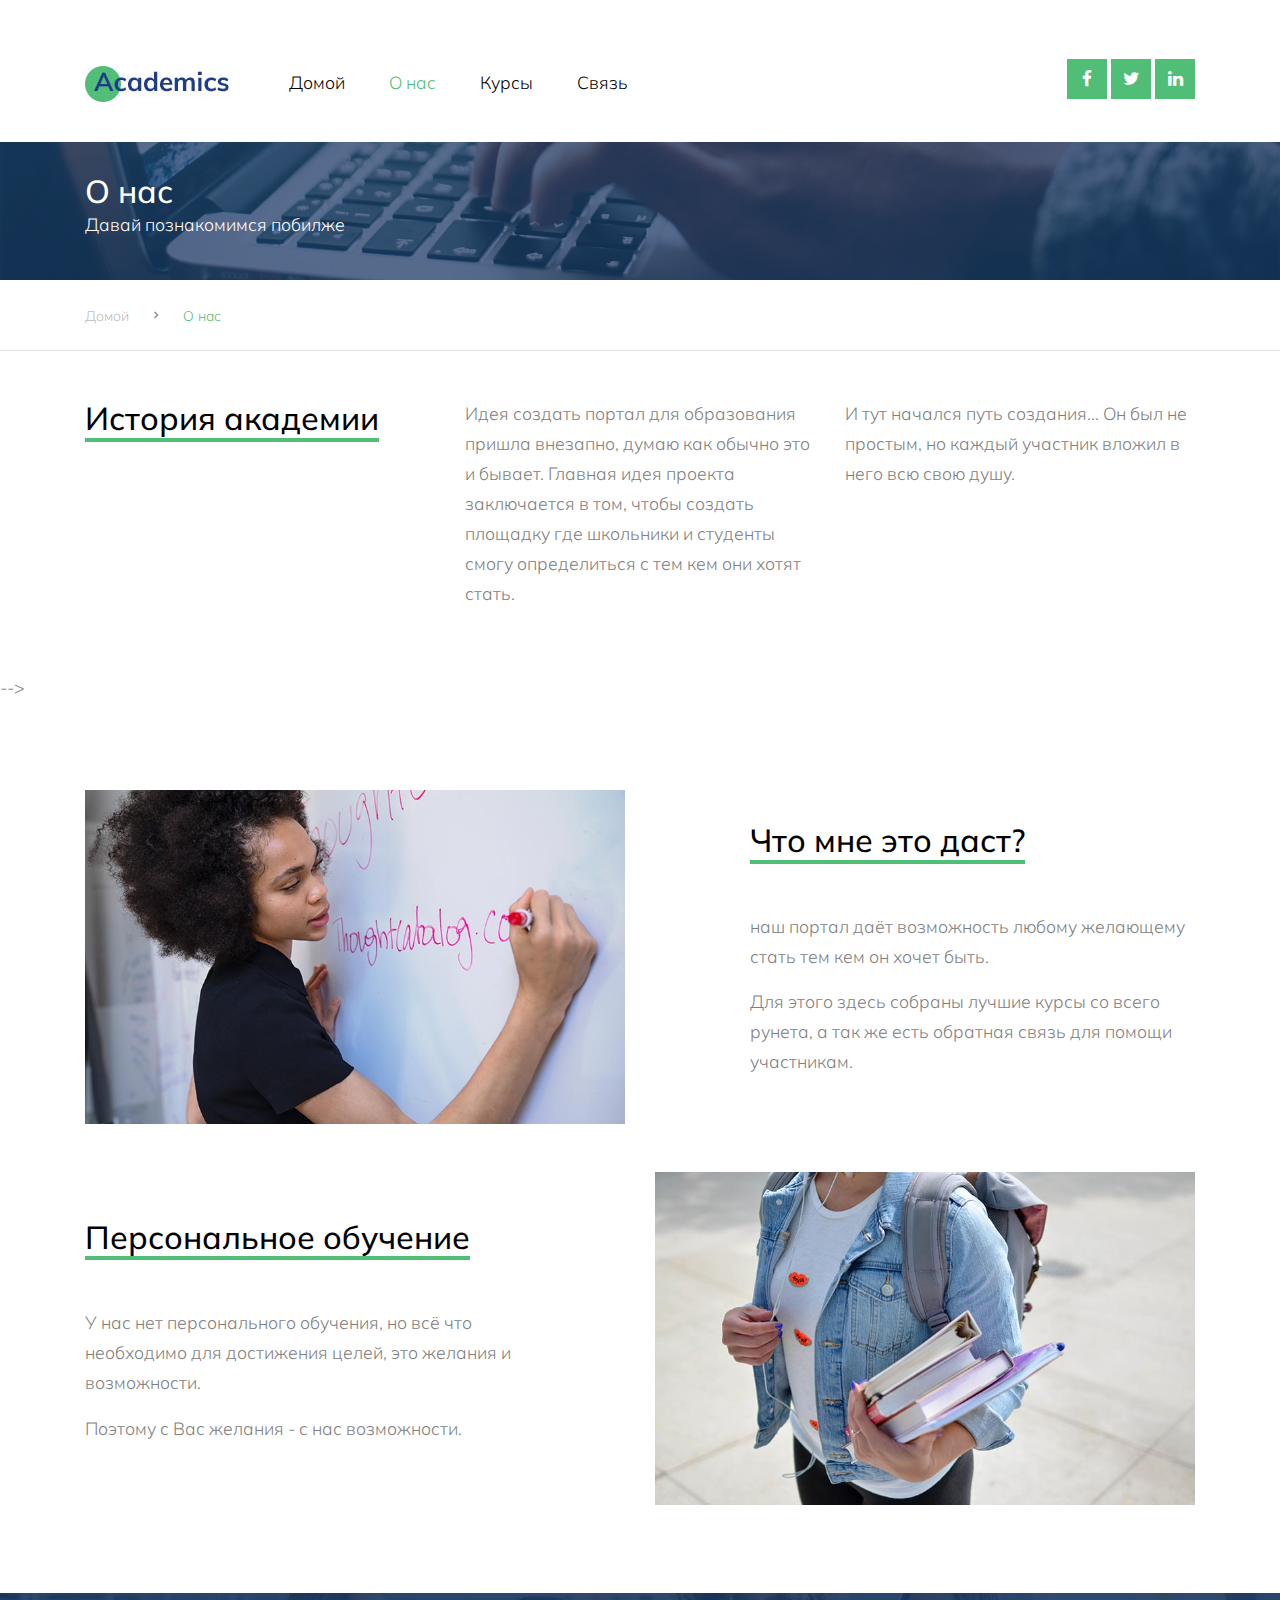
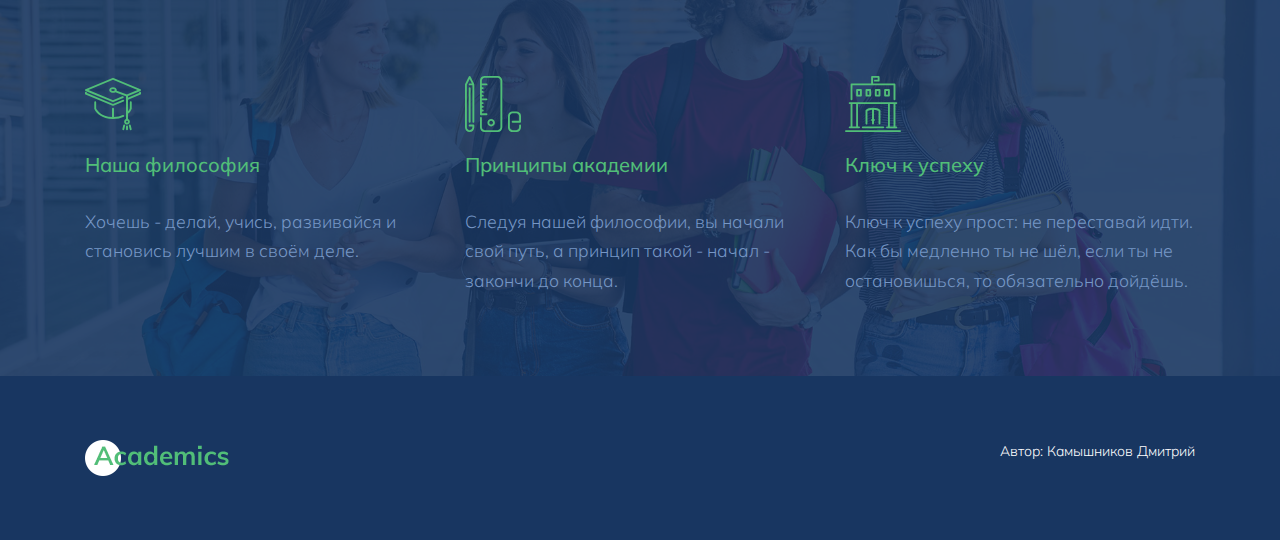
<file: about.html>
<!DOCTYPE html>
<html lang="ru">

<head>
  <title>Академия &mdash; Портал развития</title>
  <meta charset="utf-8">
  <meta name="viewport" content="width=device-width, initial-scale=1, shrink-to-fit=no">


  <link href="https://fonts.googleapis.com/css?family=Muli:300,400,700,900" rel="stylesheet">
  <link rel="stylesheet" href="fonts/icomoon/style.css">

  <link rel="stylesheet" href="css/bootstrap.min.css">
  <link rel="stylesheet" href="css/jquery-ui.css">
  <link rel="stylesheet" href="css/owl.carousel.min.css">
  <link rel="stylesheet" href="css/owl.theme.default.min.css">
  <link rel="stylesheet" href="css/owl.theme.default.min.css">

  <link rel="stylesheet" href="css/jquery.fancybox.min.css">

  <link rel="stylesheet" href="css/bootstrap-datepicker.css">

  <link rel="stylesheet" href="fonts/flaticon/font/flaticon.css">

  <link rel="stylesheet" href="css/aos.css">
  <link href="css/jquery.mb.YTPlayer.min.css" media="all" rel="stylesheet" type="text/css">

  <link rel="stylesheet" href="css/style.css">



</head>

<body data-spy="scroll" data-target=".site-navbar-target" data-offset="300">

  <div class="site-wrap">

    <div class="site-mobile-menu site-navbar-target">
      <div class="site-mobile-menu-header">
        <div class="site-mobile-menu-close mt-3">
          <span class="icon-close2 js-menu-toggle"></span>
        </div>
      </div>
      <div class="site-mobile-menu-body"></div>
    </div>


    
    <header class="site-navbar py-4 js-sticky-header site-navbar-target" role="banner">

      <div class="container">
        <div class="d-flex align-items-center">
          <div class="site-logo">
            <a href="index.html" class="d-block">
              <img src="images/logo.jpg" alt="Image" class="img-fluid">
            </a>
          </div>
          <div class="mr-auto">
            <nav class="site-navigation position-relative text-right" role="navigation">
              <ul class="site-menu main-menu js-clone-nav mr-auto d-none d-lg-block">
                <li>
                  <a href="index.html" class="nav-link text-left">Домой</a>
                </li>
                <li class="has-children active">
                  <a href="about.html" class="nav-link text-left">О нас</a>
                </li>
                <li>
                  <a href="courses.html" class="nav-link text-left">Курсы</a>
                </li>
                <li>
                    <a href="contact.html" class="nav-link text-left">Связь</a>
                  </li>
              </ul>                                                                                                                                                                                                                                                                                          </ul>
            </nav>

          </div>
          <div class="ml-auto">
            <div class="social-wrap">
              <a href="#"><span class="icon-facebook"></span></a>
              <a href="#"><span class="icon-twitter"></span></a>
              <a href="#"><span class="icon-linkedin"></span></a>

              <a href="#" class="d-inline-block d-lg-none site-menu-toggle js-menu-toggle text-black"><span
                class="icon-menu h3"></span></a>
            </div>
          </div>
         
        </div>
      </div>

    </header>

    
    <div class="site-section ftco-subscribe-1 site-blocks-cover pb-4" style="background-image: url('images/bg_1.jpg')">
        <div class="container">
          <div class="row align-items-end" style="margin-top:60px">
            <div class="col-lg-7">
              <h2 class="mb-0">О нас</h2>
              <p>Давай познакомимся побилже</p>
            </div>
          </div>
        </div>
      </div> 
    

    <div class="custom-breadcrumns border-bottom">
      <div class="container">
        <a href="#">Домой</a>
        <span class="mx-3 icon-keyboard_arrow_right"></span>
        <span class="current">О нас</span>
      </div>
    </div>

    <div class="container pt-5 mb-5">
            <div class="row">
              <div class="col-lg-4">
                <h2 class="section-title-underline">
                  <span>История академии</span>
                </h2>
              </div>
              <div class="col-lg-4">
                <p>Идея создать портал для образования пришла внезапно, думаю как обычно это и бывает. Главная идея проекта заключается в том, чтобы создать площадку где школьники и студенты смогу определиться с тем кем они хотят стать.</p>
              </div>
              <div class="col-lg-4">
                <p>И тут начался путь создания... Он был не простым, но каждый участник вложил в него всю свою душу.</p>
              </div>
            </div>
          </div> -->

    <div class="site-section">
        <div class="container">
            <div class="row mb-5">
                <div class="col-lg-6 mb-lg-0 mb-4">
                    <img src="images/course_4.jpg" alt="Image" class="img-fluid"> 
                </div>
                <div class="col-lg-5 ml-auto align-self-center">
                    <h2 class="section-title-underline mb-5">
                        <span>Что мне это даст?</span>
                    </h2>
                    <p>наш портал даёт возможность любому желающему стать тем кем он хочет быть.</p>
                    <p>Для этого здесь собраны лучшие курсы со всего рунета, а так же есть обратная связь для помощи участникам.</p>
                </div>
            </div>

            <div class="row">
                    <div class="col-lg-6 order-1 order-lg-2 mb-4 mb-lg-0">
                        <img src="images/course_5.jpg" alt="Image" class="img-fluid"> 
                    </div>
                    <div class="col-lg-5 mr-auto align-self-center order-2 order-lg-1">
                        <h2 class="section-title-underline mb-5">
                            <span>Персональное обучение</span>
                        </h2>
                        <p>У нас нет персонального обучения, но всё что необходимо для достижения целей, это желания и возможности.</p>
                        <p>Поэтому с Вас желания - с нас возможности.</p>
                    </div>
                </div>
        </div>
    </div>

    <div class="section-bg style-1" style="background-image: url('images/hero_1.jpg');">
      <div class="container">
        <div class="row">
          <div class="col-lg-4 col-md-6 mb-5 mb-lg-0">
            <span class="icon flaticon-mortarboard"></span>
            <h3>Наша философия</h3>
            <p>Хочешь - делай, учись, развивайся и становись лучшим в своём деле.</p>
          </div>
          <div class="col-lg-4 col-md-6 mb-5 mb-lg-0">
            <span class="icon flaticon-school-material"></span>
            <h3>Принципы академии</h3>
            <p>Следуя нашей философии, вы начали свой путь, а принцип такой - начал - закончи до конца.</p>
          </div>
          <div class="col-lg-4 col-md-6 mb-5 mb-lg-0">
            <span class="icon flaticon-library"></span>
            <h3>Ключ к успеху</h3>
            <p>Ключ к успеху прост: не переставай идти. Как бы медленно ты не шёл, если ты не остановишься, то обязательно дойдёшь.</p>
          </div>
        </div>
      </div>
    </div>


    <div class="footer">
      <div class="container">
        <p class="mb-4 footer_img">
          <img src="images/logo.png" alt="Image" class="img-fluid">
          <span>Автор: Камышников Дмитрий</span>
        </p>
      </div>
    </div>
    

  </div>
  <!-- .site-wrap -->

  <!-- loader -->
  <div id="loader" class="show fullscreen"><svg class="circular" width="48px" height="48px"><circle class="path-bg" cx="24" cy="24" r="22" fill="none" stroke-width="4" stroke="#eeeeee"/><circle class="path" cx="24" cy="24" r="22" fill="none" stroke-width="4" stroke-miterlimit="10" stroke="#51be78"/></svg></div>

  <script src="js/jquery-3.3.1.min.js"></script>
  <script src="js/jquery-migrate-3.0.1.min.js"></script>
  <script src="js/jquery-ui.js"></script>
  <script src="js/popper.min.js"></script>
  <script src="js/bootstrap.min.js"></script>
  <script src="js/owl.carousel.min.js"></script>
  <script src="js/jquery.stellar.min.js"></script>
  <script src="js/jquery.countdown.min.js"></script>
  <script src="js/bootstrap-datepicker.min.js"></script>
  <script src="js/jquery.easing.1.3.js"></script>
  <script src="js/aos.js"></script>
  <script src="js/jquery.fancybox.min.js"></script>
  <script src="js/jquery.sticky.js"></script>
  <script src="js/jquery.mb.YTPlayer.min.js"></script>




  <script src="js/main.js"></script>

</body>

</html>
</file>
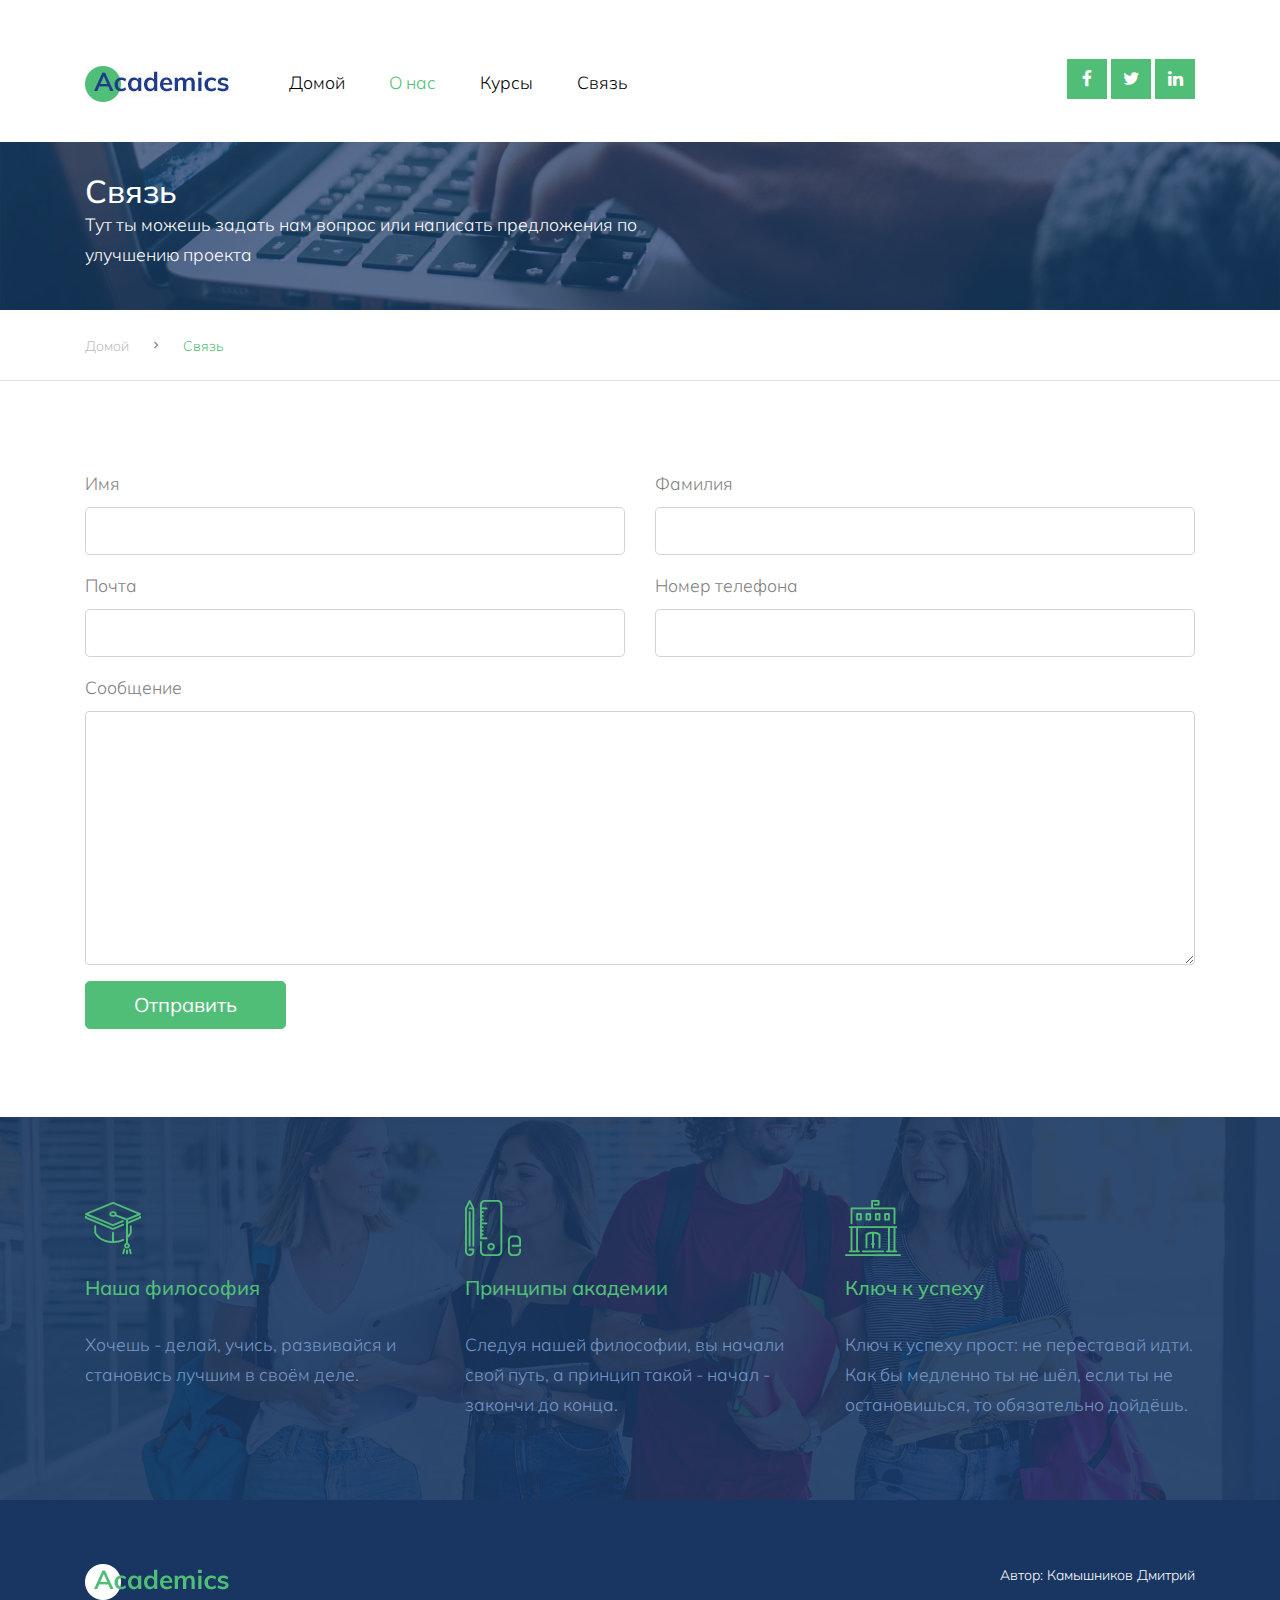
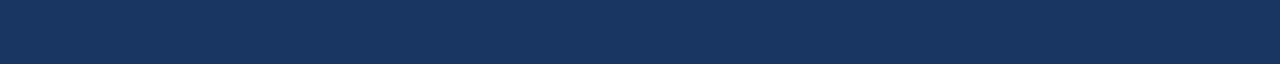
<file: contact.html>
<!DOCTYPE html>
<html lang="ru">

<head>
  <title>Академия &mdash; Портал развития</title>
  <meta charset="utf-8">
  <meta name="viewport" content="width=device-width, initial-scale=1, shrink-to-fit=no">


  <link href="https://fonts.googleapis.com/css?family=Muli:300,400,700,900" rel="stylesheet">
  <link rel="stylesheet" href="fonts/icomoon/style.css">

  <link rel="stylesheet" href="css/bootstrap.min.css">
  <link rel="stylesheet" href="css/jquery-ui.css">
  <link rel="stylesheet" href="css/owl.carousel.min.css">
  <link rel="stylesheet" href="css/owl.theme.default.min.css">
  <link rel="stylesheet" href="css/owl.theme.default.min.css">

  <link rel="stylesheet" href="css/jquery.fancybox.min.css">

  <link rel="stylesheet" href="css/bootstrap-datepicker.css">

  <link rel="stylesheet" href="fonts/flaticon/font/flaticon.css">

  <link rel="stylesheet" href="css/aos.css">
  <link href="css/jquery.mb.YTPlayer.min.css" media="all" rel="stylesheet" type="text/css">

  <link rel="stylesheet" href="css/style.css">



</head>

<body data-spy="scroll" data-target=".site-navbar-target" data-offset="300">

  <div class="site-wrap">

    <div class="site-mobile-menu site-navbar-target">
      <div class="site-mobile-menu-header">
        <div class="site-mobile-menu-close mt-3">
          <span class="icon-close2 js-menu-toggle"></span>
        </div>
      </div>
      <div class="site-mobile-menu-body"></div>
    </div>

    <header class="site-navbar py-4 js-sticky-header site-navbar-target" role="banner">

      <div class="container">
        <div class="d-flex align-items-center">
          <div class="site-logo">
            <a href="index.html" class="d-block">
              <img src="images/logo.jpg" alt="Image" class="img-fluid">
            </a>
          </div>
          <div class="mr-auto">
            <nav class="site-navigation position-relative text-right" role="navigation">
              <ul class="site-menu main-menu js-clone-nav mr-auto d-none d-lg-block">
                <li>
                  <a href="index.html" class="nav-link text-left">Домой</a>
                </li>
                <li class="has-children active">
                  <a href="about.html" class="nav-link text-left">О нас</a>
                </li>
                <li>
                  <a href="courses.html" class="nav-link text-left">Курсы</a>
                </li>
                <li>
                    <a href="contact.html" class="nav-link text-left">Связь</a>
                  </li>
              </ul>                                                                                                                                                                                                                                                                                          </ul>
            </nav>

          </div>
          <div class="ml-auto">
            <div class="social-wrap">
              <a href="#"><span class="icon-facebook"></span></a>
              <a href="#"><span class="icon-twitter"></span></a>
              <a href="#"><span class="icon-linkedin"></span></a>

              <a href="#" class="d-inline-block d-lg-none site-menu-toggle js-menu-toggle text-black"><span
                class="icon-menu h3"></span></a>
            </div>
          </div>
         
        </div>
      </div>

    </header>

    
    <div class="site-section ftco-subscribe-1 site-blocks-cover pb-4" style="background-image: url('images/bg_1.jpg')">
      <div class="container">
        <div class="row align-items-end" style="margin-top:60px">
          <div class="col-lg-7">
            <h2 class="mb-0">Связь</h2>
            <p>Тут ты можешь задать нам вопрос или написать предложения по улучшению проекта</p>
          </div>
        </div>
      </div>
    </div> 
    

    <div class="custom-breadcrumns border-bottom">
      <div class="container">
        <a href="index.html">Домой</a>
        <span class="mx-3 icon-keyboard_arrow_right"></span>
        <span class="current">Связь</span>
      </div>
    </div>

    <div class="site-section">
        <div class="container">
            <div class="row">
                <div class="col-md-6 form-group">
                    <label for="fname">Имя</label>
                    <input type="text" id="fname" class="form-control form-control-lg">
                </div>
                <div class="col-md-6 form-group">
                    <label for="lname">Фамилия</label>
                    <input type="text" id="lname" class="form-control form-control-lg">
                </div>
            </div>
            <div class="row">
                <div class="col-md-6 form-group">
                    <label for="eaddress">Почта</label>
                    <input type="text" id="eaddress" class="form-control form-control-lg">
                </div>
                <div class="col-md-6 form-group">
                    <label for="tel">Номер телефона</label>
                    <input type="text" id="tel" class="form-control form-control-lg">
                </div>
            </div>
            <div class="row">
                <div class="col-md-12 form-group">
                    <label for="message">Сообщение</label>
                    <textarea name="" id="message" cols="30" rows="10" class="form-control"></textarea>
                </div>
            </div>

            <div class="row">
                <div class="col-12">
                    <input type="submit" value="Отправить" class="btn btn-primary btn-lg px-5">
                </div>
            </div>
        </div>
    </div>

    <div class="section-bg style-1" style="background-image: url('images/hero_1.jpg');">
      <div class="container">
        <div class="row">
          <div class="col-lg-4 col-md-6 mb-5 mb-lg-0">
            <span class="icon flaticon-mortarboard"></span>
            <h3>Наша философия</h3>
            <p>Хочешь - делай, учись, развивайся и становись лучшим в своём деле.</p>
          </div>
          <div class="col-lg-4 col-md-6 mb-5 mb-lg-0">
            <span class="icon flaticon-school-material"></span>
            <h3>Принципы академии</h3>
            <p>Следуя нашей философии, вы начали свой путь, а принцип такой - начал - закончи до конца.</p>
          </div>
          <div class="col-lg-4 col-md-6 mb-5 mb-lg-0">
            <span class="icon flaticon-library"></span>
            <h3>Ключ к успеху</h3>
            <p>Ключ к успеху прост: не переставай идти. Как бы медленно ты не шёл, если ты не остановишься, то обязательно дойдёшь.</p>
          </div>
        </div>
      </div>
    </div>


    <div class="footer">
      <div class="container">
        <p class="mb-4 footer_img">
          <img src="images/logo.png" alt="Image" class="img-fluid">
          <span>Автор: Камышников Дмитрий</span>
        </p>
      </div>
    </div>
  <!-- .site-wrap -->

  <!-- loader -->
  <div id="loader" class="show fullscreen"><svg class="circular" width="48px" height="48px"><circle class="path-bg" cx="24" cy="24" r="22" fill="none" stroke-width="4" stroke="#eeeeee"/><circle class="path" cx="24" cy="24" r="22" fill="none" stroke-width="4" stroke-miterlimit="10" stroke="#51be78"/></svg></div>

  <script src="js/jquery-3.3.1.min.js"></script>
  <script src="js/jquery-migrate-3.0.1.min.js"></script>
  <script src="js/jquery-ui.js"></script>
  <script src="js/popper.min.js"></script>
  <script src="js/bootstrap.min.js"></script>
  <script src="js/owl.carousel.min.js"></script>
  <script src="js/jquery.stellar.min.js"></script>
  <script src="js/jquery.countdown.min.js"></script>
  <script src="js/bootstrap-datepicker.min.js"></script>
  <script src="js/jquery.easing.1.3.js"></script>
  <script src="js/aos.js"></script>
  <script src="js/jquery.fancybox.min.js"></script>
  <script src="js/jquery.sticky.js"></script>
  <script src="js/jquery.mb.YTPlayer.min.js"></script>




  <script src="js/main.js"></script>

</body>

</html>
</file>
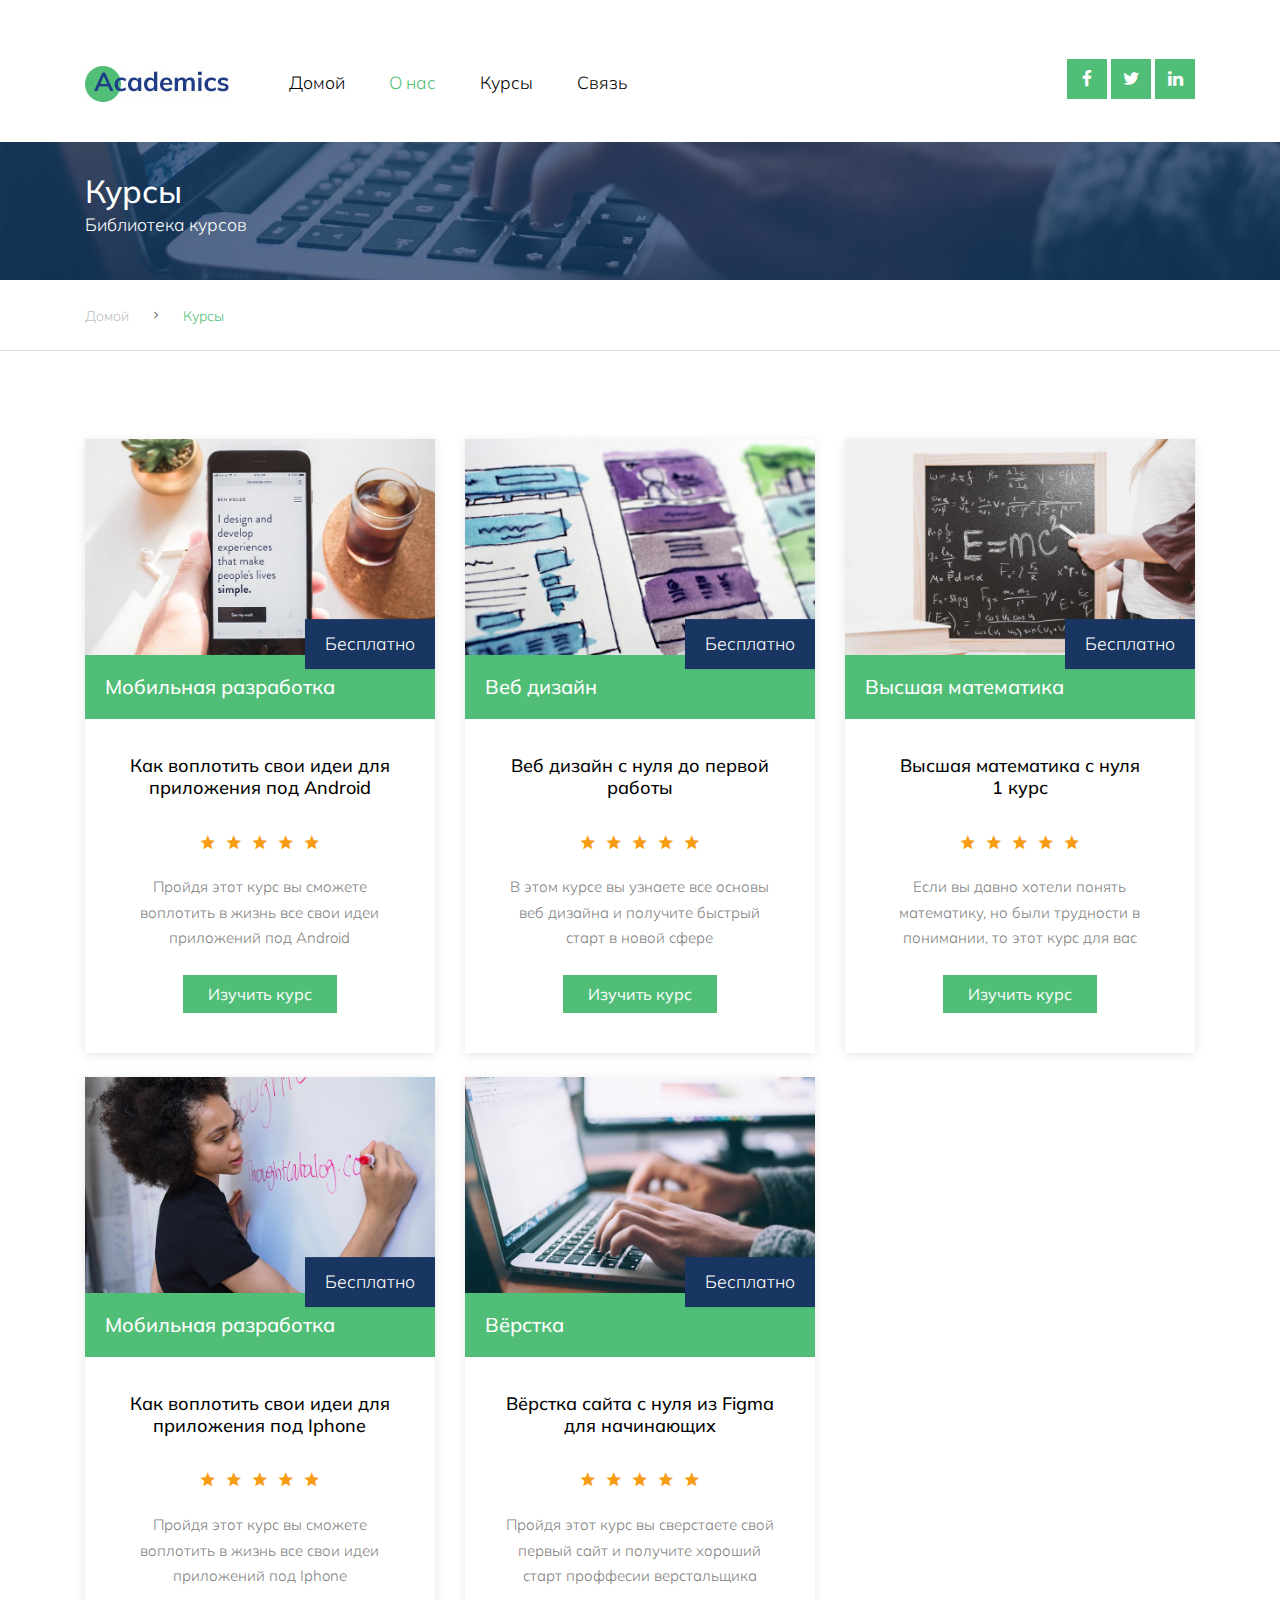
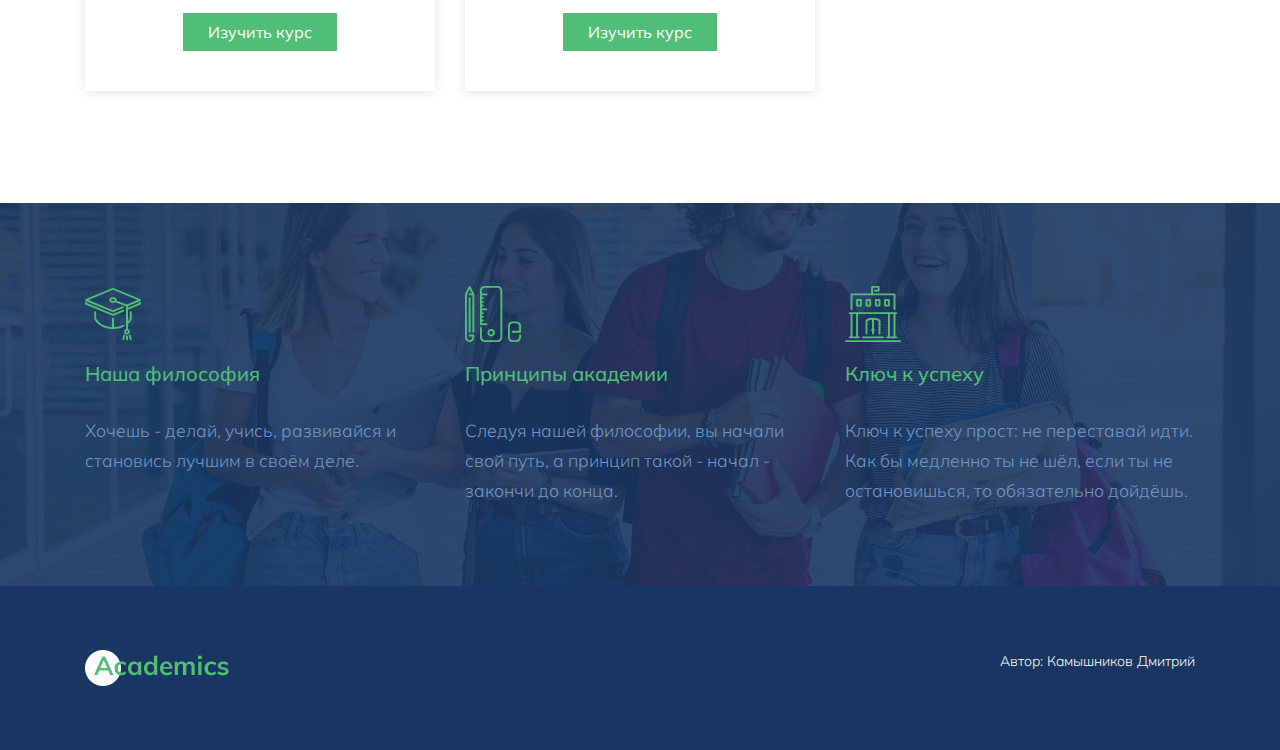
<file: courses.html>
<!DOCTYPE html>
<html lang="ru">

<head>
  <title>Академия &mdash; Портал развития</title>
  <meta charset="utf-8">
  <meta name="viewport" content="width=device-width, initial-scale=1, shrink-to-fit=no">


  <link href="https://fonts.googleapis.com/css?family=Muli:300,400,700,900" rel="stylesheet">
  <link rel="stylesheet" href="fonts/icomoon/style.css">

  <link rel="stylesheet" href="css/bootstrap.min.css">
  <link rel="stylesheet" href="css/jquery-ui.css">
  <link rel="stylesheet" href="css/owl.carousel.min.css">
  <link rel="stylesheet" href="css/owl.theme.default.min.css">
  <link rel="stylesheet" href="css/owl.theme.default.min.css">

  <link rel="stylesheet" href="css/jquery.fancybox.min.css">

  <link rel="stylesheet" href="css/bootstrap-datepicker.css">

  <link rel="stylesheet" href="fonts/flaticon/font/flaticon.css">

  <link rel="stylesheet" href="css/aos.css">
  <link href="css/jquery.mb.YTPlayer.min.css" media="all" rel="stylesheet" type="text/css">

  <link rel="stylesheet" href="css/style.css">



</head>

<body data-spy="scroll" data-target=".site-navbar-target" data-offset="300">

  <div class="site-wrap">

    <div class="site-mobile-menu site-navbar-target">
      <div class="site-mobile-menu-header">
        <div class="site-mobile-menu-close mt-3">
          <span class="icon-close2 js-menu-toggle"></span>
        </div>
      </div>
      <div class="site-mobile-menu-body"></div>
    </div>

    <header class="site-navbar py-4 js-sticky-header site-navbar-target" role="banner">

      <div class="container">
        <div class="d-flex align-items-center">
          <div class="site-logo">
            <a href="index.html" class="d-block">
              <img src="images/logo.jpg" alt="Image" class="img-fluid">
            </a>
          </div>
          <div class="mr-auto">
            <nav class="site-navigation position-relative text-right" role="navigation">
              <ul class="site-menu main-menu js-clone-nav mr-auto d-none d-lg-block">
                <li>
                  <a href="index.html" class="nav-link text-left">Домой</a>
                </li>
                <li class="has-children active">
                  <a href="about.html" class="nav-link text-left">О нас</a>
                </li>
                <li>
                  <a href="courses.html" class="nav-link text-left">Курсы</a>
                </li>
                <li>
                    <a href="contact.html" class="nav-link text-left">Связь</a>
                  </li>
              </ul>                                                                                                                                                                                                                                                                                          </ul>
            </nav>

          </div>
          <div class="ml-auto">
            <div class="social-wrap">
              <a href="#"><span class="icon-facebook"></span></a>
              <a href="#"><span class="icon-twitter"></span></a>
              <a href="#"><span class="icon-linkedin"></span></a>

              <a href="#" class="d-inline-block d-lg-none site-menu-toggle js-menu-toggle text-black"><span
                class="icon-menu h3"></span></a>
            </div>
          </div>
         
        </div>
      </div>

    </header>

    
    <div class="site-section ftco-subscribe-1 site-blocks-cover pb-4" style="background-image: url('images/bg_1.jpg')">
      <div class="container">
        <div class="row align-items-end" style="margin-top:60px">
          <div class="col-lg-7">
            <h2 class="mb-0">Курсы</h2>
            <p>Библиотека курсов</p>
          </div>
        </div>
      </div>
    </div> 
    

    <div class="custom-breadcrumns border-bottom">
      <div class="container">
        <a href="index.html">Домой</a>
        <span class="mx-3 icon-keyboard_arrow_right"></span>
        <span class="current">Курсы</span>
      </div>
    </div>

    <div class="site-section">
        <div class="container">
            <div class="row">
                <div class="col-lg-4 col-md-6 mb-4">
                    <div class="course-1-item">
                        <figure class="thumnail">
                        <a href="https://www.youtube.com/watch?v=ac8y518CIng&list=PLyfVjOYzujugap6Rf3ETNKkx4v9ePllNK&index=1"><img src="images/course_1.jpg" alt="Image" class="img-fluid"></a>
                        <div class="price">Бесплатно</div>
                        <div class="category"><h3>Мобильная разработка</h3></div>  
                        </figure>
                        <div class="course-1-content pb-4">
                        <h2>Как воплотить свои идеи для приложения под Android</h2>
                        <div class="rating text-center mb-3">
                            <span class="icon-star2 text-warning"></span>
                            <span class="icon-star2 text-warning"></span>
                            <span class="icon-star2 text-warning"></span>
                            <span class="icon-star2 text-warning"></span>
                            <span class="icon-star2 text-warning"></span>
                        </div>
                        <p class="desc mb-4">Пройдя этот курс вы сможете воплотить в жизнь все свои идеи приложений под Android</p>
                        <p><a href="https://www.youtube.com/watch?v=ac8y518CIng&list=PLyfVjOYzujugap6Rf3ETNKkx4v9ePllNK&index=1" class="btn btn-primary rounded-0 px-4">Изучить курс</a></p>
                        </div>
                    </div>
                </div>

                <div class="col-lg-4 col-md-6 mb-4">
                    <div class="course-1-item">
                        <figure class="thumnail">
                                <a href="https://www.youtube.com/watch?v=Wq0CyDOhPfM&list=PLci-3iDpy3ru3sYYDfilFDBF9TM4IJL1a"><img src="images/course_2.jpg" alt="Image" class="img-fluid"></a>
                        <div class="price">Бесплатно</div>
                        <div class="category"><h3>Веб дизайн</h3></div>  
                        </figure>
                        <div class="course-1-content pb-4">
                        <h2>Веб дизайн с нуля до первой работы</h2>
                        <div class="rating text-center mb-3">
                            <span class="icon-star2 text-warning"></span>
                            <span class="icon-star2 text-warning"></span>
                            <span class="icon-star2 text-warning"></span>
                            <span class="icon-star2 text-warning"></span>
                            <span class="icon-star2 text-warning"></span>
                        </div>
                        <p class="desc mb-4">В этом курсе вы узнаете все основы веб дизайна и получите быстрый старт в новой сфере</p>
                        <p><a href="https://www.youtube.com/watch?v=Wq0CyDOhPfM&list=PLci-3iDpy3ru3sYYDfilFDBF9TM4IJL1a" class="btn btn-primary rounded-0 px-4">Изучить курс</a></p>
                        </div>
                    </div>
                </div>

                <div class="col-lg-4 col-md-6 mb-4">
                    <div class="course-1-item">
                        <figure class="thumnail">
                                <a href="https://www.youtube.com/watch?v=EbKZXH3mvdM&list=PLBnDGoKqP7bYqGeF1tB_f0AdReyMcpq08"><img src="images/course_3.jpg" alt="Image" class="img-fluid"></a>
                        <div class="price">Бесплатно</div>
                        <div class="category"><h3>Высшая математика</h3></div>  
                        </figure>
                        <div class="course-1-content pb-4">
                        <h2>Высшая математика с нуля <br>1 курс</h2>
                        <div class="rating text-center mb-3">
                            <span class="icon-star2 text-warning"></span>
                            <span class="icon-star2 text-warning"></span>
                            <span class="icon-star2 text-warning"></span>
                            <span class="icon-star2 text-warning"></span>
                            <span class="icon-star2 text-warning"></span>
                        </div>
                        <p class="desc mb-4">Если вы давно хотели понять математику, но были трудности в понимании, то этот курс для вас</p>
                        <p><a href="https://www.youtube.com/watch?v=EbKZXH3mvdM&list=PLBnDGoKqP7bYqGeF1tB_f0AdReyMcpq08" class="btn btn-primary rounded-0 px-4">Изучить курс</a></p>
                        </div>
                    </div>
                </div>


                <div class="col-lg-4 col-md-6 mb-4">
                    <div class="course-1-item">
                        <figure class="thumnail">
                                <a href="https://www.youtube.com/watch?v=SQ1iVYvffuc&list=PLRJuPW6BGThue5qX6AkARnqc8o_80fbQA"><img src="images/course_4.jpg" alt="Image" class="img-fluid"></a>
                        <div class="price">Бесплатно</div>
                        <div class="category"><h3>Мобильная разработка</h3></div>  
                        </figure>
                        <div class="course-1-content pb-4">
                        <h2>Как воплотить свои идеи для приложения под Iphone</h2>
                        <div class="rating text-center mb-3">
                            <span class="icon-star2 text-warning"></span>
                            <span class="icon-star2 text-warning"></span>
                            <span class="icon-star2 text-warning"></span>
                            <span class="icon-star2 text-warning"></span>
                            <span class="icon-star2 text-warning"></span>
                        </div>
                        <p class="desc mb-4">Пройдя этот курс вы сможете воплотить в жизнь все свои идеи приложений под Iphone</p>
                      <p><a href="https://www.youtube.com/watch?v=SQ1iVYvffuc&list=PLRJuPW6BGThue5qX6AkARnqc8o_80fbQA" class="btn btn-primary rounded-0 px-4">Изучить курс</a></p>
                        </div>
                    </div>
                </div>

                <div class="col-lg-4 col-md-6 mb-4">
                    <div class="course-1-item">
                        <figure class="thumnail">
                                <a href="course-single.html"><img src="images/course_6.jpg" alt="Image" class="img-fluid"></a>
                        <div class="price">Бесплатно</div>
                        <div class="category"><h3>Вёрстка</h3></div>  
                        </figure>
                        <div class="course-1-content pb-4">
                          <h2>Вёрстка сайта с нуля из Figma для начинающих</h2>
                        <div class="rating text-center mb-3">
                            <span class="icon-star2 text-warning"></span>
                            <span class="icon-star2 text-warning"></span>
                            <span class="icon-star2 text-warning"></span>
                            <span class="icon-star2 text-warning"></span>
                            <span class="icon-star2 text-warning"></span>
                        </div>
                        <p class="desc mb-4">Пройдя этот курс вы сверстаете свой первый сайт и получите хороший старт проффесии верстальщика</p>
                      <p><a href="https://www.youtube.com/watch?v=OkNfBnq_c7c&list=PL5_s7xdj2Vsw-bCx5nOZJMFIiHwRgok--&index=1" class="btn btn-primary rounded-0 px-4">Изучить курс</a></p>
                        </div>
                    </div>
                </div>

            </div>
        </div>
    </div>

    <div class="section-bg style-1" style="background-image: url('images/hero_1.jpg');">
      <div class="container">
        <div class="row">
          <div class="col-lg-4 col-md-6 mb-5 mb-lg-0">
            <span class="icon flaticon-mortarboard"></span>
            <h3>Наша философия</h3>
            <p>Хочешь - делай, учись, развивайся и становись лучшим в своём деле.</p>
          </div>
          <div class="col-lg-4 col-md-6 mb-5 mb-lg-0">
            <span class="icon flaticon-school-material"></span>
            <h3>Принципы академии</h3>
            <p>Следуя нашей философии, вы начали свой путь, а принцип такой - начал - закончи до конца.</p>
          </div>
          <div class="col-lg-4 col-md-6 mb-5 mb-lg-0">
            <span class="icon flaticon-library"></span>
            <h3>Ключ к успеху</h3>
            <p>Ключ к успеху прост: не переставай идти. Как бы медленно ты не шёл, если ты не остановишься, то обязательно дойдёшь.</p>
          </div>
        </div>
      </div>
    </div>


    <div class="footer">
      <div class="container">
        <p class="mb-4 footer_img">
          <img src="images/logo.png" alt="Image" class="img-fluid">
          <span>Автор: Камышников Дмитрий</span>
        </p>
      </div>
    </div>
  <!-- .site-wrap -->

  <!-- loader -->
  <div id="loader" class="show fullscreen"><svg class="circular" width="48px" height="48px"><circle class="path-bg" cx="24" cy="24" r="22" fill="none" stroke-width="4" stroke="#eeeeee"/><circle class="path" cx="24" cy="24" r="22" fill="none" stroke-width="4" stroke-miterlimit="10" stroke="#51be78"/></svg></div>

  <script src="js/jquery-3.3.1.min.js"></script>
  <script src="js/jquery-migrate-3.0.1.min.js"></script>
  <script src="js/jquery-ui.js"></script>
  <script src="js/popper.min.js"></script>
  <script src="js/bootstrap.min.js"></script>
  <script src="js/owl.carousel.min.js"></script>
  <script src="js/jquery.stellar.min.js"></script>
  <script src="js/jquery.countdown.min.js"></script>
  <script src="js/bootstrap-datepicker.min.js"></script>
  <script src="js/jquery.easing.1.3.js"></script>
  <script src="js/aos.js"></script>
  <script src="js/jquery.fancybox.min.js"></script>
  <script src="js/jquery.sticky.js"></script>
  <script src="js/jquery.mb.YTPlayer.min.js"></script>




  <script src="js/main.js"></script>

</body>

</html>
</file>
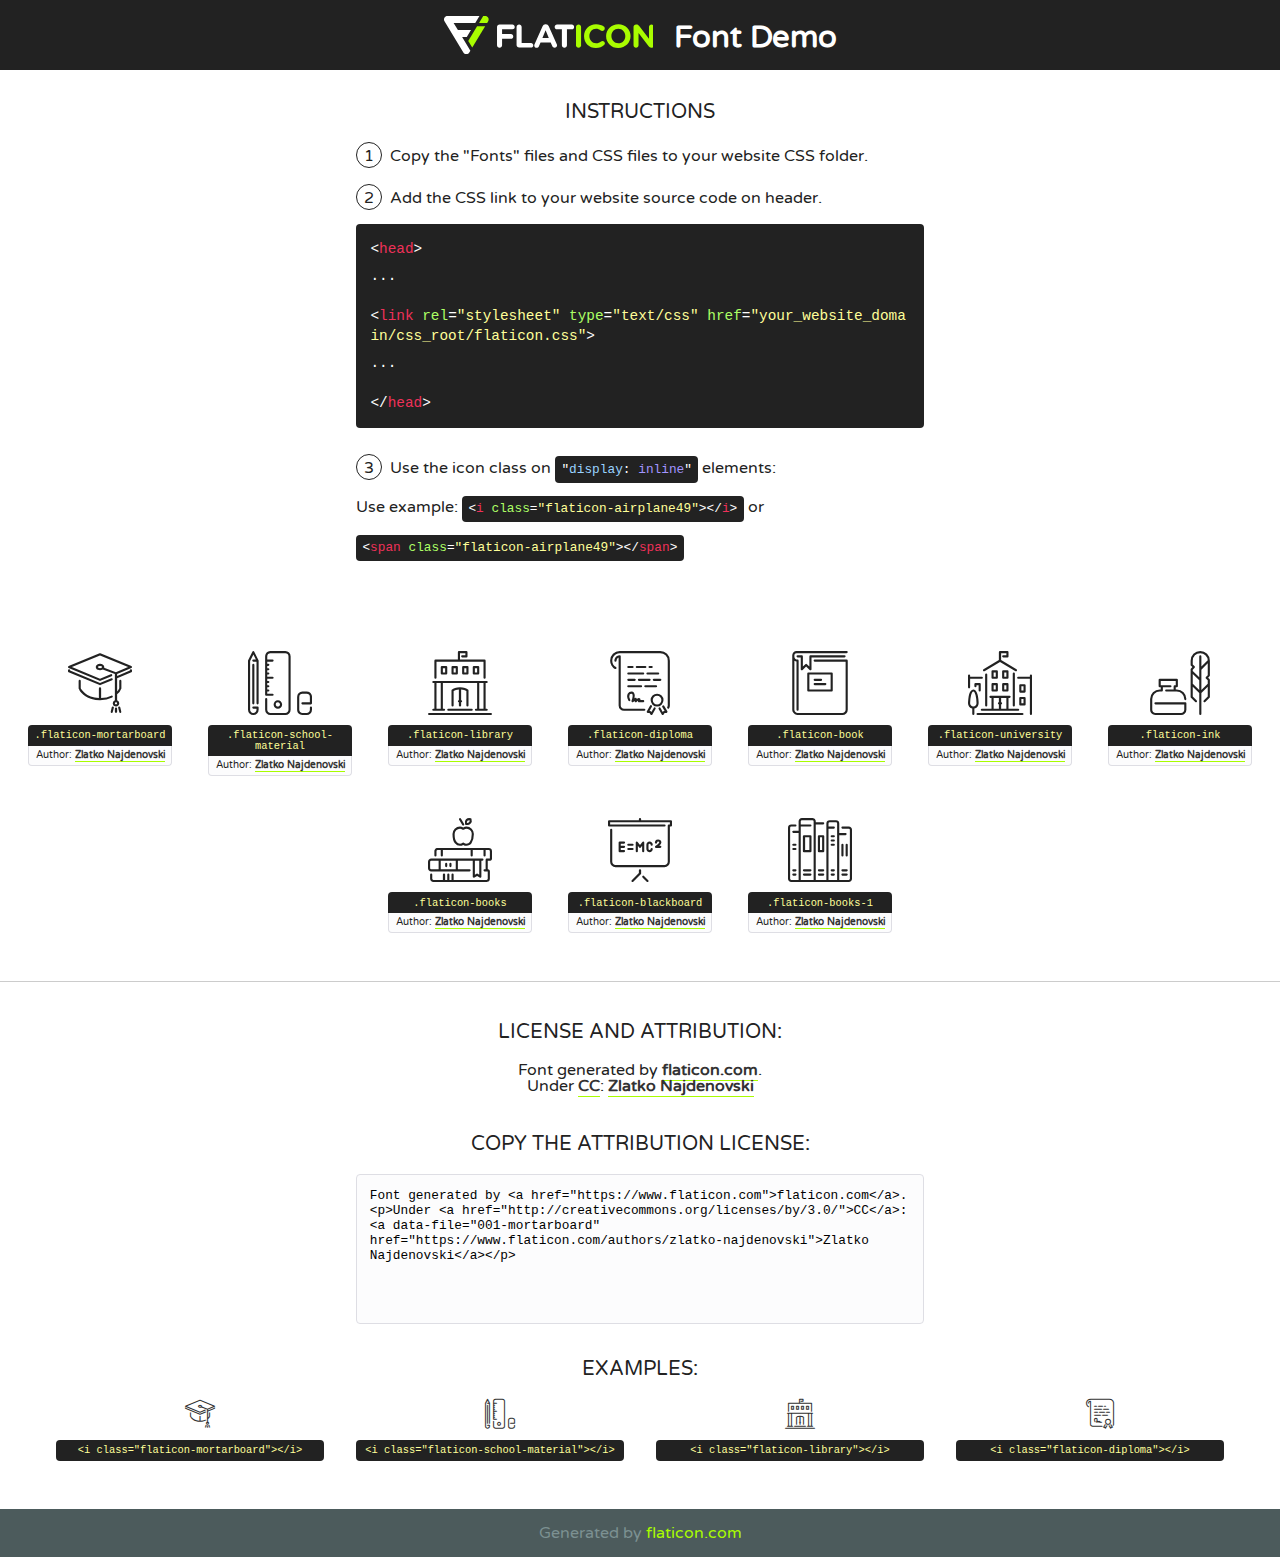
<file: fonts/flaticon/font/flaticon.html>
<!DOCTYPE html>
<!--
  Flaticon icon font: Flaticon
  Creation date: 07/06/2019 04:13
-->
<html>
<!DOCTYPE html>
<html>

<head>
    <title>Flaticon WebFont</title>
    <link href="http://fonts.googleapis.com/css?family=Varela+Round" rel="stylesheet" type="text/css" />
    <link rel="stylesheet" type="text/css" href="flaticon.css">
    <meta charset="UTF-8">
    <style>
    html, body, div, span, applet, object, iframe,
    h1, h2, h3, h4, h5, h6, p, blockquote, pre,
    a, abbr, acronym, address, big, cite, code,
    del, dfn, em, img, ins, kbd, q, s, samp,
    small, strike, strong, sub, sup, tt, var,
    b, u, i, center,
    dl, dt, dd, ol, ul, li,
    fieldset, form, label, legend,
    table, caption, tbody, tfoot, thead, tr, th, td,
    article, aside, canvas, details, embed, 
    figure, figcaption, footer, header, hgroup, 
    menu, nav, output, ruby, section, summary,
    time, mark, audio, video {
        margin: 0;
        padding: 0;
        border: 0;
        font-size: 100%;
        font: inherit;
        vertical-align: baseline;
    }
    /* HTML5 display-role reset for older browsers */
    article, aside, details, figcaption, figure, 
    footer, header, hgroup, menu, nav, section {
        display: block;
    }
    body {
        line-height: 1;
    }
    ol, ul {
        list-style: none;
    }
    blockquote, q {
        quotes: none;
    }
    blockquote:before, blockquote:after,
    q:before, q:after {
        content: '';
        content: none;
    }
    table {
        border-collapse: collapse;
        border-spacing: 0;
    }
    body {
        font-family: 'Varela Round', Helvetica, Arial, sans-serif;
        font-size: 16px;
        color: #222;
    }
    a {
        color: #333;
        border-bottom: 1px solid #a9fd00;
        font-weight: bold;
        text-decoration: none;
    }
    * {
        -moz-box-sizing: border-box;
        -webkit-box-sizing: border-box;
        box-sizing: border-box;
        margin: 0;
        padding: 0;
    }
    [class^="flaticon-"]:before, [class*=" flaticon-"]:before, [class^="flaticon-"]:after, [class*=" flaticon-"]:after {
        font-family: Flaticon;
        font-size: 30px;
        font-style: normal;
        margin-left: 20px;
        color: #333;
    }
    .wrapper {
        max-width: 600px;
        margin: auto;
        padding: 0 1em;
    }
    .title {
        font-size: 1.25em;
        text-align: center;
        margin-bottom: 1em;
        text-transform: uppercase;
    }
    header {
        text-align: center;
        background-color: #222;
        color: #fff;
        padding: 1em;
    }
    header .logo {
        width: 210px;
        height: 38px;
        display: inline-block;
        vertical-align: middle;
        margin-right: 1em;
        border: none;
    }
    header strong {
        font-size: 1.95em;
        font-weight: bold;
        vertical-align: middle;
        margin-top: 5px;
        display: inline-block;
    }
    .demo {
        margin: 2em auto;
        line-height: 1.25em;
    }
    .demo ul li {
        margin-bottom: 1em;
    }
    .demo ul li .num {
        color: #222;
        border-radius: 20px;
        display: inline-block;
        width: 26px;
        padding: 3px;
        height: 26px;
        text-align: center;
        margin-right: 0.5em;
        border: 1px solid #222;
    }
    .demo ul li code {
        background-color: #222;
        border-radius: 4px;
        padding: 0.25em 0.5em;
        display: inline-block;
        color: #fff;
        font-family: Consolas,Monaco,Lucida Console,Liberation Mono,DejaVu Sans Mono,Bitstream Vera Sans Mono,Courier New, monospace;
        font-weight: lighter;
        margin-top: 1em;
        font-size: 0.8em;
        word-break: break-all;
    }
    .demo ul li code.big {
        padding: 1em;
        font-size: 0.9em;
    }
    .demo ul li code .red {
        color: #EF3159;
    }
    .demo ul li code .green {
        color: #ACFF65;
    }
    .demo ul li code .yellow {
        color: #FFFF99;
    }
    .demo ul li code .blue {
        color: #99D3FF;
    }
    .demo ul li code .purple {
        color: #A295FF;
    }
    .demo ul li code .dots {
        margin-top: 0.5em;
        display: block;
    }
    #glyphs {
        border-bottom: 1px solid #ccc;
        padding: 2em 0;
        text-align: center;
    }
    .glyph {
        display: inline-block;
        width: 9em;
        margin: 1em;
        text-align: center;
        vertical-align: top;
        background: #FFF;
    }
    .glyph .glyph-icon {
        padding: 10px;
        display: block;
        font-family:"Flaticon";
        font-size: 64px;
        line-height: 1;
    }
    .glyph .glyph-icon:before {
        font-size: 64px;
        color: #222;
        margin-left: 0;
    }
    .class-name {
        font-size: 0.65em;
        background-color: #222;
        color: #fff;
        border-radius: 4px 4px 0 0;
        padding: 0.5em;
        color: #FFFF99;
        font-family: Consolas,Monaco,Lucida Console,Liberation Mono,DejaVu Sans Mono,Bitstream Vera Sans Mono,Courier New, monospace;
    }
    .author-name {
        font-size: 0.6em;
        background-color: #fcfcfd;
        border: 1px solid #DEDEE4;
        border-top: 0;
        border-radius: 0 0 4px 4px;
        padding: 0.5em;
    }
    .class-name:last-child {
        font-size: 10px;
        color:#888;
    }
    .class-name:last-child a {
        font-size: 10px;
        color:#555;
    }
    .class-name:last-child a:hover {
        color:#a9fd00;
    }
    .glyph > input {
        display: block;
        width: 100px;
        margin: 5px auto;
        text-align: center;
        font-size: 12px;
        cursor: text;
    }
    .glyph > input.icon-input {
        font-family:"Flaticon";
        font-size: 16px;
        margin-bottom: 10px;
    }
    .attribution .title {
        margin-top: 2em;
    }
    .attribution textarea {
        background-color: #fcfcfd;
        padding: 1em;
        border: none;
        box-shadow: none;
        border: 1px solid #DEDEE4;
        border-radius: 4px;
        resize: none;
        width: 100%;
        height: 150px;
        font-size: 0.8em;
        font-family: Consolas,Monaco,Lucida Console,Liberation Mono,DejaVu Sans Mono,Bitstream Vera Sans Mono,Courier New, monospace;
        -webkit-appearance: none;
    }
    .iconsuse {
        margin: 2em auto;
        text-align: center;
        max-width: 1200px;
    }
    .iconsuse:after {
        content: '';
        display: table;
        clear: both;
    }
    .iconsuse .image {
        float: left;
        width: 25%;
        padding: 0 1em;
    }
    .iconsuse .image p {
        margin-bottom: 1em;
    }
    .iconsuse .image span {
        display: block;
        font-size: 0.65em;
        background-color: #222;
        color: #fff;
        border-radius: 4px;
        padding: 0.5em;
        color: #FFFF99;
        margin-top: 1em;
        font-family: Consolas,Monaco,Lucida Console,Liberation Mono,DejaVu Sans Mono,Bitstream Vera Sans Mono,Courier New, monospace;
    }
    #footer {
        text-align: center;
        background-color: #4C5B5C;
        color: #7c9192;
        padding: 1em;
    }
    #footer a {
        border: none;
        color: #a9fd00;
        font-weight: normal;
    }
    @media (max-width: 960px) {
        .iconsuse .image {
            width: 50%;
        }
    }
    @media (max-width: 560px) {
        .iconsuse .image {
            width: 100%;
        }
    }
    </style>
</head>

<body class="characters-off">

    <header>
        <a href="https://www.flaticon.com" target="_blank" class="logo">
            <svg version="1.1" xmlns="http://www.w3.org/2000/svg" xmlns:xlink="http://www.w3.org/1999/xlink" xmlns:a="http://ns.adobe.com/AdobeSVGViewerExtensions/3.0/" viewBox="0 0 560.875 102.036" enable-background="new 0 0 560.875 102.036" xml:space="preserve">
                <defs>
                </defs>
                <g>
                    <g class="letters">
                        <path fill="#ffffff" d="M141.596,29.675c0-3.777,2.985-6.767,6.764-6.767h34.438c3.426,0,6.15,2.728,6.15,6.15
                        c0,3.43-2.724,6.149-6.15,6.149h-27.674v13.091h23.719c3.429,0,6.151,2.724,6.151,6.15c0,3.43-2.723,6.149-6.151,6.149h-23.719
                        v17.574c0,3.773-2.986,6.761-6.764,6.761c-3.779,0-6.764-2.989-6.764-6.761V29.675z"></path>
                        <path fill="#ffffff" d="M193.844,29.149c0-3.781,2.985-6.767,6.764-6.767c3.776,0,6.763,2.985,6.763,6.767v42.957h25.039
                        c3.426,0,6.149,2.726,6.149,6.153c0,3.425-2.723,6.15-6.149,6.15h-31.802c-3.779,0-6.764-2.986-6.764-6.768V29.149z"></path>
                        <path fill="#ffffff" d="M241.891,75.71l21.438-48.407c1.492-3.341,4.215-5.357,7.906-5.357h0.792
                        c3.686,0,6.323,2.017,7.815,5.357l21.439,48.407c0.436,0.967,0.701,1.845,0.701,2.723c0,3.602-2.809,6.501-6.414,6.501
                        c-3.161,0-5.269-1.845-6.499-4.655l-4.132-9.661h-27.059l-4.301,10.102c-1.144,2.631-3.426,4.214-6.237,4.214
                        c-3.517,0-6.24-2.81-6.24-6.325C241.1,77.64,241.451,76.677,241.891,75.71z M279.932,58.666l-8.521-20.297l-8.526,20.297H279.932
                        z"></path>
                        <path fill="#ffffff" d="M314.864,35.387H301.86c-3.429,0-6.239-2.813-6.239-6.238c0-3.429,2.811-6.24,6.239-6.24h39.533
                        c3.426,0,6.237,2.811,6.237,6.24c0,3.425-2.811,6.238-6.237,6.238h-13.001v42.785c0,3.773-2.99,6.761-6.764,6.761
                        c-3.779,0-6.764-2.989-6.764-6.761V35.387z"></path>
                        <path fill="#A9FD00" d="M352.615,29.149c0-3.781,2.985-6.767,6.767-6.767c3.774,0,6.761,2.985,6.761,6.767v49.024
                        c0,3.773-2.987,6.761-6.761,6.761c-3.781,0-6.767-2.989-6.767-6.761V29.149z"></path>
                        <path fill="#A9FD00" d="M374.132,53.836v-0.179c0-17.481,13.178-31.801,32.065-31.801c9.22,0,15.459,2.458,20.557,6.238
                        c1.402,1.054,2.637,2.985,2.637,5.357c0,3.692-2.985,6.59-6.681,6.59c-1.845,0-3.071-0.702-4.044-1.319
                        c-3.776-2.813-7.729-4.393-12.562-4.393c-10.364,0-17.831,8.611-17.831,19.154v0.173c0,10.542,7.291,19.329,17.831,19.329
                        c5.715,0,9.492-1.756,13.359-4.834c1.049-0.874,2.458-1.491,4.039-1.491c3.429,0,6.325,2.813,6.325,6.236
                        c0,2.106-1.056,3.78-2.282,4.834c-5.539,4.834-12.036,7.733-21.878,7.733C387.572,85.464,374.132,71.493,374.132,53.836z"></path>
                        <path fill="#A9FD00" d="M433.009,53.836v-0.179c0-17.481,13.79-31.801,32.766-31.801c18.981,0,32.592,14.143,32.592,31.628v0.173
                        c0,17.483-13.785,31.807-32.769,31.807C446.625,85.464,433.009,71.32,433.009,53.836z M484.224,53.836v-0.179
                        c0-10.539-7.725-19.326-18.626-19.326c-10.893,0-18.449,8.611-18.449,19.154v0.173c0,10.542,7.73,19.329,18.626,19.329
                        C476.676,72.986,484.224,64.378,484.224,53.836z"></path>
                        <path fill="#A9FD00" d="M506.233,29.321c0-3.774,2.99-6.763,6.767-6.763h1.401c3.252,0,5.183,1.583,7.029,3.953l26.093,34.265
                        V29.059c0-3.692,2.99-6.677,6.681-6.677c3.683,0,6.671,2.985,6.671,6.677v48.934c0,3.78-2.987,6.765-6.764,6.765h-0.436
                        c-3.257,0-5.188-1.581-7.034-3.953l-27.056-35.492v32.944c0,3.687-2.985,6.676-6.678,6.676c-3.683,0-6.673-2.989-6.673-6.676
                        V29.321z"></path>
                    </g>
                    <g class="insignia">
                        <path fill="#ffffff" d="M48.372,56.137h12.517l11.156-18.537H37.186L25.688,18.539h57.825L94.668,0H9.271
                        C5.925,0,2.842,1.801,1.198,4.716c-1.644,2.907-1.593,6.482,0.134,9.343l50.38,83.501c1.678,2.781,4.689,4.476,7.938,4.476
                        c3.246,0,6.257-1.695,7.935-4.476l2.898-4.804L48.372,56.137z"></path>
                        <g class="i">
                            <path fill="#A9FD00" d="M93.575,18.539h0.031v0.004l21.652,0.004l2.705-4.488c1.727-2.861,1.778-6.436,0.133-9.343
                            C116.454,1.801,113.371,0,110.026,0h-5.294L93.575,18.539z"></path>
                            <polygon fill="#A9FD00" points="88.291,27.356 64.725,66.486 75.519,84.404 109.942,27.356"></polygon>
                        </g>
                    </g>
                </g>
            </svg>
        </a>
        <strong>Font Demo</strong>
    </header>


    <section class="demo wrapper">

        <p class="title">Instructions</p>

        <ul>
            <li>
                <span class="num">1</span>Copy the "Fonts" files and CSS files to your website CSS folder.
            </li>
            <li>
                <span class="num">2</span>Add the CSS link to your website source code on header.
                <code class="big">
                    &lt;<span class="red">head</span>&gt;
                    <br/><span class="dots">...</span>
                    <br/>&lt;<span class="red">link</span> <span class="green">rel</span>=<span class="yellow">"stylesheet"</span> <span class="green">type</span>=<span class="yellow">"text/css"</span> <span class="green">href</span>=<span class="yellow">"your_website_domain/css_root/flaticon.css"</span>&gt;
                    <br/><span class="dots">...</span>
                    <br/>&lt;/<span class="red">head</span>&gt;
                </code>
            </li>

            <li>
                <p>
                    <span class="num">3</span>Use the icon class on <code>"<span class="blue">display</span>:<span class="purple"> inline</span>"</code> elements:
                    <br />
                    Use example: <code>&lt;<span class="red">i</span> <span class="green">class</span>=<span class="yellow">&quot;flaticon-airplane49&quot;</span>&gt;&lt;/<span class="red">i</span>&gt;</code> or <code>&lt;<span class="red">span</span> <span class="green">class</span>=<span class="yellow">&quot;flaticon-airplane49&quot;</span>&gt;&lt;/<span class="red">span</span>&gt;</code>
            </li>
        </ul>

    </section>




   <section id="glyphs">          
    
      
        <div class="glyph"><div class="glyph-icon flaticon-mortarboard"></div>
            <div class="class-name">.flaticon-mortarboard</div>
            <div class="author-name">Author: <a data-file="001-mortarboard" href="https://www.flaticon.com/authors/zlatko-najdenovski">Zlatko Najdenovski</a> </div> 
        </div>        
        
        <div class="glyph"><div class="glyph-icon flaticon-school-material"></div>
            <div class="class-name">.flaticon-school-material</div>
            <div class="author-name">Author: <a data-file="002-school-material" href="https://www.flaticon.com/authors/zlatko-najdenovski">Zlatko Najdenovski</a> </div> 
        </div>        
        
        <div class="glyph"><div class="glyph-icon flaticon-library"></div>
            <div class="class-name">.flaticon-library</div>
            <div class="author-name">Author: <a data-file="003-library" href="https://www.flaticon.com/authors/zlatko-najdenovski">Zlatko Najdenovski</a> </div> 
        </div>        
        
        <div class="glyph"><div class="glyph-icon flaticon-diploma"></div>
            <div class="class-name">.flaticon-diploma</div>
            <div class="author-name">Author: <a data-file="004-diploma" href="https://www.flaticon.com/authors/zlatko-najdenovski">Zlatko Najdenovski</a> </div> 
        </div>        
        
        <div class="glyph"><div class="glyph-icon flaticon-book"></div>
            <div class="class-name">.flaticon-book</div>
            <div class="author-name">Author: <a data-file="005-book" href="https://www.flaticon.com/authors/zlatko-najdenovski">Zlatko Najdenovski</a> </div> 
        </div>        
        
        <div class="glyph"><div class="glyph-icon flaticon-university"></div>
            <div class="class-name">.flaticon-university</div>
            <div class="author-name">Author: <a data-file="006-university" href="https://www.flaticon.com/authors/zlatko-najdenovski">Zlatko Najdenovski</a> </div> 
        </div>        
        
        <div class="glyph"><div class="glyph-icon flaticon-ink"></div>
            <div class="class-name">.flaticon-ink</div>
            <div class="author-name">Author: <a data-file="007-ink" href="https://www.flaticon.com/authors/zlatko-najdenovski">Zlatko Najdenovski</a> </div> 
        </div>        
        
        <div class="glyph"><div class="glyph-icon flaticon-books"></div>
            <div class="class-name">.flaticon-books</div>
            <div class="author-name">Author: <a data-file="008-books" href="https://www.flaticon.com/authors/zlatko-najdenovski">Zlatko Najdenovski</a> </div> 
        </div>        
        
        <div class="glyph"><div class="glyph-icon flaticon-blackboard"></div>
            <div class="class-name">.flaticon-blackboard</div>
            <div class="author-name">Author: <a data-file="009-blackboard" href="https://www.flaticon.com/authors/zlatko-najdenovski">Zlatko Najdenovski</a> </div> 
        </div>        
        
        <div class="glyph"><div class="glyph-icon flaticon-books-1"></div>
            <div class="class-name">.flaticon-books-1</div>
            <div class="author-name">Author: <a data-file="010-books-1" href="https://www.flaticon.com/authors/zlatko-najdenovski">Zlatko Najdenovski</a> </div> 
        </div>        
        

    </section>



    <section class="attribution wrapper"   style="text-align:center;">

      <div class="title">License and attribution:</div><div class="attrDiv">Font generated by <a href="https://www.flaticon.com">flaticon.com</a>. <div><p>Under <a href="http://creativecommons.org/licenses/by/3.0/">CC</a>: <a data-file="001-mortarboard" href="https://www.flaticon.com/authors/zlatko-najdenovski">Zlatko Najdenovski</a></p>  </div>
      </div>
      <div class="title">Copy the Attribution License:</div>

    <textarea onclick="this.focus();this.select();">Font generated by &lt;a href=&quot;https://www.flaticon.com&quot;&gt;flaticon.com&lt;/a&gt;. <p>Under <a href="http://creativecommons.org/licenses/by/3.0/">CC</a>: <a data-file="001-mortarboard" href="https://www.flaticon.com/authors/zlatko-najdenovski">Zlatko Najdenovski</a></p>  
     </textarea>

    </section>

    <section class="iconsuse">

          <div class="title">Examples:</div>            
             
            <div class="image">
                <p>
                    <i class="glyph-icon flaticon-mortarboard"></i> 
                    <span>&lt;i class=&quot;flaticon-mortarboard&quot;&gt;&lt;/i&gt;</span>
                </p>
            </div>
            
            <div class="image">
                <p>
                    <i class="glyph-icon flaticon-school-material"></i> 
                    <span>&lt;i class=&quot;flaticon-school-material&quot;&gt;&lt;/i&gt;</span>
                </p>
            </div>
            
            <div class="image">
                <p>
                    <i class="glyph-icon flaticon-library"></i> 
                    <span>&lt;i class=&quot;flaticon-library&quot;&gt;&lt;/i&gt;</span>
                </p>
            </div>
            
            <div class="image">
                <p>
                    <i class="glyph-icon flaticon-diploma"></i> 
                    <span>&lt;i class=&quot;flaticon-diploma&quot;&gt;&lt;/i&gt;</span>
                </p>
            </div>
                       
        </div>
                            
    </section>

<div id="footer">
    <div>Generated by <a href="https://www.flaticon.com">flaticon.com</a>
    </div>
</div>



</body>
</html>
</file>
<file: fonts/icomoon/style.css>
@font-face {
  font-family: 'icomoon';
  src:  url('fonts/icomoon.eot?10si43');
  src:  url('fonts/icomoon.eot?10si43#iefix') format('embedded-opentype'),
    url('fonts/icomoon.ttf?10si43') format('truetype'),
    url('fonts/icomoon.woff?10si43') format('woff'),
    url('fonts/icomoon.svg?10si43#icomoon') format('svg');
  font-weight: normal;
  font-style: normal;
}

[class^="icon-"], [class*=" icon-"] {
  /* use !important to prevent issues with browser extensions that change fonts */
  font-family: 'icomoon' !important;
  speak: none;
  font-style: normal;
  font-weight: normal;
  font-variant: normal;
  text-transform: none;
  line-height: 1;

  /* Better Font Rendering =========== */
  -webkit-font-smoothing: antialiased;
  -moz-osx-font-smoothing: grayscale;
}

.icon-asterisk:before {
  content: "\f069";
}
.icon-plus:before {
  content: "\f067";
}
.icon-question:before {
  content: "\f128";
}
.icon-minus:before {
  content: "\f068";
}
.icon-glass:before {
  content: "\f000";
}
.icon-music:before {
  content: "\f001";
}
.icon-search:before {
  content: "\f002";
}
.icon-envelope-o:before {
  content: "\f003";
}
.icon-heart:before {
  content: "\f004";
}
.icon-star:before {
  content: "\f005";
}
.icon-star-o:before {
  content: "\f006";
}
.icon-user:before {
  content: "\f007";
}
.icon-film:before {
  content: "\f008";
}
.icon-th-large:before {
  content: "\f009";
}
.icon-th:before {
  content: "\f00a";
}
.icon-th-list:before {
  content: "\f00b";
}
.icon-check:before {
  content: "\f00c";
}
.icon-close:before {
  content: "\f00d";
}
.icon-remove:before {
  content: "\f00d";
}
.icon-times:before {
  content: "\f00d";
}
.icon-search-plus:before {
  content: "\f00e";
}
.icon-search-minus:before {
  content: "\f010";
}
.icon-power-off:before {
  content: "\f011";
}
.icon-signal:before {
  content: "\f012";
}
.icon-cog:before {
  content: "\f013";
}
.icon-gear:before {
  content: "\f013";
}
.icon-trash-o:before {
  content: "\f014";
}
.icon-home:before {
  content: "\f015";
}
.icon-file-o:before {
  content: "\f016";
}
.icon-clock-o:before {
  content: "\f017";
}
.icon-road:before {
  content: "\f018";
}
.icon-download:before {
  content: "\f019";
}
.icon-arrow-circle-o-down:before {
  content: "\f01a";
}
.icon-arrow-circle-o-up:before {
  content: "\f01b";
}
.icon-inbox:before {
  content: "\f01c";
}
.icon-play-circle-o:before {
  content: "\f01d";
}
.icon-repeat:before {
  content: "\f01e";
}
.icon-rotate-right:before {
  content: "\f01e";
}
.icon-refresh:before {
  content: "\f021";
}
.icon-list-alt:before {
  content: "\f022";
}
.icon-lock:before {
  content: "\f023";
}
.icon-flag:before {
  content: "\f024";
}
.icon-headphones:before {
  content: "\f025";
}
.icon-volume-off:before {
  content: "\f026";
}
.icon-volume-down:before {
  content: "\f027";
}
.icon-volume-up:before {
  content: "\f028";
}
.icon-qrcode:before {
  content: "\f029";
}
.icon-barcode:before {
  content: "\f02a";
}
.icon-tag:before {
  content: "\f02b";
}
.icon-tags:before {
  content: "\f02c";
}
.icon-book:before {
  content: "\f02d";
}
.icon-bookmark:before {
  content: "\f02e";
}
.icon-print:before {
  content: "\f02f";
}
.icon-camera:before {
  content: "\f030";
}
.icon-font:before {
  content: "\f031";
}
.icon-bold:before {
  content: "\f032";
}
.icon-italic:before {
  content: "\f033";
}
.icon-text-height:before {
  content: "\f034";
}
.icon-text-width:before {
  content: "\f035";
}
.icon-align-left:before {
  content: "\f036";
}
.icon-align-center:before {
  content: "\f037";
}
.icon-align-right:before {
  content: "\f038";
}
.icon-align-justify:before {
  content: "\f039";
}
.icon-list:before {
  content: "\f03a";
}
.icon-dedent:before {
  content: "\f03b";
}
.icon-outdent:before {
  content: "\f03b";
}
.icon-indent:before {
  content: "\f03c";
}
.icon-video-camera:before {
  content: "\f03d";
}
.icon-image:before {
  content: "\f03e";
}
.icon-photo:before {
  content: "\f03e";
}
.icon-picture-o:before {
  content: "\f03e";
}
.icon-pencil:before {
  content: "\f040";
}
.icon-map-marker:before {
  content: "\f041";
}
.icon-adjust:before {
  content: "\f042";
}
.icon-tint:before {
  content: "\f043";
}
.icon-edit:before {
  content: "\f044";
}
.icon-pencil-square-o:before {
  content: "\f044";
}
.icon-share-square-o:before {
  content: "\f045";
}
.icon-check-square-o:before {
  content: "\f046";
}
.icon-arrows:before {
  content: "\f047";
}
.icon-step-backward:before {
  content: "\f048";
}
.icon-fast-backward:before {
  content: "\f049";
}
.icon-backward:before {
  content: "\f04a";
}
.icon-play:before {
  content: "\f04b";
}
.icon-pause:before {
  content: "\f04c";
}
.icon-stop:before {
  content: "\f04d";
}
.icon-forward:before {
  content: "\f04e";
}
.icon-fast-forward:before {
  content: "\f050";
}
.icon-step-forward:before {
  content: "\f051";
}
.icon-eject:before {
  content: "\f052";
}
.icon-chevron-left:before {
  content: "\f053";
}
.icon-chevron-right:before {
  content: "\f054";
}
.icon-plus-circle:before {
  content: "\f055";
}
.icon-minus-circle:before {
  content: "\f056";
}
.icon-times-circle:before {
  content: "\f057";
}
.icon-check-circle:before {
  content: "\f058";
}
.icon-question-circle:before {
  content: "\f059";
}
.icon-info-circle:before {
  content: "\f05a";
}
.icon-crosshairs:before {
  content: "\f05b";
}
.icon-times-circle-o:before {
  content: "\f05c";
}
.icon-check-circle-o:before {
  content: "\f05d";
}
.icon-ban:before {
  content: "\f05e";
}
.icon-arrow-left:before {
  content: "\f060";
}
.icon-arrow-right:before {
  content: "\f061";
}
.icon-arrow-up:before {
  content: "\f062";
}
.icon-arrow-down:before {
  content: "\f063";
}
.icon-mail-forward:before {
  content: "\f064";
}
.icon-share:before {
  content: "\f064";
}
.icon-expand:before {
  content: "\f065";
}
.icon-compress:before {
  content: "\f066";
}
.icon-exclamation-circle:before {
  content: "\f06a";
}
.icon-gift:before {
  content: "\f06b";
}
.icon-leaf:before {
  content: "\f06c";
}
.icon-fire:before {
  content: "\f06d";
}
.icon-eye:before {
  content: "\f06e";
}
.icon-eye-slash:before {
  content: "\f070";
}
.icon-exclamation-triangle:before {
  content: "\f071";
}
.icon-warning:before {
  content: "\f071";
}
.icon-plane:before {
  content: "\f072";
}
.icon-calendar:before {
  content: "\f073";
}
.icon-random:before {
  content: "\f074";
}
.icon-comment:before {
  content: "\f075";
}
.icon-magnet:before {
  content: "\f076";
}
.icon-chevron-up:before {
  content: "\f077";
}
.icon-chevron-down:before {
  content: "\f078";
}
.icon-retweet:before {
  content: "\f079";
}
.icon-shopping-cart:before {
  content: "\f07a";
}
.icon-folder:before {
  content: "\f07b";
}
.icon-folder-open:before {
  content: "\f07c";
}
.icon-arrows-v:before {
  content: "\f07d";
}
.icon-arrows-h:before {
  content: "\f07e";
}
.icon-bar-chart:before {
  content: "\f080";
}
.icon-bar-chart-o:before {
  content: "\f080";
}
.icon-twitter-square:before {
  content: "\f081";
}
.icon-facebook-square:before {
  content: "\f082";
}
.icon-camera-retro:before {
  content: "\f083";
}
.icon-key:before {
  content: "\f084";
}
.icon-cogs:before {
  content: "\f085";
}
.icon-gears:before {
  content: "\f085";
}
.icon-comments:before {
  content: "\f086";
}
.icon-thumbs-o-up:before {
  content: "\f087";
}
.icon-thumbs-o-down:before {
  content: "\f088";
}
.icon-star-half:before {
  content: "\f089";
}
.icon-heart-o:before {
  content: "\f08a";
}
.icon-sign-out:before {
  content: "\f08b";
}
.icon-linkedin-square:before {
  content: "\f08c";
}
.icon-thumb-tack:before {
  content: "\f08d";
}
.icon-external-link:before {
  content: "\f08e";
}
.icon-sign-in:before {
  content: "\f090";
}
.icon-trophy:before {
  content: "\f091";
}
.icon-github-square:before {
  content: "\f092";
}
.icon-upload:before {
  content: "\f093";
}
.icon-lemon-o:before {
  content: "\f094";
}
.icon-phone:before {
  content: "\f095";
}
.icon-square-o:before {
  content: "\f096";
}
.icon-bookmark-o:before {
  content: "\f097";
}
.icon-phone-square:before {
  content: "\f098";
}
.icon-twitter:before {
  content: "\f099";
}
.icon-facebook:before {
  content: "\f09a";
}
.icon-facebook-f:before {
  content: "\f09a";
}
.icon-github:before {
  content: "\f09b";
}
.icon-unlock:before {
  content: "\f09c";
}
.icon-credit-card:before {
  content: "\f09d";
}
.icon-feed:before {
  content: "\f09e";
}
.icon-rss:before {
  content: "\f09e";
}
.icon-hdd-o:before {
  content: "\f0a0";
}
.icon-bullhorn:before {
  content: "\f0a1";
}
.icon-bell-o:before {
  content: "\f0a2";
}
.icon-certificate:before {
  content: "\f0a3";
}
.icon-hand-o-right:before {
  content: "\f0a4";
}
.icon-hand-o-left:before {
  content: "\f0a5";
}
.icon-hand-o-up:before {
  content: "\f0a6";
}
.icon-hand-o-down:before {
  content: "\f0a7";
}
.icon-arrow-circle-left:before {
  content: "\f0a8";
}
.icon-arrow-circle-right:before {
  content: "\f0a9";
}
.icon-arrow-circle-up:before {
  content: "\f0aa";
}
.icon-arrow-circle-down:before {
  content: "\f0ab";
}
.icon-globe:before {
  content: "\f0ac";
}
.icon-wrench:before {
  content: "\f0ad";
}
.icon-tasks:before {
  content: "\f0ae";
}
.icon-filter:before {
  content: "\f0b0";
}
.icon-briefcase:before {
  content: "\f0b1";
}
.icon-arrows-alt:before {
  content: "\f0b2";
}
.icon-group:before {
  content: "\f0c0";
}
.icon-users:before {
  content: "\f0c0";
}
.icon-chain:before {
  content: "\f0c1";
}
.icon-link:before {
  content: "\f0c1";
}
.icon-cloud:before {
  content: "\f0c2";
}
.icon-flask:before {
  content: "\f0c3";
}
.icon-cut:before {
  content: "\f0c4";
}
.icon-scissors:before {
  content: "\f0c4";
}
.icon-copy:before {
  content: "\f0c5";
}
.icon-files-o:before {
  content: "\f0c5";
}
.icon-paperclip:before {
  content: "\f0c6";
}
.icon-floppy-o:before {
  content: "\f0c7";
}
.icon-save:before {
  content: "\f0c7";
}
.icon-square:before {
  content: "\f0c8";
}
.icon-bars:before {
  content: "\f0c9";
}
.icon-navicon:before {
  content: "\f0c9";
}
.icon-reorder:before {
  content: "\f0c9";
}
.icon-list-ul:before {
  content: "\f0ca";
}
.icon-list-ol:before {
  content: "\f0cb";
}
.icon-strikethrough:before {
  content: "\f0cc";
}
.icon-underline:before {
  content: "\f0cd";
}
.icon-table:before {
  content: "\f0ce";
}
.icon-magic:before {
  content: "\f0d0";
}
.icon-truck:before {
  content: "\f0d1";
}
.icon-pinterest:before {
  content: "\f0d2";
}
.icon-pinterest-square:before {
  content: "\f0d3";
}
.icon-google-plus-square:before {
  content: "\f0d4";
}
.icon-google-plus:before {
  content: "\f0d5";
}
.icon-money:before {
  content: "\f0d6";
}
.icon-caret-down:before {
  content: "\f0d7";
}
.icon-caret-up:before {
  content: "\f0d8";
}
.icon-caret-left:before {
  content: "\f0d9";
}
.icon-caret-right:before {
  content: "\f0da";
}
.icon-columns:before {
  content: "\f0db";
}
.icon-sort:before {
  content: "\f0dc";
}
.icon-unsorted:before {
  content: "\f0dc";
}
.icon-sort-desc:before {
  content: "\f0dd";
}
.icon-sort-down:before {
  content: "\f0dd";
}
.icon-sort-asc:before {
  content: "\f0de";
}
.icon-sort-up:before {
  content: "\f0de";
}
.icon-envelope:before {
  content: "\f0e0";
}
.icon-linkedin:before {
  content: "\f0e1";
}
.icon-rotate-left:before {
  content: "\f0e2";
}
.icon-undo:before {
  content: "\f0e2";
}
.icon-gavel:before {
  content: "\f0e3";
}
.icon-legal:before {
  content: "\f0e3";
}
.icon-dashboard:before {
  content: "\f0e4";
}
.icon-tachometer:before {
  content: "\f0e4";
}
.icon-comment-o:before {
  content: "\f0e5";
}
.icon-comments-o:before {
  content: "\f0e6";
}
.icon-bolt:before {
  content: "\f0e7";
}
.icon-flash:before {
  content: "\f0e7";
}
.icon-sitemap:before {
  content: "\f0e8";
}
.icon-umbrella:before {
  content: "\f0e9";
}
.icon-clipboard:before {
  content: "\f0ea";
}
.icon-paste:before {
  content: "\f0ea";
}
.icon-lightbulb-o:before {
  content: "\f0eb";
}
.icon-exchange:before {
  content: "\f0ec";
}
.icon-cloud-download:before {
  content: "\f0ed";
}
.icon-cloud-upload:before {
  content: "\f0ee";
}
.icon-user-md:before {
  content: "\f0f0";
}
.icon-stethoscope:before {
  content: "\f0f1";
}
.icon-suitcase:before {
  content: "\f0f2";
}
.icon-bell:before {
  content: "\f0f3";
}
.icon-coffee:before {
  content: "\f0f4";
}
.icon-cutlery:before {
  content: "\f0f5";
}
.icon-file-text-o:before {
  content: "\f0f6";
}
.icon-building-o:before {
  content: "\f0f7";
}
.icon-hospital-o:before {
  content: "\f0f8";
}
.icon-ambulance:before {
  content: "\f0f9";
}
.icon-medkit:before {
  content: "\f0fa";
}
.icon-fighter-jet:before {
  content: "\f0fb";
}
.icon-beer:before {
  content: "\f0fc";
}
.icon-h-square:before {
  content: "\f0fd";
}
.icon-plus-square:before {
  content: "\f0fe";
}
.icon-angle-double-left:before {
  content: "\f100";
}
.icon-angle-double-right:before {
  content: "\f101";
}
.icon-angle-double-up:before {
  content: "\f102";
}
.icon-angle-double-down:before {
  content: "\f103";
}
.icon-angle-left:before {
  content: "\f104";
}
.icon-angle-right:before {
  content: "\f105";
}
.icon-angle-up:before {
  content: "\f106";
}
.icon-angle-down:before {
  content: "\f107";
}
.icon-desktop:before {
  content: "\f108";
}
.icon-laptop:before {
  content: "\f109";
}
.icon-tablet:before {
  content: "\f10a";
}
.icon-mobile:before {
  content: "\f10b";
}
.icon-mobile-phone:before {
  content: "\f10b";
}
.icon-circle-o:before {
  content: "\f10c";
}
.icon-quote-left:before {
  content: "\f10d";
}
.icon-quote-right:before {
  content: "\f10e";
}
.icon-spinner:before {
  content: "\f110";
}
.icon-circle:before {
  content: "\f111";
}
.icon-mail-reply:before {
  content: "\f112";
}
.icon-reply:before {
  content: "\f112";
}
.icon-github-alt:before {
  content: "\f113";
}
.icon-folder-o:before {
  content: "\f114";
}
.icon-folder-open-o:before {
  content: "\f115";
}
.icon-smile-o:before {
  content: "\f118";
}
.icon-frown-o:before {
  content: "\f119";
}
.icon-meh-o:before {
  content: "\f11a";
}
.icon-gamepad:before {
  content: "\f11b";
}
.icon-keyboard-o:before {
  content: "\f11c";
}
.icon-flag-o:before {
  content: "\f11d";
}
.icon-flag-checkered:before {
  content: "\f11e";
}
.icon-terminal:before {
  content: "\f120";
}
.icon-code:before {
  content: "\f121";
}
.icon-mail-reply-all:before {
  content: "\f122";
}
.icon-reply-all:before {
  content: "\f122";
}
.icon-star-half-empty:before {
  content: "\f123";
}
.icon-star-half-full:before {
  content: "\f123";
}
.icon-star-half-o:before {
  content: "\f123";
}
.icon-location-arrow:before {
  content: "\f124";
}
.icon-crop:before {
  content: "\f125";
}
.icon-code-fork:before {
  content: "\f126";
}
.icon-chain-broken:before {
  content: "\f127";
}
.icon-unlink:before {
  content: "\f127";
}
.icon-info:before {
  content: "\f129";
}
.icon-exclamation:before {
  content: "\f12a";
}
.icon-superscript:before {
  content: "\f12b";
}
.icon-subscript:before {
  content: "\f12c";
}
.icon-eraser:before {
  content: "\f12d";
}
.icon-puzzle-piece:before {
  content: "\f12e";
}
.icon-microphone:before {
  content: "\f130";
}
.icon-microphone-slash:before {
  content: "\f131";
}
.icon-shield:before {
  content: "\f132";
}
.icon-calendar-o:before {
  content: "\f133";
}
.icon-fire-extinguisher:before {
  content: "\f134";
}
.icon-rocket:before {
  content: "\f135";
}
.icon-maxcdn:before {
  content: "\f136";
}
.icon-chevron-circle-left:before {
  content: "\f137";
}
.icon-chevron-circle-right:before {
  content: "\f138";
}
.icon-chevron-circle-up:before {
  content: "\f139";
}
.icon-chevron-circle-down:before {
  content: "\f13a";
}
.icon-html5:before {
  content: "\f13b";
}
.icon-css3:before {
  content: "\f13c";
}
.icon-anchor:before {
  content: "\f13d";
}
.icon-unlock-alt:before {
  content: "\f13e";
}
.icon-bullseye:before {
  content: "\f140";
}
.icon-ellipsis-h:before {
  content: "\f141";
}
.icon-ellipsis-v:before {
  content: "\f142";
}
.icon-rss-square:before {
  content: "\f143";
}
.icon-play-circle:before {
  content: "\f144";
}
.icon-ticket:before {
  content: "\f145";
}
.icon-minus-square:before {
  content: "\f146";
}
.icon-minus-square-o:before {
  content: "\f147";
}
.icon-level-up:before {
  content: "\f148";
}
.icon-level-down:before {
  content: "\f149";
}
.icon-check-square:before {
  content: "\f14a";
}
.icon-pencil-square:before {
  content: "\f14b";
}
.icon-external-link-square:before {
  content: "\f14c";
}
.icon-share-square:before {
  content: "\f14d";
}
.icon-compass:before {
  content: "\f14e";
}
.icon-caret-square-o-down:before {
  content: "\f150";
}
.icon-toggle-down:before {
  content: "\f150";
}
.icon-caret-square-o-up:before {
  content: "\f151";
}
.icon-toggle-up:before {
  content: "\f151";
}
.icon-caret-square-o-right:before {
  content: "\f152";
}
.icon-toggle-right:before {
  content: "\f152";
}
.icon-eur:before {
  content: "\f153";
}
.icon-euro:before {
  content: "\f153";
}
.icon-gbp:before {
  content: "\f154";
}
.icon-dollar:before {
  content: "\f155";
}
.icon-usd:before {
  content: "\f155";
}
.icon-inr:before {
  content: "\f156";
}
.icon-rupee:before {
  content: "\f156";
}
.icon-cny:before {
  content: "\f157";
}
.icon-jpy:before {
  content: "\f157";
}
.icon-rmb:before {
  content: "\f157";
}
.icon-yen:before {
  content: "\f157";
}
.icon-rouble:before {
  content: "\f158";
}
.icon-rub:before {
  content: "\f158";
}
.icon-ruble:before {
  content: "\f158";
}
.icon-krw:before {
  content: "\f159";
}
.icon-won:before {
  content: "\f159";
}
.icon-bitcoin:before {
  content: "\f15a";
}
.icon-btc:before {
  content: "\f15a";
}
.icon-file:before {
  content: "\f15b";
}
.icon-file-text:before {
  content: "\f15c";
}
.icon-sort-alpha-asc:before {
  content: "\f15d";
}
.icon-sort-alpha-desc:before {
  content: "\f15e";
}
.icon-sort-amount-asc:before {
  content: "\f160";
}
.icon-sort-amount-desc:before {
  content: "\f161";
}
.icon-sort-numeric-asc:before {
  content: "\f162";
}
.icon-sort-numeric-desc:before {
  content: "\f163";
}
.icon-thumbs-up:before {
  content: "\f164";
}
.icon-thumbs-down:before {
  content: "\f165";
}
.icon-youtube-square:before {
  content: "\f166";
}
.icon-youtube:before {
  content: "\f167";
}
.icon-xing:before {
  content: "\f168";
}
.icon-xing-square:before {
  content: "\f169";
}
.icon-youtube-play:before {
  content: "\f16a";
}
.icon-dropbox:before {
  content: "\f16b";
}
.icon-stack-overflow:before {
  content: "\f16c";
}
.icon-instagram:before {
  content: "\f16d";
}
.icon-flickr:before {
  content: "\f16e";
}
.icon-adn:before {
  content: "\f170";
}
.icon-bitbucket:before {
  content: "\f171";
}
.icon-bitbucket-square:before {
  content: "\f172";
}
.icon-tumblr:before {
  content: "\f173";
}
.icon-tumblr-square:before {
  content: "\f174";
}
.icon-long-arrow-down:before {
  content: "\f175";
}
.icon-long-arrow-up:before {
  content: "\f176";
}
.icon-long-arrow-left:before {
  content: "\f177";
}
.icon-long-arrow-right:before {
  content: "\f178";
}
.icon-apple:before {
  content: "\f179";
}
.icon-windows:before {
  content: "\f17a";
}
.icon-android:before {
  content: "\f17b";
}
.icon-linux:before {
  content: "\f17c";
}
.icon-dribbble:before {
  content: "\f17d";
}
.icon-skype:before {
  content: "\f17e";
}
.icon-foursquare:before {
  content: "\f180";
}
.icon-trello:before {
  content: "\f181";
}
.icon-female:before {
  content: "\f182";
}
.icon-male:before {
  content: "\f183";
}
.icon-gittip:before {
  content: "\f184";
}
.icon-gratipay:before {
  content: "\f184";
}
.icon-sun-o:before {
  content: "\f185";
}
.icon-moon-o:before {
  content: "\f186";
}
.icon-archive:before {
  content: "\f187";
}
.icon-bug:before {
  content: "\f188";
}
.icon-vk:before {
  content: "\f189";
}
.icon-weibo:before {
  content: "\f18a";
}
.icon-renren:before {
  content: "\f18b";
}
.icon-pagelines:before {
  content: "\f18c";
}
.icon-stack-exchange:before {
  content: "\f18d";
}
.icon-arrow-circle-o-right:before {
  content: "\f18e";
}
.icon-arrow-circle-o-left:before {
  content: "\f190";
}
.icon-caret-square-o-left:before {
  content: "\f191";
}
.icon-toggle-left:before {
  content: "\f191";
}
.icon-dot-circle-o:before {
  content: "\f192";
}
.icon-wheelchair:before {
  content: "\f193";
}
.icon-vimeo-square:before {
  content: "\f194";
}
.icon-try:before {
  content: "\f195";
}
.icon-turkish-lira:before {
  content: "\f195";
}
.icon-plus-square-o:before {
  content: "\f196";
}
.icon-space-shuttle:before {
  content: "\f197";
}
.icon-slack:before {
  content: "\f198";
}
.icon-envelope-square:before {
  content: "\f199";
}
.icon-wordpress:before {
  content: "\f19a";
}
.icon-openid:before {
  content: "\f19b";
}
.icon-bank:before {
  content: "\f19c";
}
.icon-institution:before {
  content: "\f19c";
}
.icon-university:before {
  content: "\f19c";
}
.icon-graduation-cap:before {
  content: "\f19d";
}
.icon-mortar-board:before {
  content: "\f19d";
}
.icon-yahoo:before {
  content: "\f19e";
}
.icon-google:before {
  content: "\f1a0";
}
.icon-reddit:before {
  content: "\f1a1";
}
.icon-reddit-square:before {
  content: "\f1a2";
}
.icon-stumbleupon-circle:before {
  content: "\f1a3";
}
.icon-stumbleupon:before {
  content: "\f1a4";
}
.icon-delicious:before {
  content: "\f1a5";
}
.icon-digg:before {
  content: "\f1a6";
}
.icon-pied-piper-pp:before {
  content: "\f1a7";
}
.icon-pied-piper-alt:before {
  content: "\f1a8";
}
.icon-drupal:before {
  content: "\f1a9";
}
.icon-joomla:before {
  content: "\f1aa";
}
.icon-language:before {
  content: "\f1ab";
}
.icon-fax:before {
  content: "\f1ac";
}
.icon-building:before {
  content: "\f1ad";
}
.icon-child:before {
  content: "\f1ae";
}
.icon-paw:before {
  content: "\f1b0";
}
.icon-spoon:before {
  content: "\f1b1";
}
.icon-cube:before {
  content: "\f1b2";
}
.icon-cubes:before {
  content: "\f1b3";
}
.icon-behance:before {
  content: "\f1b4";
}
.icon-behance-square:before {
  content: "\f1b5";
}
.icon-steam:before {
  content: "\f1b6";
}
.icon-steam-square:before {
  content: "\f1b7";
}
.icon-recycle:before {
  content: "\f1b8";
}
.icon-automobile:before {
  content: "\f1b9";
}
.icon-car:before {
  content: "\f1b9";
}
.icon-cab:before {
  content: "\f1ba";
}
.icon-taxi:before {
  content: "\f1ba";
}
.icon-tree:before {
  content: "\f1bb";
}
.icon-spotify:before {
  content: "\f1bc";
}
.icon-deviantart:before {
  content: "\f1bd";
}
.icon-soundcloud:before {
  content: "\f1be";
}
.icon-database:before {
  content: "\f1c0";
}
.icon-file-pdf-o:before {
  content: "\f1c1";
}
.icon-file-word-o:before {
  content: "\f1c2";
}
.icon-file-excel-o:before {
  content: "\f1c3";
}
.icon-file-powerpoint-o:before {
  content: "\f1c4";
}
.icon-file-image-o:before {
  content: "\f1c5";
}
.icon-file-photo-o:before {
  content: "\f1c5";
}
.icon-file-picture-o:before {
  content: "\f1c5";
}
.icon-file-archive-o:before {
  content: "\f1c6";
}
.icon-file-zip-o:before {
  content: "\f1c6";
}
.icon-file-audio-o:before {
  content: "\f1c7";
}
.icon-file-sound-o:before {
  content: "\f1c7";
}
.icon-file-movie-o:before {
  content: "\f1c8";
}
.icon-file-video-o:before {
  content: "\f1c8";
}
.icon-file-code-o:before {
  content: "\f1c9";
}
.icon-vine:before {
  content: "\f1ca";
}
.icon-codepen:before {
  content: "\f1cb";
}
.icon-jsfiddle:before {
  content: "\f1cc";
}
.icon-life-bouy:before {
  content: "\f1cd";
}
.icon-life-buoy:before {
  content: "\f1cd";
}
.icon-life-ring:before {
  content: "\f1cd";
}
.icon-life-saver:before {
  content: "\f1cd";
}
.icon-support:before {
  content: "\f1cd";
}
.icon-circle-o-notch:before {
  content: "\f1ce";
}
.icon-ra:before {
  content: "\f1d0";
}
.icon-rebel:before {
  content: "\f1d0";
}
.icon-resistance:before {
  content: "\f1d0";
}
.icon-empire:before {
  content: "\f1d1";
}
.icon-ge:before {
  content: "\f1d1";
}
.icon-git-square:before {
  content: "\f1d2";
}
.icon-git:before {
  content: "\f1d3";
}
.icon-hacker-news:before {
  content: "\f1d4";
}
.icon-y-combinator-square:before {
  content: "\f1d4";
}
.icon-yc-square:before {
  content: "\f1d4";
}
.icon-tencent-weibo:before {
  content: "\f1d5";
}
.icon-qq:before {
  content: "\f1d6";
}
.icon-wechat:before {
  content: "\f1d7";
}
.icon-weixin:before {
  content: "\f1d7";
}
.icon-paper-plane:before {
  content: "\f1d8";
}
.icon-send:before {
  content: "\f1d8";
}
.icon-paper-plane-o:before {
  content: "\f1d9";
}
.icon-send-o:before {
  content: "\f1d9";
}
.icon-history:before {
  content: "\f1da";
}
.icon-circle-thin:before {
  content: "\f1db";
}
.icon-header:before {
  content: "\f1dc";
}
.icon-paragraph:before {
  content: "\f1dd";
}
.icon-sliders:before {
  content: "\f1de";
}
.icon-share-alt:before {
  content: "\f1e0";
}
.icon-share-alt-square:before {
  content: "\f1e1";
}
.icon-bomb:before {
  content: "\f1e2";
}
.icon-futbol-o:before {
  content: "\f1e3";
}
.icon-soccer-ball-o:before {
  content: "\f1e3";
}
.icon-tty:before {
  content: "\f1e4";
}
.icon-binoculars:before {
  content: "\f1e5";
}
.icon-plug:before {
  content: "\f1e6";
}
.icon-slideshare:before {
  content: "\f1e7";
}
.icon-twitch:before {
  content: "\f1e8";
}
.icon-yelp:before {
  content: "\f1e9";
}
.icon-newspaper-o:before {
  content: "\f1ea";
}
.icon-wifi:before {
  content: "\f1eb";
}
.icon-calculator:before {
  content: "\f1ec";
}
.icon-paypal:before {
  content: "\f1ed";
}
.icon-google-wallet:before {
  content: "\f1ee";
}
.icon-cc-visa:before {
  content: "\f1f0";
}
.icon-cc-mastercard:before {
  content: "\f1f1";
}
.icon-cc-discover:before {
  content: "\f1f2";
}
.icon-cc-amex:before {
  content: "\f1f3";
}
.icon-cc-paypal:before {
  content: "\f1f4";
}
.icon-cc-stripe:before {
  content: "\f1f5";
}
.icon-bell-slash:before {
  content: "\f1f6";
}
.icon-bell-slash-o:before {
  content: "\f1f7";
}
.icon-trash:before {
  content: "\f1f8";
}
.icon-copyright:before {
  content: "\f1f9";
}
.icon-at:before {
  content: "\f1fa";
}
.icon-eyedropper:before {
  content: "\f1fb";
}
.icon-paint-brush:before {
  content: "\f1fc";
}
.icon-birthday-cake:before {
  content: "\f1fd";
}
.icon-area-chart:before {
  content: "\f1fe";
}
.icon-pie-chart:before {
  content: "\f200";
}
.icon-line-chart:before {
  content: "\f201";
}
.icon-lastfm:before {
  content: "\f202";
}
.icon-lastfm-square:before {
  content: "\f203";
}
.icon-toggle-off:before {
  content: "\f204";
}
.icon-toggle-on:before {
  content: "\f205";
}
.icon-bicycle:before {
  content: "\f206";
}
.icon-bus:before {
  content: "\f207";
}
.icon-ioxhost:before {
  content: "\f208";
}
.icon-angellist:before {
  content: "\f209";
}
.icon-cc:before {
  content: "\f20a";
}
.icon-ils:before {
  content: "\f20b";
}
.icon-shekel:before {
  content: "\f20b";
}
.icon-sheqel:before {
  content: "\f20b";
}
.icon-meanpath:before {
  content: "\f20c";
}
.icon-buysellads:before {
  content: "\f20d";
}
.icon-connectdevelop:before {
  content: "\f20e";
}
.icon-dashcube:before {
  content: "\f210";
}
.icon-forumbee:before {
  content: "\f211";
}
.icon-leanpub:before {
  content: "\f212";
}
.icon-sellsy:before {
  content: "\f213";
}
.icon-shirtsinbulk:before {
  content: "\f214";
}
.icon-simplybuilt:before {
  content: "\f215";
}
.icon-skyatlas:before {
  content: "\f216";
}
.icon-cart-plus:before {
  content: "\f217";
}
.icon-cart-arrow-down:before {
  content: "\f218";
}
.icon-diamond:before {
  content: "\f219";
}
.icon-ship:before {
  content: "\f21a";
}
.icon-user-secret:before {
  content: "\f21b";
}
.icon-motorcycle:before {
  content: "\f21c";
}
.icon-street-view:before {
  content: "\f21d";
}
.icon-heartbeat:before {
  content: "\f21e";
}
.icon-venus:before {
  content: "\f221";
}
.icon-mars:before {
  content: "\f222";
}
.icon-mercury:before {
  content: "\f223";
}
.icon-intersex:before {
  content: "\f224";
}
.icon-transgender:before {
  content: "\f224";
}
.icon-transgender-alt:before {
  content: "\f225";
}
.icon-venus-double:before {
  content: "\f226";
}
.icon-mars-double:before {
  content: "\f227";
}
.icon-venus-mars:before {
  content: "\f228";
}
.icon-mars-stroke:before {
  content: "\f229";
}
.icon-mars-stroke-v:before {
  content: "\f22a";
}
.icon-mars-stroke-h:before {
  content: "\f22b";
}
.icon-neuter:before {
  content: "\f22c";
}
.icon-genderless:before {
  content: "\f22d";
}
.icon-facebook-official:before {
  content: "\f230";
}
.icon-pinterest-p:before {
  content: "\f231";
}
.icon-whatsapp:before {
  content: "\f232";
}
.icon-server:before {
  content: "\f233";
}
.icon-user-plus:before {
  content: "\f234";
}
.icon-user-times:before {
  content: "\f235";
}
.icon-bed:before {
  content: "\f236";
}
.icon-hotel:before {
  content: "\f236";
}
.icon-viacoin:before {
  content: "\f237";
}
.icon-train:before {
  content: "\f238";
}
.icon-subway:before {
  content: "\f239";
}
.icon-medium:before {
  content: "\f23a";
}
.icon-y-combinator:before {
  content: "\f23b";
}
.icon-yc:before {
  content: "\f23b";
}
.icon-optin-monster:before {
  content: "\f23c";
}
.icon-opencart:before {
  content: "\f23d";
}
.icon-expeditedssl:before {
  content: "\f23e";
}
.icon-battery:before {
  content: "\f240";
}
.icon-battery-4:before {
  content: "\f240";
}
.icon-battery-full:before {
  content: "\f240";
}
.icon-battery-3:before {
  content: "\f241";
}
.icon-battery-three-quarters:before {
  content: "\f241";
}
.icon-battery-2:before {
  content: "\f242";
}
.icon-battery-half:before {
  content: "\f242";
}
.icon-battery-1:before {
  content: "\f243";
}
.icon-battery-quarter:before {
  content: "\f243";
}
.icon-battery-0:before {
  content: "\f244";
}
.icon-battery-empty:before {
  content: "\f244";
}
.icon-mouse-pointer:before {
  content: "\f245";
}
.icon-i-cursor:before {
  content: "\f246";
}
.icon-object-group:before {
  content: "\f247";
}
.icon-object-ungroup:before {
  content: "\f248";
}
.icon-sticky-note:before {
  content: "\f249";
}
.icon-sticky-note-o:before {
  content: "\f24a";
}
.icon-cc-jcb:before {
  content: "\f24b";
}
.icon-cc-diners-club:before {
  content: "\f24c";
}
.icon-clone:before {
  content: "\f24d";
}
.icon-balance-scale:before {
  content: "\f24e";
}
.icon-hourglass-o:before {
  content: "\f250";
}
.icon-hourglass-1:before {
  content: "\f251";
}
.icon-hourglass-start:before {
  content: "\f251";
}
.icon-hourglass-2:before {
  content: "\f252";
}
.icon-hourglass-half:before {
  content: "\f252";
}
.icon-hourglass-3:before {
  content: "\f253";
}
.icon-hourglass-end:before {
  content: "\f253";
}
.icon-hourglass:before {
  content: "\f254";
}
.icon-hand-grab-o:before {
  content: "\f255";
}
.icon-hand-rock-o:before {
  content: "\f255";
}
.icon-hand-paper-o:before {
  content: "\f256";
}
.icon-hand-stop-o:before {
  content: "\f256";
}
.icon-hand-scissors-o:before {
  content: "\f257";
}
.icon-hand-lizard-o:before {
  content: "\f258";
}
.icon-hand-spock-o:before {
  content: "\f259";
}
.icon-hand-pointer-o:before {
  content: "\f25a";
}
.icon-hand-peace-o:before {
  content: "\f25b";
}
.icon-trademark:before {
  content: "\f25c";
}
.icon-registered:before {
  content: "\f25d";
}
.icon-creative-commons:before {
  content: "\f25e";
}
.icon-gg:before {
  content: "\f260";
}
.icon-gg-circle:before {
  content: "\f261";
}
.icon-tripadvisor:before {
  content: "\f262";
}
.icon-odnoklassniki:before {
  content: "\f263";
}
.icon-odnoklassniki-square:before {
  content: "\f264";
}
.icon-get-pocket:before {
  content: "\f265";
}
.icon-wikipedia-w:before {
  content: "\f266";
}
.icon-safari:before {
  content: "\f267";
}
.icon-chrome:before {
  content: "\f268";
}
.icon-firefox:before {
  content: "\f269";
}
.icon-opera:before {
  content: "\f26a";
}
.icon-internet-explorer:before {
  content: "\f26b";
}
.icon-television:before {
  content: "\f26c";
}
.icon-tv:before {
  content: "\f26c";
}
.icon-contao:before {
  content: "\f26d";
}
.icon-500px:before {
  content: "\f26e";
}
.icon-amazon:before {
  content: "\f270";
}
.icon-calendar-plus-o:before {
  content: "\f271";
}
.icon-calendar-minus-o:before {
  content: "\f272";
}
.icon-calendar-times-o:before {
  content: "\f273";
}
.icon-calendar-check-o:before {
  content: "\f274";
}
.icon-industry:before {
  content: "\f275";
}
.icon-map-pin:before {
  content: "\f276";
}
.icon-map-signs:before {
  content: "\f277";
}
.icon-map-o:before {
  content: "\f278";
}
.icon-map:before {
  content: "\f279";
}
.icon-commenting:before {
  content: "\f27a";
}
.icon-commenting-o:before {
  content: "\f27b";
}
.icon-houzz:before {
  content: "\f27c";
}
.icon-vimeo:before {
  content: "\f27d";
}
.icon-black-tie:before {
  content: "\f27e";
}
.icon-fonticons:before {
  content: "\f280";
}
.icon-reddit-alien:before {
  content: "\f281";
}
.icon-edge:before {
  content: "\f282";
}
.icon-credit-card-alt:before {
  content: "\f283";
}
.icon-codiepie:before {
  content: "\f284";
}
.icon-modx:before {
  content: "\f285";
}
.icon-fort-awesome:before {
  content: "\f286";
}
.icon-usb:before {
  content: "\f287";
}
.icon-product-hunt:before {
  content: "\f288";
}
.icon-mixcloud:before {
  content: "\f289";
}
.icon-scribd:before {
  content: "\f28a";
}
.icon-pause-circle:before {
  content: "\f28b";
}
.icon-pause-circle-o:before {
  content: "\f28c";
}
.icon-stop-circle:before {
  content: "\f28d";
}
.icon-stop-circle-o:before {
  content: "\f28e";
}
.icon-shopping-bag:before {
  content: "\f290";
}
.icon-shopping-basket:before {
  content: "\f291";
}
.icon-hashtag:before {
  content: "\f292";
}
.icon-bluetooth:before {
  content: "\f293";
}
.icon-bluetooth-b:before {
  content: "\f294";
}
.icon-percent:before {
  content: "\f295";
}
.icon-gitlab:before {
  content: "\f296";
}
.icon-wpbeginner:before {
  content: "\f297";
}
.icon-wpforms:before {
  content: "\f298";
}
.icon-envira:before {
  content: "\f299";
}
.icon-universal-access:before {
  content: "\f29a";
}
.icon-wheelchair-alt:before {
  content: "\f29b";
}
.icon-question-circle-o:before {
  content: "\f29c";
}
.icon-blind:before {
  content: "\f29d";
}
.icon-audio-description:before {
  content: "\f29e";
}
.icon-volume-control-phone:before {
  content: "\f2a0";
}
.icon-braille:before {
  content: "\f2a1";
}
.icon-assistive-listening-systems:before {
  content: "\f2a2";
}
.icon-american-sign-language-interpreting:before {
  content: "\f2a3";
}
.icon-asl-interpreting:before {
  content: "\f2a3";
}
.icon-deaf:before {
  content: "\f2a4";
}
.icon-deafness:before {
  content: "\f2a4";
}
.icon-hard-of-hearing:before {
  content: "\f2a4";
}
.icon-glide:before {
  content: "\f2a5";
}
.icon-glide-g:before {
  content: "\f2a6";
}
.icon-sign-language:before {
  content: "\f2a7";
}
.icon-signing:before {
  content: "\f2a7";
}
.icon-low-vision:before {
  content: "\f2a8";
}
.icon-viadeo:before {
  content: "\f2a9";
}
.icon-viadeo-square:before {
  content: "\f2aa";
}
.icon-snapchat:before {
  content: "\f2ab";
}
.icon-snapchat-ghost:before {
  content: "\f2ac";
}
.icon-snapchat-square:before {
  content: "\f2ad";
}
.icon-pied-piper:before {
  content: "\f2ae";
}
.icon-first-order:before {
  content: "\f2b0";
}
.icon-yoast:before {
  content: "\f2b1";
}
.icon-themeisle:before {
  content: "\f2b2";
}
.icon-google-plus-circle:before {
  content: "\f2b3";
}
.icon-google-plus-official:before {
  content: "\f2b3";
}
.icon-fa:before {
  content: "\f2b4";
}
.icon-font-awesome:before {
  content: "\f2b4";
}
.icon-handshake-o:before {
  content: "\f2b5";
}
.icon-envelope-open:before {
  content: "\f2b6";
}
.icon-envelope-open-o:before {
  content: "\f2b7";
}
.icon-linode:before {
  content: "\f2b8";
}
.icon-address-book:before {
  content: "\f2b9";
}
.icon-address-book-o:before {
  content: "\f2ba";
}
.icon-address-card:before {
  content: "\f2bb";
}
.icon-vcard:before {
  content: "\f2bb";
}
.icon-address-card-o:before {
  content: "\f2bc";
}
.icon-vcard-o:before {
  content: "\f2bc";
}
.icon-user-circle:before {
  content: "\f2bd";
}
.icon-user-circle-o:before {
  content: "\f2be";
}
.icon-user-o:before {
  content: "\f2c0";
}
.icon-id-badge:before {
  content: "\f2c1";
}
.icon-drivers-license:before {
  content: "\f2c2";
}
.icon-id-card:before {
  content: "\f2c2";
}
.icon-drivers-license-o:before {
  content: "\f2c3";
}
.icon-id-card-o:before {
  content: "\f2c3";
}
.icon-quora:before {
  content: "\f2c4";
}
.icon-free-code-camp:before {
  content: "\f2c5";
}
.icon-telegram:before {
  content: "\f2c6";
}
.icon-thermometer:before {
  content: "\f2c7";
}
.icon-thermometer-4:before {
  content: "\f2c7";
}
.icon-thermometer-full:before {
  content: "\f2c7";
}
.icon-thermometer-3:before {
  content: "\f2c8";
}
.icon-thermometer-three-quarters:before {
  content: "\f2c8";
}
.icon-thermometer-2:before {
  content: "\f2c9";
}
.icon-thermometer-half:before {
  content: "\f2c9";
}
.icon-thermometer-1:before {
  content: "\f2ca";
}
.icon-thermometer-quarter:before {
  content: "\f2ca";
}
.icon-thermometer-0:before {
  content: "\f2cb";
}
.icon-thermometer-empty:before {
  content: "\f2cb";
}
.icon-shower:before {
  content: "\f2cc";
}
.icon-bath:before {
  content: "\f2cd";
}
.icon-bathtub:before {
  content: "\f2cd";
}
.icon-s15:before {
  content: "\f2cd";
}
.icon-podcast:before {
  content: "\f2ce";
}
.icon-window-maximize:before {
  content: "\f2d0";
}
.icon-window-minimize:before {
  content: "\f2d1";
}
.icon-window-restore:before {
  content: "\f2d2";
}
.icon-times-rectangle:before {
  content: "\f2d3";
}
.icon-window-close:before {
  content: "\f2d3";
}
.icon-times-rectangle-o:before {
  content: "\f2d4";
}
.icon-window-close-o:before {
  content: "\f2d4";
}
.icon-bandcamp:before {
  content: "\f2d5";
}
.icon-grav:before {
  content: "\f2d6";
}
.icon-etsy:before {
  content: "\f2d7";
}
.icon-imdb:before {
  content: "\f2d8";
}
.icon-ravelry:before {
  content: "\f2d9";
}
.icon-eercast:before {
  content: "\f2da";
}
.icon-microchip:before {
  content: "\f2db";
}
.icon-snowflake-o:before {
  content: "\f2dc";
}
.icon-superpowers:before {
  content: "\f2dd";
}
.icon-wpexplorer:before {
  content: "\f2de";
}
.icon-meetup:before {
  content: "\f2e0";
}
.icon-3d_rotation:before {
  content: "\e84d";
}
.icon-ac_unit:before {
  content: "\eb3b";
}
.icon-alarm:before {
  content: "\e855";
}
.icon-access_alarms:before {
  content: "\e191";
}
.icon-schedule:before {
  content: "\e8b5";
}
.icon-accessibility:before {
  content: "\e84e";
}
.icon-accessible:before {
  content: "\e914";
}
.icon-account_balance:before {
  content: "\e84f";
}
.icon-account_balance_wallet:before {
  content: "\e850";
}
.icon-account_box:before {
  content: "\e851";
}
.icon-account_circle:before {
  content: "\e853";
}
.icon-adb:before {
  content: "\e60e";
}
.icon-add:before {
  content: "\e145";
}
.icon-add_a_photo:before {
  content: "\e439";
}
.icon-alarm_add:before {
  content: "\e856";
}
.icon-add_alert:before {
  content: "\e003";
}
.icon-add_box:before {
  content: "\e146";
}
.icon-add_circle:before {
  content: "\e147";
}
.icon-control_point:before {
  content: "\e3ba";
}
.icon-add_location:before {
  content: "\e567";
}
.icon-add_shopping_cart:before {
  content: "\e854";
}
.icon-queue:before {
  content: "\e03c";
}
.icon-add_to_queue:before {
  content: "\e05c";
}
.icon-adjust2:before {
  content: "\e39e";
}
.icon-airline_seat_flat:before {
  content: "\e630";
}
.icon-airline_seat_flat_angled:before {
  content: "\e631";
}
.icon-airline_seat_individual_suite:before {
  content: "\e632";
}
.icon-airline_seat_legroom_extra:before {
  content: "\e633";
}
.icon-airline_seat_legroom_normal:before {
  content: "\e634";
}
.icon-airline_seat_legroom_reduced:before {
  content: "\e635";
}
.icon-airline_seat_recline_extra:before {
  content: "\e636";
}
.icon-airline_seat_recline_normal:before {
  content: "\e637";
}
.icon-flight:before {
  content: "\e539";
}
.icon-airplanemode_inactive:before {
  content: "\e194";
}
.icon-airplay:before {
  content: "\e055";
}
.icon-airport_shuttle:before {
  content: "\eb3c";
}
.icon-alarm_off:before {
  content: "\e857";
}
.icon-alarm_on:before {
  content: "\e858";
}
.icon-album:before {
  content: "\e019";
}
.icon-all_inclusive:before {
  content: "\eb3d";
}
.icon-all_out:before {
  content: "\e90b";
}
.icon-android2:before {
  content: "\e859";
}
.icon-announcement:before {
  content: "\e85a";
}
.icon-apps:before {
  content: "\e5c3";
}
.icon-archive2:before {
  content: "\e149";
}
.icon-arrow_back:before {
  content: "\e5c4";
}
.icon-arrow_downward:before {
  content: "\e5db";
}
.icon-arrow_drop_down:before {
  content: "\e5c5";
}
.icon-arrow_drop_down_circle:before {
  content: "\e5c6";
}
.icon-arrow_drop_up:before {
  content: "\e5c7";
}
.icon-arrow_forward:before {
  content: "\e5c8";
}
.icon-arrow_upward:before {
  content: "\e5d8";
}
.icon-art_track:before {
  content: "\e060";
}
.icon-aspect_ratio:before {
  content: "\e85b";
}
.icon-poll:before {
  content: "\e801";
}
.icon-assignment:before {
  content: "\e85d";
}
.icon-assignment_ind:before {
  content: "\e85e";
}
.icon-assignment_late:before {
  content: "\e85f";
}
.icon-assignment_return:before {
  content: "\e860";
}
.icon-assignment_returned:before {
  content: "\e861";
}
.icon-assignment_turned_in:before {
  content: "\e862";
}
.icon-assistant:before {
  content: "\e39f";
}
.icon-flag2:before {
  content: "\e153";
}
.icon-attach_file:before {
  content: "\e226";
}
.icon-attach_money:before {
  content: "\e227";
}
.icon-attachment:before {
  content: "\e2bc";
}
.icon-audiotrack:before {
  content: "\e3a1";
}
.icon-autorenew:before {
  content: "\e863";
}
.icon-av_timer:before {
  content: "\e01b";
}
.icon-backspace:before {
  content: "\e14a";
}
.icon-cloud_upload:before {
  content: "\e2c3";
}
.icon-battery_alert:before {
  content: "\e19c";
}
.icon-battery_charging_full:before {
  content: "\e1a3";
}
.icon-battery_std:before {
  content: "\e1a5";
}
.icon-battery_unknown:before {
  content: "\e1a6";
}
.icon-beach_access:before {
  content: "\eb3e";
}
.icon-beenhere:before {
  content: "\e52d";
}
.icon-block:before {
  content: "\e14b";
}
.icon-bluetooth2:before {
  content: "\e1a7";
}
.icon-bluetooth_searching:before {
  content: "\e1aa";
}
.icon-bluetooth_connected:before {
  content: "\e1a8";
}
.icon-bluetooth_disabled:before {
  content: "\e1a9";
}
.icon-blur_circular:before {
  content: "\e3a2";
}
.icon-blur_linear:before {
  content: "\e3a3";
}
.icon-blur_off:before {
  content: "\e3a4";
}
.icon-blur_on:before {
  content: "\e3a5";
}
.icon-class:before {
  content: "\e86e";
}
.icon-turned_in:before {
  content: "\e8e6";
}
.icon-turned_in_not:before {
  content: "\e8e7";
}
.icon-border_all:before {
  content: "\e228";
}
.icon-border_bottom:before {
  content: "\e229";
}
.icon-border_clear:before {
  content: "\e22a";
}
.icon-border_color:before {
  content: "\e22b";
}
.icon-border_horizontal:before {
  content: "\e22c";
}
.icon-border_inner:before {
  content: "\e22d";
}
.icon-border_left:before {
  content: "\e22e";
}
.icon-border_outer:before {
  content: "\e22f";
}
.icon-border_right:before {
  content: "\e230";
}
.icon-border_style:before {
  content: "\e231";
}
.icon-border_top:before {
  content: "\e232";
}
.icon-border_vertical:before {
  content: "\e233";
}
.icon-branding_watermark:before {
  content: "\e06b";
}
.icon-brightness_1:before {
  content: "\e3a6";
}
.icon-brightness_2:before {
  content: "\e3a7";
}
.icon-brightness_3:before {
  content: "\e3a8";
}
.icon-brightness_4:before {
  content: "\e3a9";
}
.icon-brightness_low:before {
  content: "\e1ad";
}
.icon-brightness_medium:before {
  content: "\e1ae";
}
.icon-brightness_high:before {
  content: "\e1ac";
}
.icon-brightness_auto:before {
  content: "\e1ab";
}
.icon-broken_image:before {
  content: "\e3ad";
}
.icon-brush:before {
  content: "\e3ae";
}
.icon-bubble_chart:before {
  content: "\e6dd";
}
.icon-bug_report:before {
  content: "\e868";
}
.icon-build:before {
  content: "\e869";
}
.icon-burst_mode:before {
  content: "\e43c";
}
.icon-domain:before {
  content: "\e7ee";
}
.icon-business_center:before {
  content: "\eb3f";
}
.icon-cached:before {
  content: "\e86a";
}
.icon-cake:before {
  content: "\e7e9";
}
.icon-phone2:before {
  content: "\e0cd";
}
.icon-call_end:before {
  content: "\e0b1";
}
.icon-call_made:before {
  content: "\e0b2";
}
.icon-merge_type:before {
  content: "\e252";
}
.icon-call_missed:before {
  content: "\e0b4";
}
.icon-call_missed_outgoing:before {
  content: "\e0e4";
}
.icon-call_received:before {
  content: "\e0b5";
}
.icon-call_split:before {
  content: "\e0b6";
}
.icon-call_to_action:before {
  content: "\e06c";
}
.icon-camera2:before {
  content: "\e3af";
}
.icon-photo_camera:before {
  content: "\e412";
}
.icon-camera_enhance:before {
  content: "\e8fc";
}
.icon-camera_front:before {
  content: "\e3b1";
}
.icon-camera_rear:before {
  content: "\e3b2";
}
.icon-camera_roll:before {
  content: "\e3b3";
}
.icon-cancel:before {
  content: "\e5c9";
}
.icon-redeem:before {
  content: "\e8b1";
}
.icon-card_membership:before {
  content: "\e8f7";
}
.icon-card_travel:before {
  content: "\e8f8";
}
.icon-casino:before {
  content: "\eb40";
}
.icon-cast:before {
  content: "\e307";
}
.icon-cast_connected:before {
  content: "\e308";
}
.icon-center_focus_strong:before {
  content: "\e3b4";
}
.icon-center_focus_weak:before {
  content: "\e3b5";
}
.icon-change_history:before {
  content: "\e86b";
}
.icon-chat:before {
  content: "\e0b7";
}
.icon-chat_bubble:before {
  content: "\e0ca";
}
.icon-chat_bubble_outline:before {
  content: "\e0cb";
}
.icon-check2:before {
  content: "\e5ca";
}
.icon-check_box:before {
  content: "\e834";
}
.icon-check_box_outline_blank:before {
  content: "\e835";
}
.icon-check_circle:before {
  content: "\e86c";
}
.icon-navigate_before:before {
  content: "\e408";
}
.icon-navigate_next:before {
  content: "\e409";
}
.icon-child_care:before {
  content: "\eb41";
}
.icon-child_friendly:before {
  content: "\eb42";
}
.icon-chrome_reader_mode:before {
  content: "\e86d";
}
.icon-close2:before {
  content: "\e5cd";
}
.icon-clear_all:before {
  content: "\e0b8";
}
.icon-closed_caption:before {
  content: "\e01c";
}
.icon-wb_cloudy:before {
  content: "\e42d";
}
.icon-cloud_circle:before {
  content: "\e2be";
}
.icon-cloud_done:before {
  content: "\e2bf";
}
.icon-cloud_download:before {
  content: "\e2c0";
}
.icon-cloud_off:before {
  content: "\e2c1";
}
.icon-cloud_queue:before {
  content: "\e2c2";
}
.icon-code2:before {
  content: "\e86f";
}
.icon-photo_library:before {
  content: "\e413";
}
.icon-collections_bookmark:before {
  content: "\e431";
}
.icon-palette:before {
  content: "\e40a";
}
.icon-colorize:before {
  content: "\e3b8";
}
.icon-comment2:before {
  content: "\e0b9";
}
.icon-compare:before {
  content: "\e3b9";
}
.icon-compare_arrows:before {
  content: "\e915";
}
.icon-laptop2:before {
  content: "\e31e";
}
.icon-confirmation_number:before {
  content: "\e638";
}
.icon-contact_mail:before {
  content: "\e0d0";
}
.icon-contact_phone:before {
  content: "\e0cf";
}
.icon-contacts:before {
  content: "\e0ba";
}
.icon-content_copy:before {
  content: "\e14d";
}
.icon-content_cut:before {
  content: "\e14e";
}
.icon-content_paste:before {
  content: "\e14f";
}
.icon-control_point_duplicate:before {
  content: "\e3bb";
}
.icon-copyright2:before {
  content: "\e90c";
}
.icon-mode_edit:before {
  content: "\e254";
}
.icon-create_new_folder:before {
  content: "\e2cc";
}
.icon-payment:before {
  content: "\e8a1";
}
.icon-crop2:before {
  content: "\e3be";
}
.icon-crop_16_9:before {
  content: "\e3bc";
}
.icon-crop_3_2:before {
  content: "\e3bd";
}
.icon-crop_landscape:before {
  content: "\e3c3";
}
.icon-crop_7_5:before {
  content: "\e3c0";
}
.icon-crop_din:before {
  content: "\e3c1";
}
.icon-crop_free:before {
  content: "\e3c2";
}
.icon-crop_original:before {
  content: "\e3c4";
}
.icon-crop_portrait:before {
  content: "\e3c5";
}
.icon-crop_rotate:before {
  content: "\e437";
}
.icon-crop_square:before {
  content: "\e3c6";
}
.icon-dashboard2:before {
  content: "\e871";
}
.icon-data_usage:before {
  content: "\e1af";
}
.icon-date_range:before {
  content: "\e916";
}
.icon-dehaze:before {
  content: "\e3c7";
}
.icon-delete:before {
  content: "\e872";
}
.icon-delete_forever:before {
  content: "\e92b";
}
.icon-delete_sweep:before {
  content: "\e16c";
}
.icon-description:before {
  content: "\e873";
}
.icon-desktop_mac:before {
  content: "\e30b";
}
.icon-desktop_windows:before {
  content: "\e30c";
}
.icon-details:before {
  content: "\e3c8";
}
.icon-developer_board:before {
  content: "\e30d";
}
.icon-developer_mode:before {
  content: "\e1b0";
}
.icon-device_hub:before {
  content: "\e335";
}
.icon-phonelink:before {
  content: "\e326";
}
.icon-devices_other:before {
  content: "\e337";
}
.icon-dialer_sip:before {
  content: "\e0bb";
}
.icon-dialpad:before {
  content: "\e0bc";
}
.icon-directions:before {
  content: "\e52e";
}
.icon-directions_bike:before {
  content: "\e52f";
}
.icon-directions_boat:before {
  content: "\e532";
}
.icon-directions_bus:before {
  content: "\e530";
}
.icon-directions_car:before {
  content: "\e531";
}
.icon-directions_railway:before {
  content: "\e534";
}
.icon-directions_run:before {
  content: "\e566";
}
.icon-directions_transit:before {
  content: "\e535";
}
.icon-directions_walk:before {
  content: "\e536";
}
.icon-disc_full:before {
  content: "\e610";
}
.icon-dns:before {
  content: "\e875";
}
.icon-not_interested:before {
  content: "\e033";
}
.icon-do_not_disturb_alt:before {
  content: "\e611";
}
.icon-do_not_disturb_off:before {
  content: "\e643";
}
.icon-remove_circle:before {
  content: "\e15c";
}
.icon-dock:before {
  content: "\e30e";
}
.icon-done:before {
  content: "\e876";
}
.icon-done_all:before {
  content: "\e877";
}
.icon-donut_large:before {
  content: "\e917";
}
.icon-donut_small:before {
  content: "\e918";
}
.icon-drafts:before {
  content: "\e151";
}
.icon-drag_handle:before {
  content: "\e25d";
}
.icon-time_to_leave:before {
  content: "\e62c";
}
.icon-dvr:before {
  content: "\e1b2";
}
.icon-edit_location:before {
  content: "\e568";
}
.icon-eject2:before {
  content: "\e8fb";
}
.icon-markunread:before {
  content: "\e159";
}
.icon-enhanced_encryption:before {
  content: "\e63f";
}
.icon-equalizer:before {
  content: "\e01d";
}
.icon-error:before {
  content: "\e000";
}
.icon-error_outline:before {
  content: "\e001";
}
.icon-euro_symbol:before {
  content: "\e926";
}
.icon-ev_station:before {
  content: "\e56d";
}
.icon-insert_invitation:before {
  content: "\e24f";
}
.icon-event_available:before {
  content: "\e614";
}
.icon-event_busy:before {
  content: "\e615";
}
.icon-event_note:before {
  content: "\e616";
}
.icon-event_seat:before {
  content: "\e903";
}
.icon-exit_to_app:before {
  content: "\e879";
}
.icon-expand_less:before {
  content: "\e5ce";
}
.icon-expand_more:before {
  content: "\e5cf";
}
.icon-explicit:before {
  content: "\e01e";
}
.icon-explore:before {
  content: "\e87a";
}
.icon-exposure:before {
  content: "\e3ca";
}
.icon-exposure_neg_1:before {
  content: "\e3cb";
}
.icon-exposure_neg_2:before {
  content: "\e3cc";
}
.icon-exposure_plus_1:before {
  content: "\e3cd";
}
.icon-exposure_plus_2:before {
  content: "\e3ce";
}
.icon-exposure_zero:before {
  content: "\e3cf";
}
.icon-extension:before {
  content: "\e87b";
}
.icon-face:before {
  content: "\e87c";
}
.icon-fast_forward:before {
  content: "\e01f";
}
.icon-fast_rewind:before {
  content: "\e020";
}
.icon-favorite:before {
  content: "\e87d";
}
.icon-favorite_border:before {
  content: "\e87e";
}
.icon-featured_play_list:before {
  content: "\e06d";
}
.icon-featured_video:before {
  content: "\e06e";
}
.icon-sms_failed:before {
  content: "\e626";
}
.icon-fiber_dvr:before {
  content: "\e05d";
}
.icon-fiber_manual_record:before {
  content: "\e061";
}
.icon-fiber_new:before {
  content: "\e05e";
}
.icon-fiber_pin:before {
  content: "\e06a";
}
.icon-fiber_smart_record:before {
  content: "\e062";
}
.icon-get_app:before {
  content: "\e884";
}
.icon-file_upload:before {
  content: "\e2c6";
}
.icon-filter2:before {
  content: "\e3d3";
}
.icon-filter_1:before {
  content: "\e3d0";
}
.icon-filter_2:before {
  content: "\e3d1";
}
.icon-filter_3:before {
  content: "\e3d2";
}
.icon-filter_4:before {
  content: "\e3d4";
}
.icon-filter_5:before {
  content: "\e3d5";
}
.icon-filter_6:before {
  content: "\e3d6";
}
.icon-filter_7:before {
  content: "\e3d7";
}
.icon-filter_8:before {
  content: "\e3d8";
}
.icon-filter_9:before {
  content: "\e3d9";
}
.icon-filter_9_plus:before {
  content: "\e3da";
}
.icon-filter_b_and_w:before {
  content: "\e3db";
}
.icon-filter_center_focus:before {
  content: "\e3dc";
}
.icon-filter_drama:before {
  content: "\e3dd";
}
.icon-filter_frames:before {
  content: "\e3de";
}
.icon-terrain:before {
  content: "\e564";
}
.icon-filter_list:before {
  content: "\e152";
}
.icon-filter_none:before {
  content: "\e3e0";
}
.icon-filter_tilt_shift:before {
  content: "\e3e2";
}
.icon-filter_vintage:before {
  content: "\e3e3";
}
.icon-find_in_page:before {
  content: "\e880";
}
.icon-find_replace:before {
  content: "\e881";
}
.icon-fingerprint:before {
  content: "\e90d";
}
.icon-first_page:before {
  content: "\e5dc";
}
.icon-fitness_center:before {
  content: "\eb43";
}
.icon-flare:before {
  content: "\e3e4";
}
.icon-flash_auto:before {
  content: "\e3e5";
}
.icon-flash_off:before {
  content: "\e3e6";
}
.icon-flash_on:before {
  content: "\e3e7";
}
.icon-flight_land:before {
  content: "\e904";
}
.icon-flight_takeoff:before {
  content: "\e905";
}
.icon-flip:before {
  content: "\e3e8";
}
.icon-flip_to_back:before {
  content: "\e882";
}
.icon-flip_to_front:before {
  content: "\e883";
}
.icon-folder2:before {
  content: "\e2c7";
}
.icon-folder_open:before {
  content: "\e2c8";
}
.icon-folder_shared:before {
  content: "\e2c9";
}
.icon-folder_special:before {
  content: "\e617";
}
.icon-font_download:before {
  content: "\e167";
}
.icon-format_align_center:before {
  content: "\e234";
}
.icon-format_align_justify:before {
  content: "\e235";
}
.icon-format_align_left:before {
  content: "\e236";
}
.icon-format_align_right:before {
  content: "\e237";
}
.icon-format_bold:before {
  content: "\e238";
}
.icon-format_clear:before {
  content: "\e239";
}
.icon-format_color_fill:before {
  content: "\e23a";
}
.icon-format_color_reset:before {
  content: "\e23b";
}
.icon-format_color_text:before {
  content: "\e23c";
}
.icon-format_indent_decrease:before {
  content: "\e23d";
}
.icon-format_indent_increase:before {
  content: "\e23e";
}
.icon-format_italic:before {
  content: "\e23f";
}
.icon-format_line_spacing:before {
  content: "\e240";
}
.icon-format_list_bulleted:before {
  content: "\e241";
}
.icon-format_list_numbered:before {
  content: "\e242";
}
.icon-format_paint:before {
  content: "\e243";
}
.icon-format_quote:before {
  content: "\e244";
}
.icon-format_shapes:before {
  content: "\e25e";
}
.icon-format_size:before {
  content: "\e245";
}
.icon-format_strikethrough:before {
  content: "\e246";
}
.icon-format_textdirection_l_to_r:before {
  content: "\e247";
}
.icon-format_textdirection_r_to_l:before {
  content: "\e248";
}
.icon-format_underlined:before {
  content: "\e249";
}
.icon-question_answer:before {
  content: "\e8af";
}
.icon-forward2:before {
  content: "\e154";
}
.icon-forward_10:before {
  content: "\e056";
}
.icon-forward_30:before {
  content: "\e057";
}
.icon-forward_5:before {
  content: "\e058";
}
.icon-free_breakfast:before {
  content: "\eb44";
}
.icon-fullscreen:before {
  content: "\e5d0";
}
.icon-fullscreen_exit:before {
  content: "\e5d1";
}
.icon-functions:before {
  content: "\e24a";
}
.icon-g_translate:before {
  content: "\e927";
}
.icon-games:before {
  content: "\e021";
}
.icon-gavel2:before {
  content: "\e90e";
}
.icon-gesture:before {
  content: "\e155";
}
.icon-gif:before {
  content: "\e908";
}
.icon-goat:before {
  content: "\e900";
}
.icon-golf_course:before {
  content: "\eb45";
}
.icon-my_location:before {
  content: "\e55c";
}
.icon-location_searching:before {
  content: "\e1b7";
}
.icon-location_disabled:before {
  content: "\e1b6";
}
.icon-star2:before {
  content: "\e838";
}
.icon-gradient:before {
  content: "\e3e9";
}
.icon-grain:before {
  content: "\e3ea";
}
.icon-graphic_eq:before {
  content: "\e1b8";
}
.icon-grid_off:before {
  content: "\e3eb";
}
.icon-grid_on:before {
  content: "\e3ec";
}
.icon-people:before {
  content: "\e7fb";
}
.icon-group_add:before {
  content: "\e7f0";
}
.icon-group_work:before {
  content: "\e886";
}
.icon-hd:before {
  content: "\e052";
}
.icon-hdr_off:before {
  content: "\e3ed";
}
.icon-hdr_on:before {
  content: "\e3ee";
}
.icon-hdr_strong:before {
  content: "\e3f1";
}
.icon-hdr_weak:before {
  content: "\e3f2";
}
.icon-headset:before {
  content: "\e310";
}
.icon-headset_mic:before {
  content: "\e311";
}
.icon-healing:before {
  content: "\e3f3";
}
.icon-hearing:before {
  content: "\e023";
}
.icon-help:before {
  content: "\e887";
}
.icon-help_outline:before {
  content: "\e8fd";
}
.icon-high_quality:before {
  content: "\e024";
}
.icon-highlight:before {
  content: "\e25f";
}
.icon-highlight_off:before {
  content: "\e888";
}
.icon-restore:before {
  content: "\e8b3";
}
.icon-home2:before {
  content: "\e88a";
}
.icon-hot_tub:before {
  content: "\eb46";
}
.icon-local_hotel:before {
  content: "\e549";
}
.icon-hourglass_empty:before {
  content: "\e88b";
}
.icon-hourglass_full:before {
  content: "\e88c";
}
.icon-http:before {
  content: "\e902";
}
.icon-lock2:before {
  content: "\e897";
}
.icon-photo2:before {
  content: "\e410";
}
.icon-image_aspect_ratio:before {
  content: "\e3f5";
}
.icon-import_contacts:before {
  content: "\e0e0";
}
.icon-import_export:before {
  content: "\e0c3";
}
.icon-important_devices:before {
  content: "\e912";
}
.icon-inbox2:before {
  content: "\e156";
}
.icon-indeterminate_check_box:before {
  content: "\e909";
}
.icon-info2:before {
  content: "\e88e";
}
.icon-info_outline:before {
  content: "\e88f";
}
.icon-input:before {
  content: "\e890";
}
.icon-insert_comment:before {
  content: "\e24c";
}
.icon-insert_drive_file:before {
  content: "\e24d";
}
.icon-tag_faces:before {
  content: "\e420";
}
.icon-link2:before {
  content: "\e157";
}
.icon-invert_colors:before {
  content: "\e891";
}
.icon-invert_colors_off:before {
  content: "\e0c4";
}
.icon-iso:before {
  content: "\e3f6";
}
.icon-keyboard:before {
  content: "\e312";
}
.icon-keyboard_arrow_down:before {
  content: "\e313";
}
.icon-keyboard_arrow_left:before {
  content: "\e314";
}
.icon-keyboard_arrow_right:before {
  content: "\e315";
}
.icon-keyboard_arrow_up:before {
  content: "\e316";
}
.icon-keyboard_backspace:before {
  content: "\e317";
}
.icon-keyboard_capslock:before {
  content: "\e318";
}
.icon-keyboard_hide:before {
  content: "\e31a";
}
.icon-keyboard_return:before {
  content: "\e31b";
}
.icon-keyboard_tab:before {
  content: "\e31c";
}
.icon-keyboard_voice:before {
  content: "\e31d";
}
.icon-kitchen:before {
  content: "\eb47";
}
.icon-label:before {
  content: "\e892";
}
.icon-label_outline:before {
  content: "\e893";
}
.icon-language2:before {
  content: "\e894";
}
.icon-laptop_chromebook:before {
  content: "\e31f";
}
.icon-laptop_mac:before {
  content: "\e320";
}
.icon-laptop_windows:before {
  content: "\e321";
}
.icon-last_page:before {
  content: "\e5dd";
}
.icon-open_in_new:before {
  content: "\e89e";
}
.icon-layers:before {
  content: "\e53b";
}
.icon-layers_clear:before {
  content: "\e53c";
}
.icon-leak_add:before {
  content: "\e3f8";
}
.icon-leak_remove:before {
  content: "\e3f9";
}
.icon-lens:before {
  content: "\e3fa";
}
.icon-library_books:before {
  content: "\e02f";
}
.icon-library_music:before {
  content: "\e030";
}
.icon-lightbulb_outline:before {
  content: "\e90f";
}
.icon-line_style:before {
  content: "\e919";
}
.icon-line_weight:before {
  content: "\e91a";
}
.icon-linear_scale:before {
  content: "\e260";
}
.icon-linked_camera:before {
  content: "\e438";
}
.icon-list2:before {
  content: "\e896";
}
.icon-live_help:before {
  content: "\e0c6";
}
.icon-live_tv:before {
  content: "\e639";
}
.icon-local_play:before {
  content: "\e553";
}
.icon-local_airport:before {
  content: "\e53d";
}
.icon-local_atm:before {
  content: "\e53e";
}
.icon-local_bar:before {
  content: "\e540";
}
.icon-local_cafe:before {
  content: "\e541";
}
.icon-local_car_wash:before {
  content: "\e542";
}
.icon-local_convenience_store:before {
  content: "\e543";
}
.icon-restaurant_menu:before {
  content: "\e561";
}
.icon-local_drink:before {
  content: "\e544";
}
.icon-local_florist:before {
  content: "\e545";
}
.icon-local_gas_station:before {
  content: "\e546";
}
.icon-shopping_cart:before {
  content: "\e8cc";
}
.icon-local_hospital:before {
  content: "\e548";
}
.icon-local_laundry_service:before {
  content: "\e54a";
}
.icon-local_library:before {
  content: "\e54b";
}
.icon-local_mall:before {
  content: "\e54c";
}
.icon-theaters:before {
  content: "\e8da";
}
.icon-local_offer:before {
  content: "\e54e";
}
.icon-local_parking:before {
  content: "\e54f";
}
.icon-local_pharmacy:before {
  content: "\e550";
}
.icon-local_pizza:before {
  content: "\e552";
}
.icon-print2:before {
  content: "\e8ad";
}
.icon-local_shipping:before {
  content: "\e558";
}
.icon-local_taxi:before {
  content: "\e559";
}
.icon-location_city:before {
  content: "\e7f1";
}
.icon-location_off:before {
  content: "\e0c7";
}
.icon-room:before {
  content: "\e8b4";
}
.icon-lock_open:before {
  content: "\e898";
}
.icon-lock_outline:before {
  content: "\e899";
}
.icon-looks:before {
  content: "\e3fc";
}
.icon-looks_3:before {
  content: "\e3fb";
}
.icon-looks_4:before {
  content: "\e3fd";
}
.icon-looks_5:before {
  content: "\e3fe";
}
.icon-looks_6:before {
  content: "\e3ff";
}
.icon-looks_one:before {
  content: "\e400";
}
.icon-looks_two:before {
  content: "\e401";
}
.icon-sync:before {
  content: "\e627";
}
.icon-loupe:before {
  content: "\e402";
}
.icon-low_priority:before {
  content: "\e16d";
}
.icon-loyalty:before {
  content: "\e89a";
}
.icon-mail_outline:before {
  content: "\e0e1";
}
.icon-map2:before {
  content: "\e55b";
}
.icon-markunread_mailbox:before {
  content: "\e89b";
}
.icon-memory:before {
  content: "\e322";
}
.icon-menu:before {
  content: "\e5d2";
}
.icon-message:before {
  content: "\e0c9";
}
.icon-mic:before {
  content: "\e029";
}
.icon-mic_none:before {
  content: "\e02a";
}
.icon-mic_off:before {
  content: "\e02b";
}
.icon-mms:before {
  content: "\e618";
}
.icon-mode_comment:before {
  content: "\e253";
}
.icon-monetization_on:before {
  content: "\e263";
}
.icon-money_off:before {
  content: "\e25c";
}
.icon-monochrome_photos:before {
  content: "\e403";
}
.icon-mood_bad:before {
  content: "\e7f3";
}
.icon-more:before {
  content: "\e619";
}
.icon-more_horiz:before {
  content: "\e5d3";
}
.icon-more_vert:before {
  content: "\e5d4";
}
.icon-motorcycle2:before {
  content: "\e91b";
}
.icon-mouse:before {
  content: "\e323";
}
.icon-move_to_inbox:before {
  content: "\e168";
}
.icon-movie_creation:before {
  content: "\e404";
}
.icon-movie_filter:before {
  content: "\e43a";
}
.icon-multiline_chart:before {
  content: "\e6df";
}
.icon-music_note:before {
  content: "\e405";
}
.icon-music_video:before {
  content: "\e063";
}
.icon-nature:before {
  content: "\e406";
}
.icon-nature_people:before {
  content: "\e407";
}
.icon-navigation:before {
  content: "\e55d";
}
.icon-near_me:before {
  content: "\e569";
}
.icon-network_cell:before {
  content: "\e1b9";
}
.icon-network_check:before {
  content: "\e640";
}
.icon-network_locked:before {
  content: "\e61a";
}
.icon-network_wifi:before {
  content: "\e1ba";
}
.icon-new_releases:before {
  content: "\e031";
}
.icon-next_week:before {
  content: "\e16a";
}
.icon-nfc:before {
  content: "\e1bb";
}
.icon-no_encryption:before {
  content: "\e641";
}
.icon-signal_cellular_no_sim:before {
  content: "\e1ce";
}
.icon-note:before {
  content: "\e06f";
}
.icon-note_add:before {
  content: "\e89c";
}
.icon-notifications:before {
  content: "\e7f4";
}
.icon-notifications_active:before {
  content: "\e7f7";
}
.icon-notifications_none:before {
  content: "\e7f5";
}
.icon-notifications_off:before {
  content: "\e7f6";
}
.icon-notifications_paused:before {
  content: "\e7f8";
}
.icon-offline_pin:before {
  content: "\e90a";
}
.icon-ondemand_video:before {
  content: "\e63a";
}
.icon-opacity:before {
  content: "\e91c";
}
.icon-open_in_browser:before {
  content: "\e89d";
}
.icon-open_with:before {
  content: "\e89f";
}
.icon-pages:before {
  content: "\e7f9";
}
.icon-pageview:before {
  content: "\e8a0";
}
.icon-pan_tool:before {
  content: "\e925";
}
.icon-panorama:before {
  content: "\e40b";
}
.icon-radio_button_unchecked:before {
  content: "\e836";
}
.icon-panorama_horizontal:before {
  content: "\e40d";
}
.icon-panorama_vertical:before {
  content: "\e40e";
}
.icon-panorama_wide_angle:before {
  content: "\e40f";
}
.icon-party_mode:before {
  content: "\e7fa";
}
.icon-pause2:before {
  content: "\e034";
}
.icon-pause_circle_filled:before {
  content: "\e035";
}
.icon-pause_circle_outline:before {
  content: "\e036";
}
.icon-people_outline:before {
  content: "\e7fc";
}
.icon-perm_camera_mic:before {
  content: "\e8a2";
}
.icon-perm_contact_calendar:before {
  content: "\e8a3";
}
.icon-perm_data_setting:before {
  content: "\e8a4";
}
.icon-perm_device_information:before {
  content: "\e8a5";
}
.icon-person_outline:before {
  content: "\e7ff";
}
.icon-perm_media:before {
  content: "\e8a7";
}
.icon-perm_phone_msg:before {
  content: "\e8a8";
}
.icon-perm_scan_wifi:before {
  content: "\e8a9";
}
.icon-person:before {
  content: "\e7fd";
}
.icon-person_add:before {
  content: "\e7fe";
}
.icon-person_pin:before {
  content: "\e55a";
}
.icon-person_pin_circle:before {
  content: "\e56a";
}
.icon-personal_video:before {
  content: "\e63b";
}
.icon-pets:before {
  content: "\e91d";
}
.icon-phone_android:before {
  content: "\e324";
}
.icon-phone_bluetooth_speaker:before {
  content: "\e61b";
}
.icon-phone_forwarded:before {
  content: "\e61c";
}
.icon-phone_in_talk:before {
  content: "\e61d";
}
.icon-phone_iphone:before {
  content: "\e325";
}
.icon-phone_locked:before {
  content: "\e61e";
}
.icon-phone_missed:before {
  content: "\e61f";
}
.icon-phone_paused:before {
  content: "\e620";
}
.icon-phonelink_erase:before {
  content: "\e0db";
}
.icon-phonelink_lock:before {
  content: "\e0dc";
}
.icon-phonelink_off:before {
  content: "\e327";
}
.icon-phonelink_ring:before {
  content: "\e0dd";
}
.icon-phonelink_setup:before {
  content: "\e0de";
}
.icon-photo_album:before {
  content: "\e411";
}
.icon-photo_filter:before {
  content: "\e43b";
}
.icon-photo_size_select_actual:before {
  content: "\e432";
}
.icon-photo_size_select_large:before {
  content: "\e433";
}
.icon-photo_size_select_small:before {
  content: "\e434";
}
.icon-picture_as_pdf:before {
  content: "\e415";
}
.icon-picture_in_picture:before {
  content: "\e8aa";
}
.icon-picture_in_picture_alt:before {
  content: "\e911";
}
.icon-pie_chart:before {
  content: "\e6c4";
}
.icon-pie_chart_outlined:before {
  content: "\e6c5";
}
.icon-pin_drop:before {
  content: "\e55e";
}
.icon-play_arrow:before {
  content: "\e037";
}
.icon-play_circle_filled:before {
  content: "\e038";
}
.icon-play_circle_outline:before {
  content: "\e039";
}
.icon-play_for_work:before {
  content: "\e906";
}
.icon-playlist_add:before {
  content: "\e03b";
}
.icon-playlist_add_check:before {
  content: "\e065";
}
.icon-playlist_play:before {
  content: "\e05f";
}
.icon-plus_one:before {
  content: "\e800";
}
.icon-polymer:before {
  content: "\e8ab";
}
.icon-pool:before {
  content: "\eb48";
}
.icon-portable_wifi_off:before {
  content: "\e0ce";
}
.icon-portrait:before {
  content: "\e416";
}
.icon-power:before {
  content: "\e63c";
}
.icon-power_input:before {
  content: "\e336";
}
.icon-power_settings_new:before {
  content: "\e8ac";
}
.icon-pregnant_woman:before {
  content: "\e91e";
}
.icon-present_to_all:before {
  content: "\e0df";
}
.icon-priority_high:before {
  content: "\e645";
}
.icon-public:before {
  content: "\e80b";
}
.icon-publish:before {
  content: "\e255";
}
.icon-queue_music:before {
  content: "\e03d";
}
.icon-queue_play_next:before {
  content: "\e066";
}
.icon-radio:before {
  content: "\e03e";
}
.icon-radio_button_checked:before {
  content: "\e837";
}
.icon-rate_review:before {
  content: "\e560";
}
.icon-receipt:before {
  content: "\e8b0";
}
.icon-recent_actors:before {
  content: "\e03f";
}
.icon-record_voice_over:before {
  content: "\e91f";
}
.icon-redo:before {
  content: "\e15a";
}
.icon-refresh2:before {
  content: "\e5d5";
}
.icon-remove2:before {
  content: "\e15b";
}
.icon-remove_circle_outline:before {
  content: "\e15d";
}
.icon-remove_from_queue:before {
  content: "\e067";
}
.icon-visibility:before {
  content: "\e8f4";
}
.icon-remove_shopping_cart:before {
  content: "\e928";
}
.icon-reorder2:before {
  content: "\e8fe";
}
.icon-repeat2:before {
  content: "\e040";
}
.icon-repeat_one:before {
  content: "\e041";
}
.icon-replay:before {
  content: "\e042";
}
.icon-replay_10:before {
  content: "\e059";
}
.icon-replay_30:before {
  content: "\e05a";
}
.icon-replay_5:before {
  content: "\e05b";
}
.icon-reply2:before {
  content: "\e15e";
}
.icon-reply_all:before {
  content: "\e15f";
}
.icon-report:before {
  content: "\e160";
}
.icon-warning2:before {
  content: "\e002";
}
.icon-restaurant:before {
  content: "\e56c";
}
.icon-restore_page:before {
  content: "\e929";
}
.icon-ring_volume:before {
  content: "\e0d1";
}
.icon-room_service:before {
  content: "\eb49";
}
.icon-rotate_90_degrees_ccw:before {
  content: "\e418";
}
.icon-rotate_left:before {
  content: "\e419";
}
.icon-rotate_right:before {
  content: "\e41a";
}
.icon-rounded_corner:before {
  content: "\e920";
}
.icon-router:before {
  content: "\e328";
}
.icon-rowing:before {
  content: "\e921";
}
.icon-rss_feed:before {
  content: "\e0e5";
}
.icon-rv_hookup:before {
  content: "\e642";
}
.icon-satellite:before {
  content: "\e562";
}
.icon-save2:before {
  content: "\e161";
}
.icon-scanner:before {
  content: "\e329";
}
.icon-school:before {
  content: "\e80c";
}
.icon-screen_lock_landscape:before {
  content: "\e1be";
}
.icon-screen_lock_portrait:before {
  content: "\e1bf";
}
.icon-screen_lock_rotation:before {
  content: "\e1c0";
}
.icon-screen_rotation:before {
  content: "\e1c1";
}
.icon-screen_share:before {
  content: "\e0e2";
}
.icon-sd_storage:before {
  content: "\e1c2";
}
.icon-search2:before {
  content: "\e8b6";
}
.icon-security:before {
  content: "\e32a";
}
.icon-select_all:before {
  content: "\e162";
}
.icon-send2:before {
  content: "\e163";
}
.icon-sentiment_dissatisfied:before {
  content: "\e811";
}
.icon-sentiment_neutral:before {
  content: "\e812";
}
.icon-sentiment_satisfied:before {
  content: "\e813";
}
.icon-sentiment_very_dissatisfied:before {
  content: "\e814";
}
.icon-sentiment_very_satisfied:before {
  content: "\e815";
}
.icon-settings:before {
  content: "\e8b8";
}
.icon-settings_applications:before {
  content: "\e8b9";
}
.icon-settings_backup_restore:before {
  content: "\e8ba";
}
.icon-settings_bluetooth:before {
  content: "\e8bb";
}
.icon-settings_brightness:before {
  content: "\e8bd";
}
.icon-settings_cell:before {
  content: "\e8bc";
}
.icon-settings_ethernet:before {
  content: "\e8be";
}
.icon-settings_input_antenna:before {
  content: "\e8bf";
}
.icon-settings_input_composite:before {
  content: "\e8c1";
}
.icon-settings_input_hdmi:before {
  content: "\e8c2";
}
.icon-settings_input_svideo:before {
  content: "\e8c3";
}
.icon-settings_overscan:before {
  content: "\e8c4";
}
.icon-settings_phone:before {
  content: "\e8c5";
}
.icon-settings_power:before {
  content: "\e8c6";
}
.icon-settings_remote:before {
  content: "\e8c7";
}
.icon-settings_system_daydream:before {
  content: "\e1c3";
}
.icon-settings_voice:before {
  content: "\e8c8";
}
.icon-share2:before {
  content: "\e80d";
}
.icon-shop:before {
  content: "\e8c9";
}
.icon-shop_two:before {
  content: "\e8ca";
}
.icon-shopping_basket:before {
  content: "\e8cb";
}
.icon-short_text:before {
  content: "\e261";
}
.icon-show_chart:before {
  content: "\e6e1";
}
.icon-shuffle:before {
  content: "\e043";
}
.icon-signal_cellular_4_bar:before {
  content: "\e1c8";
}
.icon-signal_cellular_connected_no_internet_4_bar:before {
  content: "\e1cd";
}
.icon-signal_cellular_null:before {
  content: "\e1cf";
}
.icon-signal_cellular_off:before {
  content: "\e1d0";
}
.icon-signal_wifi_4_bar:before {
  content: "\e1d8";
}
.icon-signal_wifi_4_bar_lock:before {
  content: "\e1d9";
}
.icon-signal_wifi_off:before {
  content: "\e1da";
}
.icon-sim_card:before {
  content: "\e32b";
}
.icon-sim_card_alert:before {
  content: "\e624";
}
.icon-skip_next:before {
  content: "\e044";
}
.icon-skip_previous:before {
  content: "\e045";
}
.icon-slideshow:before {
  content: "\e41b";
}
.icon-slow_motion_video:before {
  content: "\e068";
}
.icon-stay_primary_portrait:before {
  content: "\e0d6";
}
.icon-smoke_free:before {
  content: "\eb4a";
}
.icon-smoking_rooms:before {
  content: "\eb4b";
}
.icon-textsms:before {
  content: "\e0d8";
}
.icon-snooze:before {
  content: "\e046";
}
.icon-sort2:before {
  content: "\e164";
}
.icon-sort_by_alpha:before {
  content: "\e053";
}
.icon-spa:before {
  content: "\eb4c";
}
.icon-space_bar:before {
  content: "\e256";
}
.icon-speaker:before {
  content: "\e32d";
}
.icon-speaker_group:before {
  content: "\e32e";
}
.icon-speaker_notes:before {
  content: "\e8cd";
}
.icon-speaker_notes_off:before {
  content: "\e92a";
}
.icon-speaker_phone:before {
  content: "\e0d2";
}
.icon-spellcheck:before {
  content: "\e8ce";
}
.icon-star_border:before {
  content: "\e83a";
}
.icon-star_half:before {
  content: "\e839";
}
.icon-stars:before {
  content: "\e8d0";
}
.icon-stay_primary_landscape:before {
  content: "\e0d5";
}
.icon-stop2:before {
  content: "\e047";
}
.icon-stop_screen_share:before {
  content: "\e0e3";
}
.icon-storage:before {
  content: "\e1db";
}
.icon-store_mall_directory:before {
  content: "\e563";
}
.icon-straighten:before {
  content: "\e41c";
}
.icon-streetview:before {
  content: "\e56e";
}
.icon-strikethrough_s:before {
  content: "\e257";
}
.icon-style:before {
  content: "\e41d";
}
.icon-subdirectory_arrow_left:before {
  content: "\e5d9";
}
.icon-subdirectory_arrow_right:before {
  content: "\e5da";
}
.icon-subject:before {
  content: "\e8d2";
}
.icon-subscriptions:before {
  content: "\e064";
}
.icon-subtitles:before {
  content: "\e048";
}
.icon-subway2:before {
  content: "\e56f";
}
.icon-supervisor_account:before {
  content: "\e8d3";
}
.icon-surround_sound:before {
  content: "\e049";
}
.icon-swap_calls:before {
  content: "\e0d7";
}
.icon-swap_horiz:before {
  content: "\e8d4";
}
.icon-swap_vert:before {
  content: "\e8d5";
}
.icon-swap_vertical_circle:before {
  content: "\e8d6";
}
.icon-switch_camera:before {
  content: "\e41e";
}
.icon-switch_video:before {
  content: "\e41f";
}
.icon-sync_disabled:before {
  content: "\e628";
}
.icon-sync_problem:before {
  content: "\e629";
}
.icon-system_update:before {
  content: "\e62a";
}
.icon-system_update_alt:before {
  content: "\e8d7";
}
.icon-tab:before {
  content: "\e8d8";
}
.icon-tab_unselected:before {
  content: "\e8d9";
}
.icon-tablet2:before {
  content: "\e32f";
}
.icon-tablet_android:before {
  content: "\e330";
}
.icon-tablet_mac:before {
  content: "\e331";
}
.icon-tap_and_play:before {
  content: "\e62b";
}
.icon-text_fields:before {
  content: "\e262";
}
.icon-text_format:before {
  content: "\e165";
}
.icon-texture:before {
  content: "\e421";
}
.icon-thumb_down:before {
  content: "\e8db";
}
.icon-thumb_up:before {
  content: "\e8dc";
}
.icon-thumbs_up_down:before {
  content: "\e8dd";
}
.icon-timelapse:before {
  content: "\e422";
}
.icon-timeline:before {
  content: "\e922";
}
.icon-timer:before {
  content: "\e425";
}
.icon-timer_10:before {
  content: "\e423";
}
.icon-timer_3:before {
  content: "\e424";
}
.icon-timer_off:before {
  content: "\e426";
}
.icon-title:before {
  content: "\e264";
}
.icon-toc:before {
  content: "\e8de";
}
.icon-today:before {
  content: "\e8df";
}
.icon-toll:before {
  content: "\e8e0";
}
.icon-tonality:before {
  content: "\e427";
}
.icon-touch_app:before {
  content: "\e913";
}
.icon-toys:before {
  content: "\e332";
}
.icon-track_changes:before {
  content: "\e8e1";
}
.icon-traffic:before {
  content: "\e565";
}
.icon-train2:before {
  content: "\e570";
}
.icon-tram:before {
  content: "\e571";
}
.icon-transfer_within_a_station:before {
  content: "\e572";
}
.icon-transform:before {
  content: "\e428";
}
.icon-translate:before {
  content: "\e8e2";
}
.icon-trending_down:before {
  content: "\e8e3";
}
.icon-trending_flat:before {
  content: "\e8e4";
}
.icon-trending_up:before {
  content: "\e8e5";
}
.icon-tune:before {
  content: "\e429";
}
.icon-tv2:before {
  content: "\e333";
}
.icon-unarchive:before {
  content: "\e169";
}
.icon-undo2:before {
  content: "\e166";
}
.icon-unfold_less:before {
  content: "\e5d6";
}
.icon-unfold_more:before {
  content: "\e5d7";
}
.icon-update:before {
  content: "\e923";
}
.icon-usb2:before {
  content: "\e1e0";
}
.icon-verified_user:before {
  content: "\e8e8";
}
.icon-vertical_align_bottom:before {
  content: "\e258";
}
.icon-vertical_align_center:before {
  content: "\e259";
}
.icon-vertical_align_top:before {
  content: "\e25a";
}
.icon-vibration:before {
  content: "\e62d";
}
.icon-video_call:before {
  content: "\e070";
}
.icon-video_label:before {
  content: "\e071";
}
.icon-video_library:before {
  content: "\e04a";
}
.icon-videocam:before {
  content: "\e04b";
}
.icon-videocam_off:before {
  content: "\e04c";
}
.icon-videogame_asset:before {
  content: "\e338";
}
.icon-view_agenda:before {
  content: "\e8e9";
}
.icon-view_array:before {
  content: "\e8ea";
}
.icon-view_carousel:before {
  content: "\e8eb";
}
.icon-view_column:before {
  content: "\e8ec";
}
.icon-view_comfy:before {
  content: "\e42a";
}
.icon-view_compact:before {
  content: "\e42b";
}
.icon-view_day:before {
  content: "\e8ed";
}
.icon-view_headline:before {
  content: "\e8ee";
}
.icon-view_list:before {
  content: "\e8ef";
}
.icon-view_module:before {
  content: "\e8f0";
}
.icon-view_quilt:before {
  content: "\e8f1";
}
.icon-view_stream:before {
  content: "\e8f2";
}
.icon-view_week:before {
  content: "\e8f3";
}
.icon-vignette:before {
  content: "\e435";
}
.icon-visibility_off:before {
  content: "\e8f5";
}
.icon-voice_chat:before {
  content: "\e62e";
}
.icon-voicemail:before {
  content: "\e0d9";
}
.icon-volume_down:before {
  content: "\e04d";
}
.icon-volume_mute:before {
  content: "\e04e";
}
.icon-volume_off:before {
  content: "\e04f";
}
.icon-volume_up:before {
  content: "\e050";
}
.icon-vpn_key:before {
  content: "\e0da";
}
.icon-vpn_lock:before {
  content: "\e62f";
}
.icon-wallpaper:before {
  content: "\e1bc";
}
.icon-watch:before {
  content: "\e334";
}
.icon-watch_later:before {
  content: "\e924";
}
.icon-wb_auto:before {
  content: "\e42c";
}
.icon-wb_incandescent:before {
  content: "\e42e";
}
.icon-wb_iridescent:before {
  content: "\e436";
}
.icon-wb_sunny:before {
  content: "\e430";
}
.icon-wc:before {
  content: "\e63d";
}
.icon-web:before {
  content: "\e051";
}
.icon-web_asset:before {
  content: "\e069";
}
.icon-weekend:before {
  content: "\e16b";
}
.icon-whatshot:before {
  content: "\e80e";
}
.icon-widgets:before {
  content: "\e1bd";
}
.icon-wifi2:before {
  content: "\e63e";
}
.icon-wifi_lock:before {
  content: "\e1e1";
}
.icon-wifi_tethering:before {
  content: "\e1e2";
}
.icon-work:before {
  content: "\e8f9";
}
.icon-wrap_text:before {
  content: "\e25b";
}
.icon-youtube_searched_for:before {
  content: "\e8fa";
}
.icon-zoom_in:before {
  content: "\e8ff";
}
.icon-zoom_out:before {
  content: "\e901";
}
.icon-zoom_out_map:before {
  content: "\e56b";
}
</file>
<file: fonts/flaticon/font/flaticon.css>
/*
  	Flaticon icon font: Flaticon
  	Creation date: 07/06/2019 04:13
  	*/

@font-face {
  font-family: "Flaticon";
  src: url("./Flaticon.eot");
  src: url("./Flaticon.eot?#iefix") format("embedded-opentype"),
       url("./Flaticon.woff2") format("woff2"),
       url("./Flaticon.woff") format("woff"),
       url("./Flaticon.ttf") format("truetype"),
       url("./Flaticon.svg#Flaticon") format("svg");
  font-weight: normal;
  font-style: normal;
}

@media screen and (-webkit-min-device-pixel-ratio:0) {
  @font-face {
    font-family: "Flaticon";
    src: url("./Flaticon.svg#Flaticon") format("svg");
  }
}

[class^="flaticon-"]:before, [class*=" flaticon-"]:before,
[class^="flaticon-"]:after, [class*=" flaticon-"]:after {   
  font-family: Flaticon;
        font-style: normal;
  font-weight: normal;
  font-variant: normal;
  line-height: 1;
  text-decoration: inherit;
  text-rendering: optimizeLegibility;
  text-transform: none;
  -moz-osx-font-smoothing: grayscale;
  -webkit-font-smoothing: antialiased;
  font-smoothing: antialiased;
}

.flaticon-mortarboard:before { content: "\f100"; }
.flaticon-school-material:before { content: "\f101"; }
.flaticon-library:before { content: "\f102"; }
.flaticon-diploma:before { content: "\f103"; }
.flaticon-book:before { content: "\f104"; }
.flaticon-university:before { content: "\f105"; }
.flaticon-ink:before { content: "\f106"; }
.flaticon-books:before { content: "\f107"; }
.flaticon-blackboard:before { content: "\f108"; }
.flaticon-books-1:before { content: "\f109"; }
</file>
<file: css/style.css>
/* Base */
body {
  line-height: 1.7;
  color: gray;
  font-weight: 300;
  font-size: 1.1rem; }

::-moz-selection {
  background: #000;
  color: #fff; }

::selection {
  background: #000;
  color: #fff; }

a {
  -webkit-transition: .3s all ease;
  -o-transition: .3s all ease;
  transition: .3s all ease; }
  a:hover {
    text-decoration: none; }

h1, h2, h3, h4, h5,
.h1, .h2, .h3, .h4, .h5 {
  font-family: "Muli", -apple-system, BlinkMacSystemFont, "Segoe UI", Roboto, "Helvetica Neue", Arial, sans-serif, "Apple Color Emoji", "Segoe UI Emoji", "Segoe UI Symbol", "Noto Color Emoji"; }

.border-2 {
  border-width: 2px; }

.text-black {
  color: #000 !important; }

.bg-black {
  background: #000 !important; }

.color-black-opacity-5 {
  color: rgba(0, 0, 0, 0.5); }

.color-white-opacity-5 {
  color: rgba(255, 255, 255, 0.5); }

.site-wrap:before {
  display: none;
  -webkit-transition: .3s all ease-in-out;
  -o-transition: .3s all ease-in-out;
  transition: .3s all ease-in-out;
  background: rgba(0, 0, 0, 0.6);
  content: "";
  position: absolute;
  z-index: 2000;
  top: 0;
  left: 0;
  right: 0;
  bottom: 0;
  opacity: 0;
  visibility: hidden; }

.offcanvas-menu .site-wrap {
  height: 100%;
  width: 100%;
  z-index: 2; }
  .offcanvas-menu .site-wrap:before {
    opacity: 1;
    visibility: visible; }

.line-height-1 {
  line-height: 1 !important; }

.bg-black {
  background: #000; }

.site-section {
  padding: 2.5em 0; }
  @media (min-width: 768px) {
    .site-section {
      padding: 5em 0; } }
  .site-section.site-section-sm {
    padding: 4em 0; }

.site-section-heading {
  padding-bottom: 20px;
  margin-bottom: 0px;
  position: relative;
  font-size: 2.5rem; }
  @media (min-width: 768px) {
    .site-section-heading {
      font-size: 3rem; } }

.border-top {
  border-top: 1px solid #edf0f5 !important; }

.site-footer {
  padding: 4em 0; }
  @media (min-width: 768px) {
    .site-footer {
      padding: 8em 0; } }
  .site-footer p {
    color: #737373; }
  .site-footer h2, .site-footer h3, .site-footer h4, .site-footer h5 {
    color: #fff; }
  .site-footer a {
    color: #999999; }
    .site-footer a:hover {
      color: black; }
  .site-footer ul li {
    margin-bottom: 10px; }
  .site-footer .footer-heading {
    font-size: 16px;
    color: #fff;
    text-transform: uppercase;
    font-weight: 900; }

.bg-text-line {
  display: inline;
  background: #000;
  -webkit-box-shadow: 20px 0 0 #000, -20px 0 0 #000;
  box-shadow: 20px 0 0 #000, -20px 0 0 #000; }

.text-white-opacity-05 {
  color: rgba(255, 255, 255, 0.5); }

.text-black-opacity-05 {
  color: rgba(0, 0, 0, 0.5); }

.hover-bg-enlarge {
  overflow: hidden;
  position: relative; }
  @media (max-width: 991.98px) {
    .hover-bg-enlarge {
      height: auto !important; } }
  .hover-bg-enlarge > div {
    -webkit-transform: scale(1);
    -ms-transform: scale(1);
    transform: scale(1);
    -webkit-transition: .8s all ease-in-out;
    -o-transition: .8s all ease-in-out;
    transition: .8s all ease-in-out; }
  .hover-bg-enlarge:hover > div, .hover-bg-enlarge:focus > div, .hover-bg-enlarge:active > div {
    -webkit-transform: scale(1.2);
    -ms-transform: scale(1.2);
    transform: scale(1.2); }
  @media (max-width: 991.98px) {
    .hover-bg-enlarge .bg-image-md-height {
      height: 300px !important; } }

.bg-image {
  background-size: cover;
  background-position: center center;
  background-repeat: no-repeat;
  background-attachment: fixed; }
  .bg-image.overlay {
    position: relative; }
    .bg-image.overlay:after {
      position: absolute;
      content: "";
      top: 0;
      left: 0;
      right: 0;
      bottom: 0;
      z-index: 0;
      width: 100%;
      background: rgba(0, 0, 0, 0.7); }
  .bg-image > .container {
    position: relative;
    z-index: 1; }

@media (max-width: 991.98px) {
  .img-md-fluid {
    max-width: 100%; } }

@media (max-width: 991.98px) {
  .display-1, .display-3 {
    font-size: 3rem; } }

.play-single-big {
  width: 90px;
  height: 90px;
  display: inline-block;
  border: 2px solid #fff;
  color: #fff !important;
  border-radius: 50%;
  position: relative;
  -webkit-transition: .3s all ease-in-out;
  -o-transition: .3s all ease-in-out;
  transition: .3s all ease-in-out; }
  .play-single-big > span {
    font-size: 50px;
    position: absolute;
    top: 50%;
    left: 50%;
    -webkit-transform: translate(-40%, -50%);
    -ms-transform: translate(-40%, -50%);
    transform: translate(-40%, -50%); }
  .play-single-big:hover {
    width: 120px;
    height: 120px; }

.overlap-to-top {
  margin-top: -150px; }

.ul-check {
  margin-bottom: 50px; }
  .ul-check li {
    position: relative;
    padding-left: 35px;
    margin-bottom: 15px;
    line-height: 1.5; }
    .ul-check li:before {
      left: 0;
      font-size: 20px;
      top: -.3rem;
      font-family: "icomoon";
      content: "\e5ca";
      position: absolute; }
  .ul-check.white li:before {
    color: #fff; }
  .ul-check.success li:before {
    color: #8bc34a; }
  .ul-check.primary li:before {
    color: #51be78; }

.select-wrap, .wrap-icon {
  position: relative; }
  .select-wrap .icon, .wrap-icon .icon {
    position: absolute;
    right: 10px;
    top: 50%;
    -webkit-transform: translateY(-50%);
    -ms-transform: translateY(-50%);
    transform: translateY(-50%);
    font-size: 22px; }
  .select-wrap select, .wrap-icon select {
    -webkit-appearance: none;
    -moz-appearance: none;
    appearance: none;
    width: 100%; }

/* Navbar */
.site-logo {
  position: relative;
  font-weight: 900;
  font-size: 1.3rem; }
  .site-logo span {
    font-size: 2rem; }
  .site-logo a {
    color: #000; }

.site-navbar {
  margin-bottom: 0px;
  z-index: 1999;
  position: absolute;
  width: 100%; }
  .site-navbar .container-fluid {
    padding-left: 7rem;
    padding-right: 7rem; }
  .site-navbar .site-navigation.border-bottom {
    border-bottom: 1px solid #f3f3f4 !important; }
  .site-navbar .site-navigation .site-menu {
    margin-bottom: 0; }
    .site-navbar .site-navigation .site-menu .active > a {
      color: #51be78;
      display: inline-block;
      padding: 5px 20px; }
    .site-navbar .site-navigation .site-menu a {
      text-decoration: none !important;
      display: inline-block; }
    .site-navbar .site-navigation .site-menu > li {
      display: inline-block; }
      .site-navbar .site-navigation .site-menu > li .desc {
        font-size: 12px;
        color: #969696; }
      .site-navbar .site-navigation .site-menu > li > a {
        padding: 20px 20px;
        color: #000;
        display: inline-block;
        text-decoration: none !important; }
        .site-navbar .site-navigation .site-menu > li > a:hover {
          color: #51be78; }
    .site-navbar .site-navigation .site-menu .has-children {
      position: relative; }
      .site-navbar .site-navigation .site-menu .has-children > a {
        position: relative;
        padding-right: 20px; }
        .site-navbar .site-navigation .site-menu .has-children > a:before {
          display: none;
          position: absolute;
          content: "\e313";
          font-size: 16px;
          top: 50%;
          right: 0;
          -webkit-transform: translateY(-50%);
          -ms-transform: translateY(-50%);
          transform: translateY(-50%);
          font-family: 'icomoon'; }
      .site-navbar .site-navigation .site-menu .has-children .dropdown {
        visibility: hidden;
        opacity: 0;
        top: 100%;
        position: absolute;
        text-align: left;
        border-top: 2px solid #51be78;
        -webkit-box-shadow: 0 2px 10px -2px rgba(0, 0, 0, 0.1);
        box-shadow: 0 2px 10px -2px rgba(0, 0, 0, 0.1);
        border-left: 1px solid #edf0f5;
        border-right: 1px solid #edf0f5;
        border-bottom: 1px solid #edf0f5;
        padding: 0px 0;
        margin-top: 20px;
        margin-left: 0px;
        background: #fff;
        -webkit-transition: 0.2s 0s;
        -o-transition: 0.2s 0s;
        transition: 0.2s 0s; }
        .site-navbar .site-navigation .site-menu .has-children .dropdown.arrow-top {
          position: absolute; }
          .site-navbar .site-navigation .site-menu .has-children .dropdown.arrow-top:before {
            bottom: 100%;
            left: 20%;
            border: solid transparent;
            content: " ";
            height: 0;
            width: 0;
            position: absolute;
            pointer-events: none; }
          .site-navbar .site-navigation .site-menu .has-children .dropdown.arrow-top:before {
            border-color: rgba(136, 183, 213, 0);
            border-bottom-color: #fff;
            border-width: 10px;
            margin-left: -10px; }
        .site-navbar .site-navigation .site-menu .has-children .dropdown a {
          font-size: 16px;
          text-transform: none;
          letter-spacing: normal;
          -webkit-transition: 0s all;
          -o-transition: 0s all;
          transition: 0s all;
          color: #343a40; }
        .site-navbar .site-navigation .site-menu .has-children .dropdown .active > a {
          color: #51be78 !important; }
        .site-navbar .site-navigation .site-menu .has-children .dropdown > li {
          list-style: none;
          padding: 0;
          margin: 0;
          min-width: 200px; }
          .site-navbar .site-navigation .site-menu .has-children .dropdown > li > a {
            padding: 9px 20px;
            display: block; }
            .site-navbar .site-navigation .site-menu .has-children .dropdown > li > a:hover {
              background: #f4f5f9;
              color: #25262a; }
          .site-navbar .site-navigation .site-menu .has-children .dropdown > li.has-children > a:before {
            content: "\e315";
            right: 20px; }
          .site-navbar .site-navigation .site-menu .has-children .dropdown > li.has-children > .dropdown, .site-navbar .site-navigation .site-menu .has-children .dropdown > li.has-children > ul {
            left: 100%;
            top: 0; }
          .site-navbar .site-navigation .site-menu .has-children .dropdown > li.has-children:hover > a, .site-navbar .site-navigation .site-menu .has-children .dropdown > li.has-children:active > a, .site-navbar .site-navigation .site-menu .has-children .dropdown > li.has-children:focus > a {
            background: #f4f5f9;
            color: #25262a; }
      .site-navbar .site-navigation .site-menu .has-children:hover > a, .site-navbar .site-navigation .site-menu .has-children:focus > a, .site-navbar .site-navigation .site-menu .has-children:active > a {
        color: #51be78; }
      .site-navbar .site-navigation .site-menu .has-children:hover, .site-navbar .site-navigation .site-menu .has-children:focus, .site-navbar .site-navigation .site-menu .has-children:active {
        cursor: pointer; }
        .site-navbar .site-navigation .site-menu .has-children:hover > .dropdown, .site-navbar .site-navigation .site-menu .has-children:focus > .dropdown, .site-navbar .site-navigation .site-menu .has-children:active > .dropdown {
          -webkit-transition-delay: 0s;
          -o-transition-delay: 0s;
          transition-delay: 0s;
          margin-top: 0px;
          visibility: visible;
          opacity: 1; }
    .site-navbar .site-navigation .site-menu.site-menu-dark > li > a {
      color: #000; }

.site-mobile-menu {
  width: 300px;
  position: fixed;
  right: 0;
  z-index: 2000;
  padding-top: 20px;
  background: #fff;
  height: calc(100vh);
  -webkit-transform: translateX(110%);
  -ms-transform: translateX(110%);
  transform: translateX(110%);
  -webkit-box-shadow: -10px 0 20px -10px rgba(0, 0, 0, 0.1);
  box-shadow: -10px 0 20px -10px rgba(0, 0, 0, 0.1);
  -webkit-transition: .3s all ease-in-out;
  -o-transition: .3s all ease-in-out;
  transition: .3s all ease-in-out; }
  .offcanvas-menu .site-mobile-menu {
    -webkit-transform: translateX(0%);
    -ms-transform: translateX(0%);
    transform: translateX(0%); }
  .site-mobile-menu .site-mobile-menu-header {
    width: 100%;
    float: left;
    padding-left: 20px;
    padding-right: 20px; }
    .site-mobile-menu .site-mobile-menu-header .site-mobile-menu-close {
      float: right;
      margin-top: 8px; }
      .site-mobile-menu .site-mobile-menu-header .site-mobile-menu-close span {
        font-size: 30px;
        display: inline-block;
        padding-left: 10px;
        padding-right: 0px;
        line-height: 1;
        cursor: pointer;
        -webkit-transition: .3s all ease;
        -o-transition: .3s all ease;
        transition: .3s all ease; }
        .site-mobile-menu .site-mobile-menu-header .site-mobile-menu-close span:hover {
          color: #25262a; }
    .site-mobile-menu .site-mobile-menu-header .site-mobile-menu-logo {
      float: left;
      margin-top: 10px;
      margin-left: 0px; }
      .site-mobile-menu .site-mobile-menu-header .site-mobile-menu-logo a {
        display: inline-block;
        text-transform: uppercase; }
        .site-mobile-menu .site-mobile-menu-header .site-mobile-menu-logo a img {
          max-width: 70px; }
        .site-mobile-menu .site-mobile-menu-header .site-mobile-menu-logo a:hover {
          text-decoration: none; }
  .site-mobile-menu .site-mobile-menu-body {
    overflow-y: scroll;
    -webkit-overflow-scrolling: touch;
    position: relative;
    padding: 0 20px 20px 20px;
    height: calc(100vh - 52px);
    padding-bottom: 150px; }
  .site-mobile-menu .site-nav-wrap {
    padding: 0;
    margin: 0;
    list-style: none;
    position: relative; }
    .site-mobile-menu .site-nav-wrap a {
      padding: 10px 20px;
      display: block;
      position: relative;
      color: #212529; }
      .site-mobile-menu .site-nav-wrap a:hover {
        color: #51be78; }
    .site-mobile-menu .site-nav-wrap li {
      position: relative;
      display: block; }
      .site-mobile-menu .site-nav-wrap li .active > a {
        color: #51be78; }
    .site-mobile-menu .site-nav-wrap .arrow-collapse {
      display: none;
      position: absolute;
      right: 0px;
      top: 10px;
      z-index: 20;
      width: 36px;
      height: 36px;
      text-align: center;
      cursor: pointer;
      border-radius: 50%; }
      .site-mobile-menu .site-nav-wrap .arrow-collapse:hover {
        background: #f8f9fa; }
      .site-mobile-menu .site-nav-wrap .arrow-collapse:before {
        font-size: 12px;
        z-index: 20;
        font-family: "icomoon";
        content: "\f078";
        position: absolute;
        top: 50%;
        left: 50%;
        -webkit-transform: translate(-50%, -50%) rotate(-180deg);
        -ms-transform: translate(-50%, -50%) rotate(-180deg);
        transform: translate(-50%, -50%) rotate(-180deg);
        -webkit-transition: .3s all ease;
        -o-transition: .3s all ease;
        transition: .3s all ease; }
      .site-mobile-menu .site-nav-wrap .arrow-collapse.collapsed:before {
        -webkit-transform: translate(-50%, -50%);
        -ms-transform: translate(-50%, -50%);
        transform: translate(-50%, -50%); }
    .site-mobile-menu .site-nav-wrap > li {
      display: block;
      position: relative;
      float: left;
      width: 100%; }
      .site-mobile-menu .site-nav-wrap > li > a {
        padding-left: 20px;
        font-size: 20px; }
      .site-mobile-menu .site-nav-wrap > li > ul {
        padding: 0;
        margin: 0;
        list-style: none; }
        .site-mobile-menu .site-nav-wrap > li > ul > li {
          display: block; }
          .site-mobile-menu .site-nav-wrap > li > ul > li > a {
            padding-left: 40px;
            font-size: 16px; }
          .site-mobile-menu .site-nav-wrap > li > ul > li > ul {
            padding: 0;
            margin: 0; }
            .site-mobile-menu .site-nav-wrap > li > ul > li > ul > li {
              display: block; }
              .site-mobile-menu .site-nav-wrap > li > ul > li > ul > li > a {
                font-size: 16px;
                padding-left: 60px; }
    .site-mobile-menu .site-nav-wrap[data-class="social"] {
      float: left;
      width: 100%;
      margin-top: 30px;
      padding-bottom: 5em; }
      .site-mobile-menu .site-nav-wrap[data-class="social"] > li {
        width: auto; }
        .site-mobile-menu .site-nav-wrap[data-class="social"] > li:first-child a {
          padding-left: 15px !important; }

.sticky-wrapper {
  position: absolute;
  z-index: 100;
  width: 100%;
  background: #fff; }
  .sticky-wrapper + .site-blocks-cover {
    margin-top: 24px; }
  .sticky-wrapper .site-navbar {
    -webkit-transition: .3s all ease;
    -o-transition: .3s all ease;
    transition: .3s all ease;
    background: #fff; }
    .sticky-wrapper .site-navbar .site-logo a {
      color: #000; }
    .sticky-wrapper .site-navbar .site-menu > li {
      display: inline-block; }
      .sticky-wrapper .site-navbar .site-menu > li > a.active {
        color: #000;
        position: relative; }
        .sticky-wrapper .site-navbar .site-menu > li > a.active:after {
          height: 2px;
          background: #fff;
          content: "";
          position: absolute;
          bottom: 0;
          left: 20px;
          right: 20px; }
  .sticky-wrapper.is-sticky .site-navbar {
    background: #fff;
    -webkit-box-shadow: 4px 0 20px -5px rgba(0, 0, 0, 0.2);
    box-shadow: 4px 0 20px -5px rgba(0, 0, 0, 0.2); }
    .sticky-wrapper.is-sticky .site-navbar .site-logo a {
      color: #000; }
    .sticky-wrapper.is-sticky .site-navbar .site-menu > li {
      display: inline-block; }
      .sticky-wrapper.is-sticky .site-navbar .site-menu > li > a {
        padding: 5px 20px;
        color: #000;
        display: inline-block;
        text-decoration: none !important; }
        .sticky-wrapper.is-sticky .site-navbar .site-menu > li > a:hover {
          color: #51be78; }
        .sticky-wrapper.is-sticky .site-navbar .site-menu > li > a.active:after {
          background: #51be78; }
      .sticky-wrapper.is-sticky .site-navbar .site-menu > li.active > a {
        color: #51be78; }
  .sticky-wrapper .shrink {
    padding-top: 10px !important;
    padding-bottom: 10px !important; }

/* Blocks */
.intro-section {
  background-size: cover;
  position: relative; }
  .intro-section, .intro-section .container .row {
    height: 100vh;
    min-height: 900px; }
  .intro-section:before {
    content: "";
    position: absolute;
    height: 100%;
    width: 100%;
    background: #222;
    opacity: .7;
    border-bottom-right-radius: 0px;
    background-size: cover;
    background-position: center;
    background-repeat: no-repeat; }
    @media (max-width: 991.98px) {
      .intro-section:before {
        width: 100%; } }
  .intro-section h1 {
    font-size: 7rem;
    font-weight: 900;
    color: #fff; }
  .intro-section p {
    color: rgba(255, 255, 255, 0.5);
    font-size: 1.1rem;
    max-width: 400px; }

.custom-breadcrumns {
  padding: 20px 0; }
  .custom-breadcrumns span, .custom-breadcrumns a {
    font-size: 14px; }
  .custom-breadcrumns a {
    display: inline-block;
    color: #bdbdbd; }
    .custom-breadcrumns a:hover {
      color: #51be78; }
  .custom-breadcrumns .current {
    color: #51be78; }

.section-title-underline {
  color: #000; }
  .section-title-underline span {
    display: inline-block;
    border-bottom: 4px solid #51be78; }
  .section-title-underline.style-2 {
    color: #fff; }
    .section-title-underline.style-2 span {
      border-color: #51be78; }

.section-bg {
  background-size: cover;
  background-position: center;
  background-repeat: no-repeat;
  padding: 4rem 0; }
  .section-bg.style-1 {
    position: relative; }
    .section-bg.style-1:before {
      content: "";
      position: absolute;
      top: 0;
      left: 0;
      right: 0;
      bottom: 0;
      background: #183661;
      opacity: .9;
      z-index: 0; }
    .section-bg.style-1 > .container {
      z-index: 2; }
    .section-bg.style-1 .icon {
      font-size: 3.5rem;
      color: #51be78; }
    .section-bg.style-1 h3 {
      font-size: 20px;
      color: #51be78;
      margin-bottom: 30px; }
    .section-bg.style-1 p {
      color: #7697c6; }

.news-updates {
  padding: 5rem 0; }
  .news-updates .section-heading {
    font-size: 30px;
    font-weight: bold;
    margin-bottom: 40px; }
    .news-updates .section-heading h2 {
      margin-bottom: 0;
      line-height: 0; }
    .news-updates .section-heading a {
      font-size: 16px; }
  .news-updates .post-entry-big .img-link {
    position: relative;
    display: inline-block;
    margin-bottom: 30px;
    overflow: hidden; }
    .news-updates .post-entry-big .img-link img {
      -webkit-transition: .3s all ease;
      -o-transition: .3s all ease;
      transition: .3s all ease; }
    .news-updates .post-entry-big .img-link:before {
      left: 0;
      right: 0;
      bottom: 0;
      top: 0;
      position: absolute;
      content: "";
      background: #000;
      opacity: 0;
      z-index: 2;
      visibility: hidden;
      -webkit-transition: .3s all ease;
      -o-transition: .3s all ease;
      transition: .3s all ease; }
    .news-updates .post-entry-big .img-link img {
      z-index: 1; }
    .news-updates .post-entry-big .img-link:hover:before {
      opacity: .6;
      visibility: visible; }
    .news-updates .post-entry-big .img-link:hover img {
      -webkit-transform: scale(1.05);
      -ms-transform: scale(1.05);
      transform: scale(1.05); }
  .news-updates .post-entry-big .post-content .post-meta a {
    display: inline-block;
    font-size: 13px;
    text-transform: uppercase;
    font-weight: bold;
    color: #939393; }
  .news-updates .post-entry-big .post-content .post-heading {
    line-height: .9; }
    .news-updates .post-entry-big .post-content .post-heading a {
      font-size: 18px;
      font-weight: bold;
      color: #303030; }
      .news-updates .post-entry-big .post-content .post-heading a:hover {
        color: #51be78; }
  .news-updates .post-entry-big.horizontal .img-link {
    -webkit-box-flex: 0;
    -ms-flex: 0 0 90px;
    flex: 0 0 90px; }

.social-wrap a {
  display: inline-block;
  width: 40px;
  height: 40px;
  background: #51be78;
  position: relative; }
  .social-wrap a > span {
    position: absolute;
    color: #fff;
    left: 50%;
    top: 50%;
    -webkit-transform: translate(-50%, -50%);
    -ms-transform: translate(-50%, -50%);
    transform: translate(-50%, -50%); }
  .social-wrap a:hover {
    background: #000; }

.block-number-1 .icon {
  color: #fff;
  font-size: 2rem; }

.ftco-testimonial-1 .ftco-testimonial-vcard img {
  width: 50px;
  height: 50px;
  border-radius: 50%; }

.ftco-testimonial-1 .ftco-testimonial-vcard h3 {
  font-size: 1.2rem;
  display: block;
  margin-bottom: 0;
  color: #000; }

.ftco-testimonial-1 p {
  color: #a2a2a2; }

.hero-slide {
  position: relative; }
  .hero-slide .owl-nav .owl-prev,
  .hero-slide .owl-nav .owl-next {
    position: absolute;
    top: 50%;
    text-align: center;
    width: 40px;
    height: 40px;
    -webkit-transform: translateY(-50%);
    -ms-transform: translateY(-50%);
    transform: translateY(-50%);
    background: #fff; }
    .hero-slide .owl-nav .owl-prev > span,
    .hero-slide .owl-nav .owl-next > span {
      font-size: 1.5rem;
      position: absolute;
      top: 50%;
      left: 50%;
      -webkit-transform: translate(-50%, -50%);
      -ms-transform: translate(-50%, -50%);
      transform: translate(-50%, -50%); }
  .hero-slide .owl-nav .owl-prev {
    left: 0; }
  .hero-slide .owl-nav .owl-next {
    right: 0; }
  .hero-slide .owl-dots {
    position: absolute;
    bottom: 30px;
    left: 50%;
    -webkit-transform: translateX(-50%);
    -ms-transform: translateX(-50%);
    transform: translateX(-50%);
    text-align: center; }
    .hero-slide .owl-dots .owl-dot {
      display: inline-block; }
      .hero-slide .owl-dots .owl-dot > span {
        border-radius: 50%;
        display: inline-block;
        width: 7px;
        height: 7px;
        margin: 2px 5px;
        background: rgba(255, 255, 255, 0.2); }
      .hero-slide .owl-dots .owl-dot.active > span {
        background: #fff; }

.owl-slide-3, .owl-slide {
  position: relative; }
  .owl-slide-3 .owl-stage, .owl-slide .owl-stage {
    padding-top: 30px;
    padding-bottom: 30px; }
  .owl-slide-3 .owl-nav .owl-prev,
  .owl-slide-3 .owl-nav .owl-next, .owl-slide .owl-nav .owl-prev,
  .owl-slide .owl-nav .owl-next {
    position: absolute;
    top: 50%;
    text-align: center;
    width: 40px;
    height: 40px;
    -webkit-transform: translateY(-50%);
    -ms-transform: translateY(-50%);
    transform: translateY(-50%);
    background: #fff; }
    .owl-slide-3 .owl-nav .owl-prev > span,
    .owl-slide-3 .owl-nav .owl-next > span, .owl-slide .owl-nav .owl-prev > span,
    .owl-slide .owl-nav .owl-next > span {
      font-size: 1.5rem;
      position: absolute;
      top: 50%;
      left: 50%;
      -webkit-transform: translate(-50%, -50%);
      -ms-transform: translate(-50%, -50%);
      transform: translate(-50%, -50%); }
  .owl-slide-3 .owl-nav .owl-prev, .owl-slide .owl-nav .owl-prev {
    left: 0; }
  .owl-slide-3 .owl-nav .owl-next, .owl-slide .owl-nav .owl-next {
    right: 0; }
  .owl-slide-3 .owl-dots, .owl-slide .owl-dots {
    position: absolute;
    bottom: -30px;
    left: 50%;
    -webkit-transform: translateX(-50%);
    -ms-transform: translateX(-50%);
    transform: translateX(-50%);
    text-align: center; }
    .owl-slide-3 .owl-dots .owl-dot, .owl-slide .owl-dots .owl-dot {
      display: inline-block; }
      .owl-slide-3 .owl-dots .owl-dot > span, .owl-slide .owl-dots .owl-dot > span {
        border-radius: 50%;
        display: inline-block;
        width: 7px;
        height: 7px;
        margin: 2px 5px;
        background: rgba(0, 0, 0, 0.2); }
      .owl-slide-3 .owl-dots .owl-dot.active > span, .owl-slide .owl-dots .owl-dot.active > span {
        background: #51be78; }

.owl-slide .owl-nav {
  display: none; }

.feature-1 .icon-wrapper, .person .icon-wrapper {
  position: relative;
  width: 96px;
  height: 55.43px;
  right: 0;
  left: 0;
  margin: 0 auto;
  z-index: 1;
  margin-top: -33.94px;
  background: #ccc; }
  .feature-1 .icon-wrapper > span, .person .icon-wrapper > span {
    width: 96px;
    height: 96px;
    text-align: center;
    font-size: 3rem;
    line-height: 96px;
    display: inline-block;
    position: absolute;
    top: -20px;
    left: 0; }
  .feature-1 .icon-wrapper:before, .feature-1 .icon-wrapper:after, .person .icon-wrapper:before, .person .icon-wrapper:after {
    content: "";
    position: absolute;
    z-index: -1;
    width: 67.88px;
    height: 67.88px;
    -webkit-transform: scaleY(0.5774) rotate(-45deg);
    -ms-transform: scaleY(0.5774) rotate(-45deg);
    transform: scaleY(0.5774) rotate(-45deg);
    background-color: inherit;
    left: 14.06px; }
  .feature-1 .icon-wrapper:before, .person .icon-wrapper:before {
    top: -33.94px; }
  .feature-1 .icon-wrapper:after, .person .icon-wrapper:after {
    bottom: -33.94px; }

.feature-1 .feature-1-content, .person .feature-1-content {
  padding: 50px 20px 20px 20px;
  text-align: center; }
  .feature-1 .feature-1-content h2, .person .feature-1-content h2 {
    font-size: 1.3rem;
    color: #000; }

.person {
  margin-bottom: 50px !important; }
  .person img {
    width: 100px;
    height: 100px;
    margin-top: -50px;
    border-radius: 50%;
    margin-left: auto;
    margin-right: auto; }

.course-1-item {
  -webkit-box-shadow: 0 2px 10px 0 rgba(0, 0, 0, 0.1);
  box-shadow: 0 2px 10px 0 rgba(0, 0, 0, 0.1); }
  .course-1-item figure {
    position: relative; }
  .course-1-item .category {
    background: #51be78;
    padding: 20px; }
    .course-1-item .category h3 {
      color: #fff;
      font-size: 20px;
      margin-bottom: 0; }
  .course-1-item .price {
    position: absolute;
    bottom: 0;
    right: 0;
    -webkit-transform: translatey(-100%);
    -ms-transform: translatey(-100%);
    transform: translatey(-100%);
    padding: 10px 20px;
    background: #183661;
    color: #fff; }
  .course-1-item .course-1-content {
    padding: 20px 40px;
    text-align: center; }
    .course-1-item .course-1-content h2 {
      margin: 0 0 30px 0;
      font-size: 18px;
      color: #000; }
    .course-1-item .course-1-content .rating {
      text-align: center; }
      .course-1-item .course-1-content .rating > span {
        display: inline-block;
        margin: 2px; }
    .course-1-item .course-1-content .desc {
      font-size: 15px; }

.footer {
  display: flex;
  justify-content: center;
  padding: 4rem 0;
  background: #183661;
  font-size: 14px;
  color: #fff; }
  .footer .footer-heading {
    font-size: 16px;
    color: #fff;
    margin-bottom: 30px; }
    .footer .footer-heading span {
      border-bottom: 3px solid #fff; }
  .footer a:hover {
    color: #fff;
    text-decoration: underline; }
  .footer .copyright {
    color: #fff;
    padding-top: 7rem;
    text-align: center; }

.ftco-subscribe-1 {
  background-size: cover;
  background-position: center center;
  background-repeat: no-repeat;
  position: relative; }
  .ftco-subscribe-1:before {
    position: absolute;
    content: "";
    background: #183661;
    opacity: .7;
    z-index: 1;
    top: 0;
    left: 0;
    right: 0;
    bottom: 0; }
  .ftco-subscribe-1 > .container {
    position: relative;
    z-index: 2; }
    .ftco-subscribe-1 > .container h2, .ftco-subscribe-1 > .container p {
      color: #fff; }
  .ftco-subscribe-1 .form-control {
    height: auto !important; }

.video-1 {
  position: relative;
  display: block; }
  .video-1 .play {
    position: absolute;
    top: 50%;
    left: 50%;
    width: 50px;
    height: 50px;
    background: rgba(0, 0, 0, 0.3);
    color: #fff;
    -webkit-transform: translate(-50%, -50%);
    -ms-transform: translate(-50%, -50%);
    transform: translate(-50%, -50%);
    border-radius: 50%; }
    .video-1 .play > span {
      position: absolute;
      top: 50%;
      left: 50%;
      -webkit-transform: translate(-50%, -50%);
      -ms-transform: translate(-50%, -50%);
      transform: translate(-50%, -50%); }
  .video-1:hover {
    -webkit-box-shadow: 0 5px 30px -10px rgba(0, 0, 0, 0.3);
    box-shadow: 0 5px 30px -10px rgba(0, 0, 0, 0.3); }

#loader {
  position: fixed;
  width: 96px;
  height: 96px;
  left: 50%;
  top: 50%;
  -webkit-transform: translate(-50%, -50%);
  -ms-transform: translate(-50%, -50%);
  transform: translate(-50%, -50%);
  background-color: rgba(255, 255, 255, 0.9);
  -webkit-box-shadow: 0px 24px 64px rgba(0, 0, 0, 0.24);
  box-shadow: 0px 24px 64px rgba(0, 0, 0, 0.24);
  border-radius: 16px;
  opacity: 0;
  visibility: hidden;
  -webkit-transition: opacity .2s ease-out, visibility 0s linear .2s;
  -o-transition: opacity .2s ease-out, visibility 0s linear .2s;
  transition: opacity .2s ease-out, visibility 0s linear .2s;
  z-index: 2000; }

#loader.fullscreen {
  padding: 0;
  left: 0;
  top: 0;
  width: 100%;
  height: 100%;
  -webkit-transform: none;
  -ms-transform: none;
  transform: none;
  background-color: #fff;
  border-radius: 0;
  -webkit-box-shadow: none;
  box-shadow: none; }

#loader.show {
  -webkit-transition: opacity .4s ease-out, visibility 0s linear 0s;
  -o-transition: opacity .4s ease-out, visibility 0s linear 0s;
  transition: opacity .4s ease-out, visibility 0s linear 0s;
  visibility: visible;
  opacity: 1; }

#loader .circular {
  -webkit-animation: loader-rotate 2s linear infinite;
  animation: loader-rotate 2s linear infinite;
  position: absolute;
  left: calc(50% - 24px);
  top: calc(50% - 24px);
  display: block;
  -webkit-transform: rotate(0deg);
  -ms-transform: rotate(0deg);
  transform: rotate(0deg); }

#loader .path {
  stroke-dasharray: 1, 200;
  stroke-dashoffset: 0;
  -webkit-animation: loader-dash 1.5s ease-in-out infinite;
  animation: loader-dash 1.5s ease-in-out infinite;
  stroke-linecap: round; }

  .footer_img{
    margin: 0 !important;
    display: flex;
    justify-content:space-between;
  }

@-webkit-keyframes loader-rotate {
  100% {
    -webkit-transform: rotate(360deg);
    transform: rotate(360deg); } }

@keyframes loader-rotate {
  100% {
    -webkit-transform: rotate(360deg);
    transform: rotate(360deg); } }

@-webkit-keyframes loader-dash {
  0% {
    stroke-dasharray: 1, 200;
    stroke-dashoffset: 0; }
  50% {
    stroke-dasharray: 89, 200;
    stroke-dashoffset: -35px; }
  100% {
    stroke-dasharray: 89, 200;
    stroke-dashoffset: -136px; } }

@keyframes loader-dash {
  0% {
    stroke-dasharray: 1, 200;
    stroke-dashoffset: 0; }
  50% {
    stroke-dasharray: 89, 200;
    stroke-dashoffset: -35px; }
  100% {
    stroke-dasharray: 89, 200;
    stroke-dashoffset: -136px; } }
</file>
